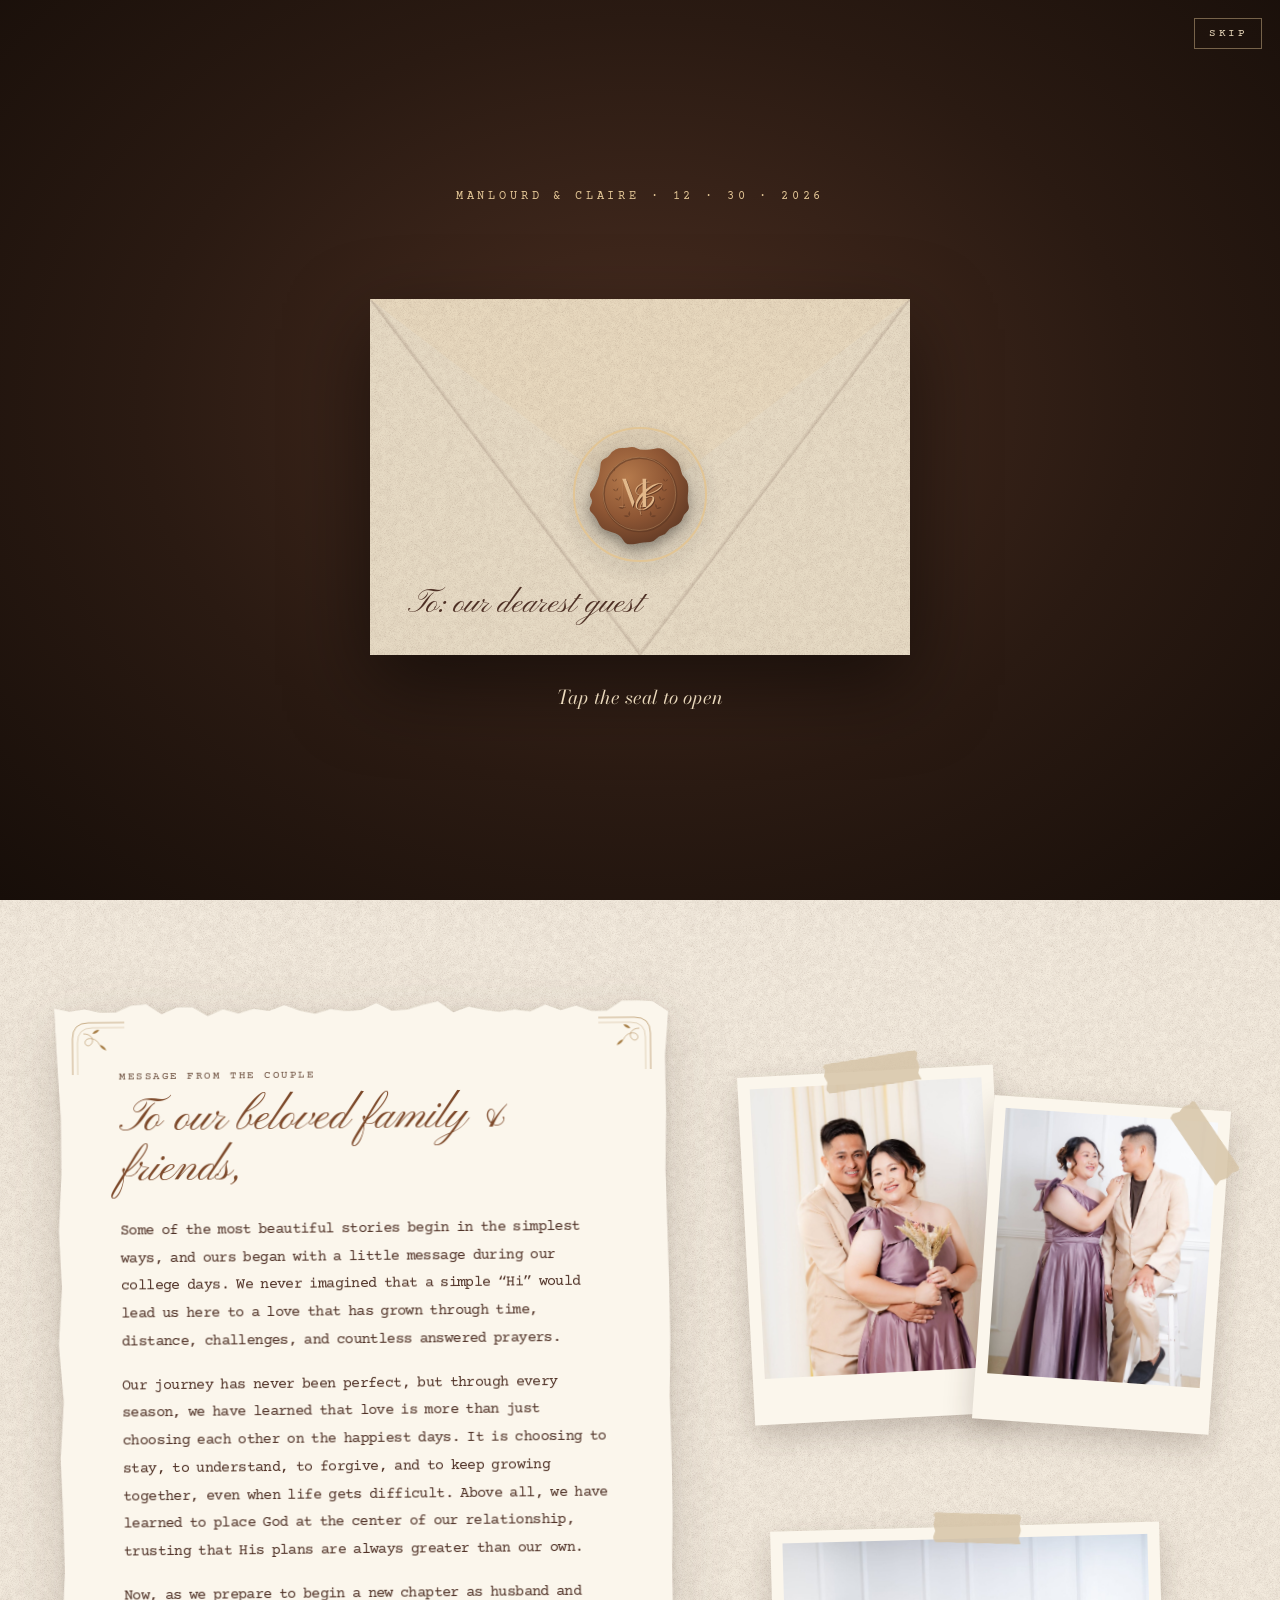
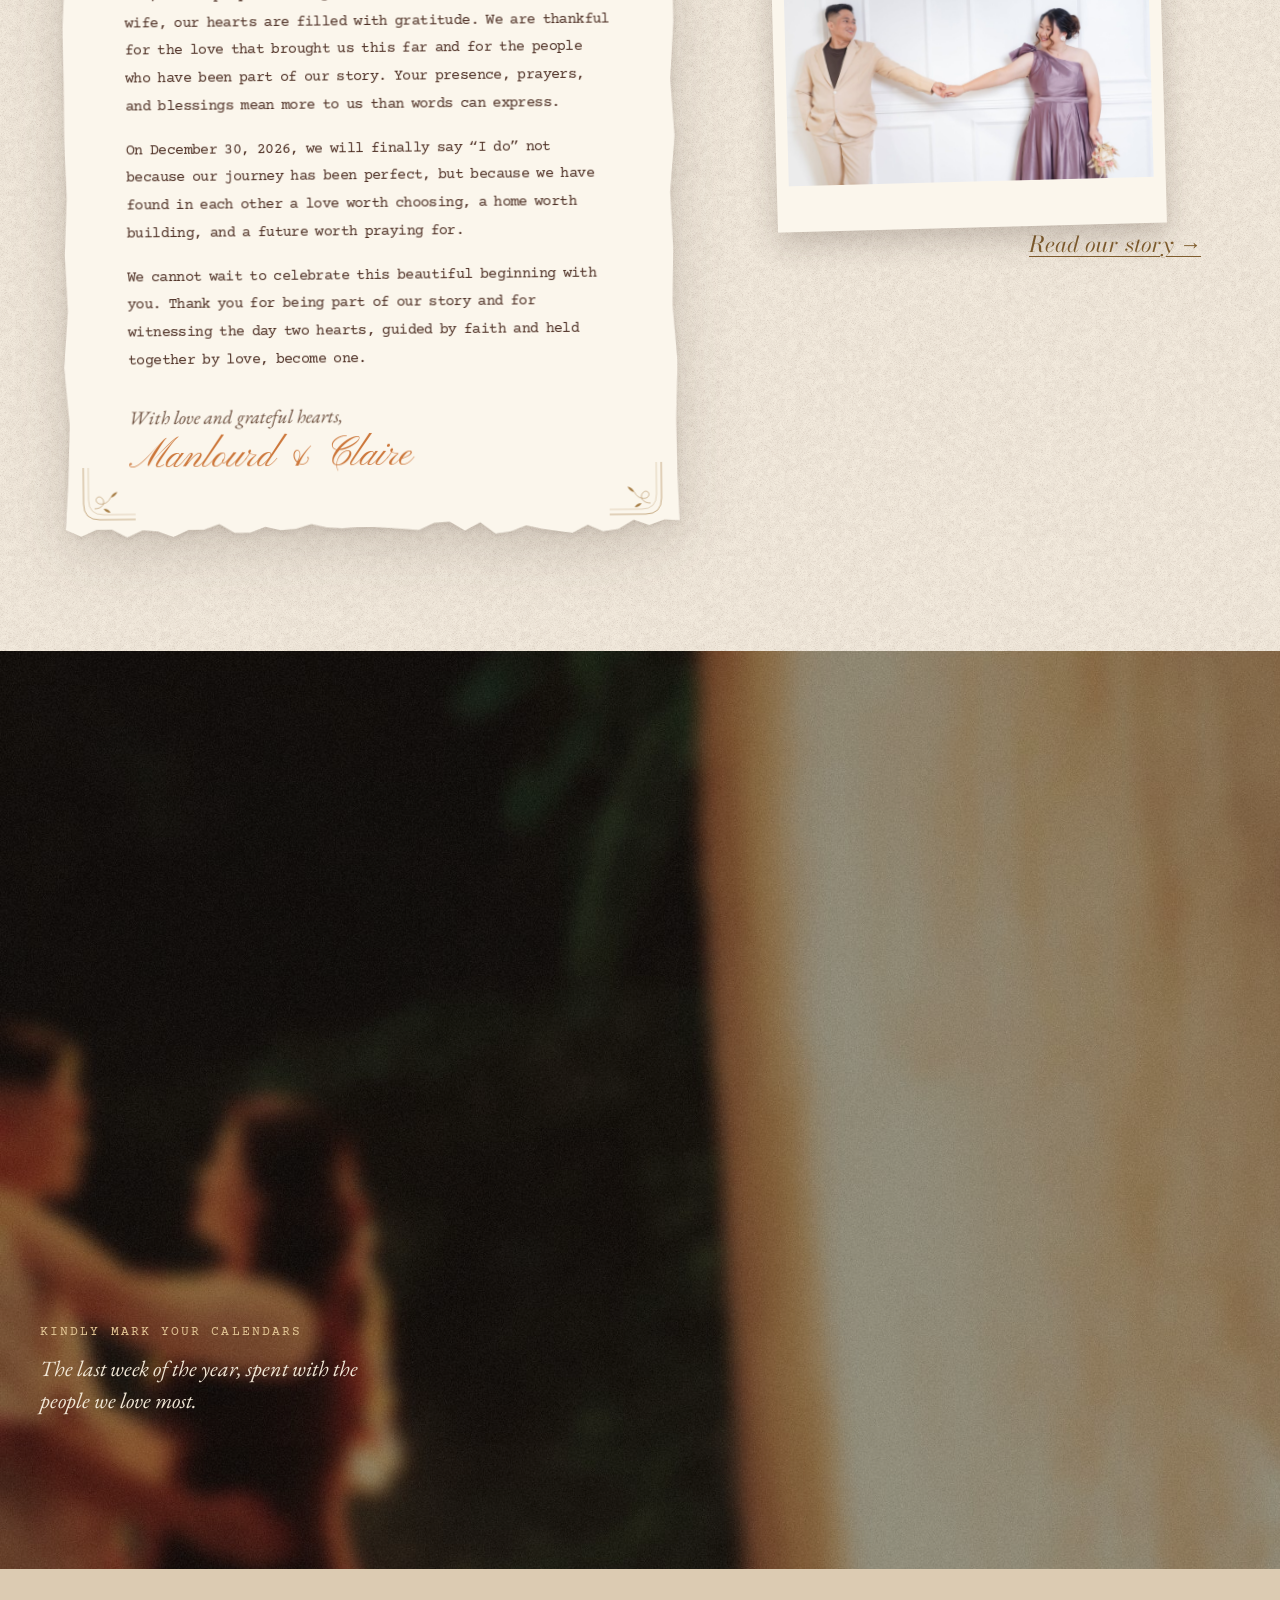
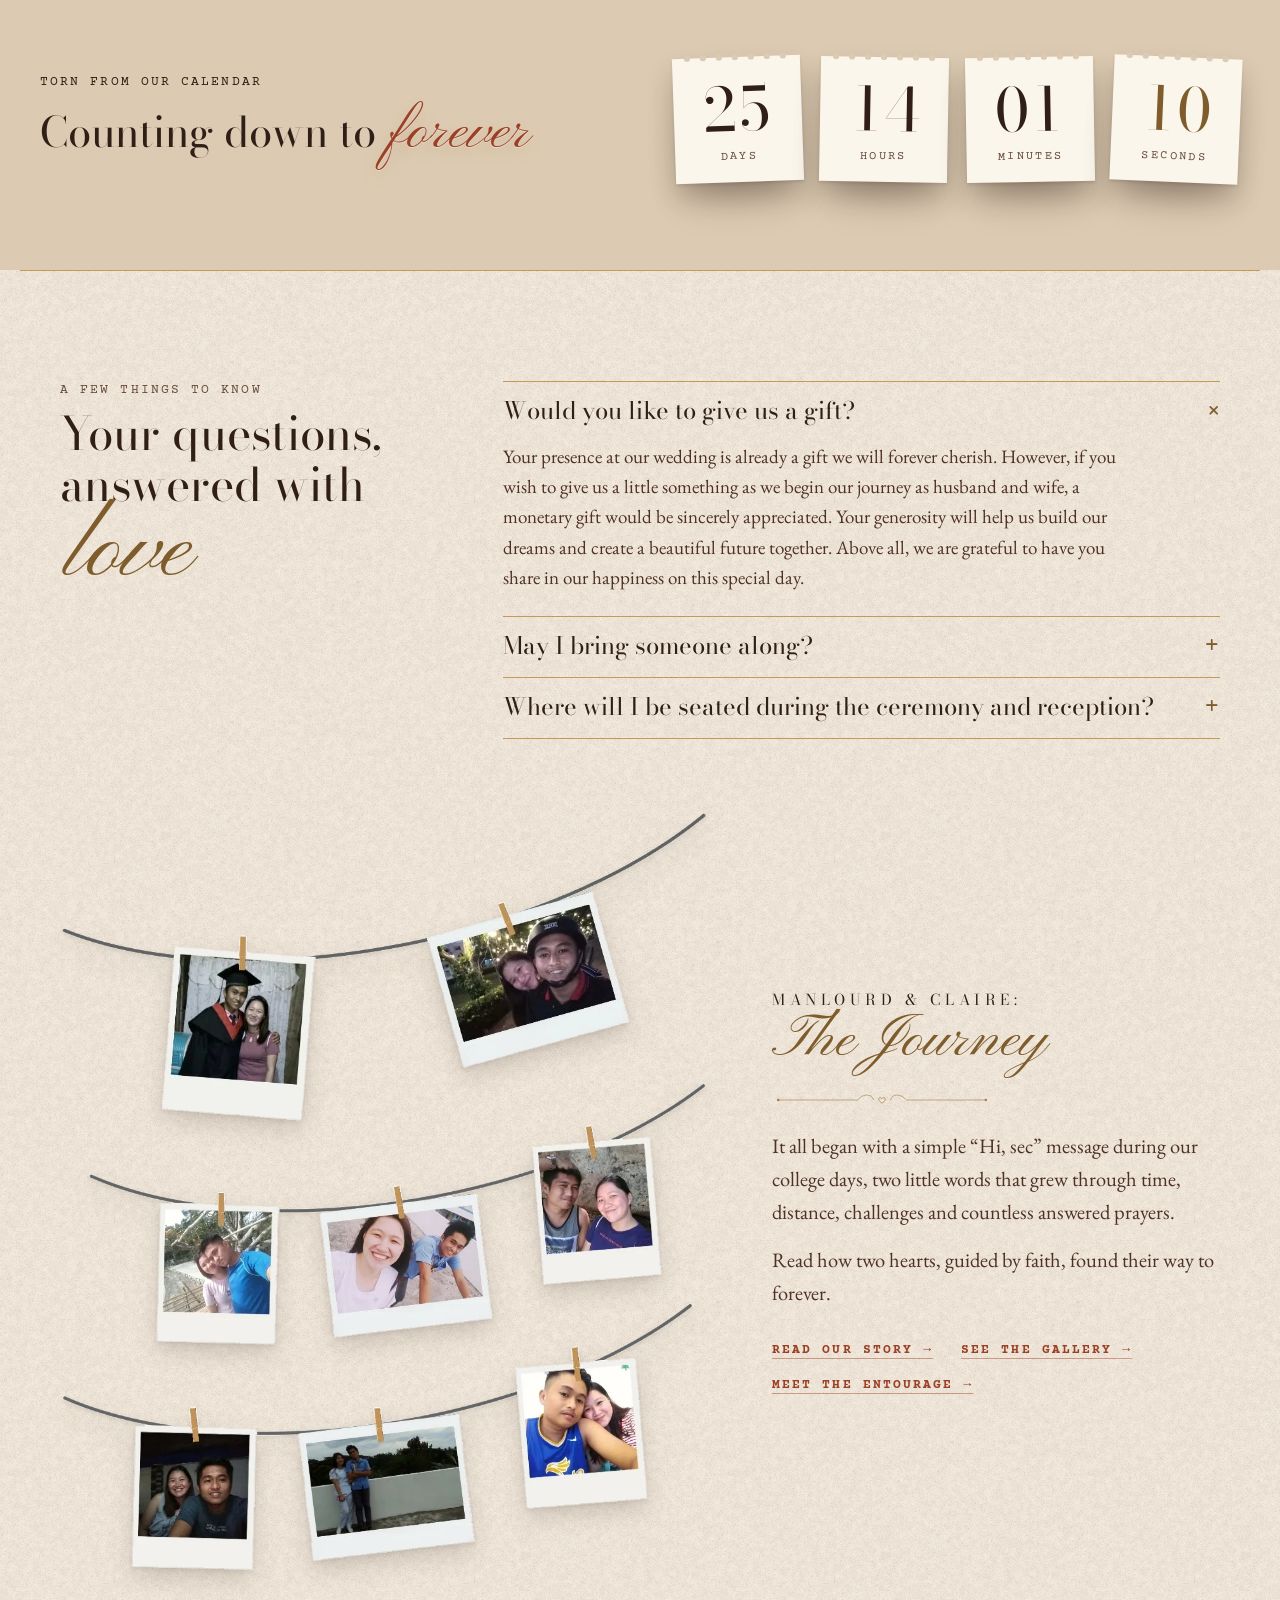
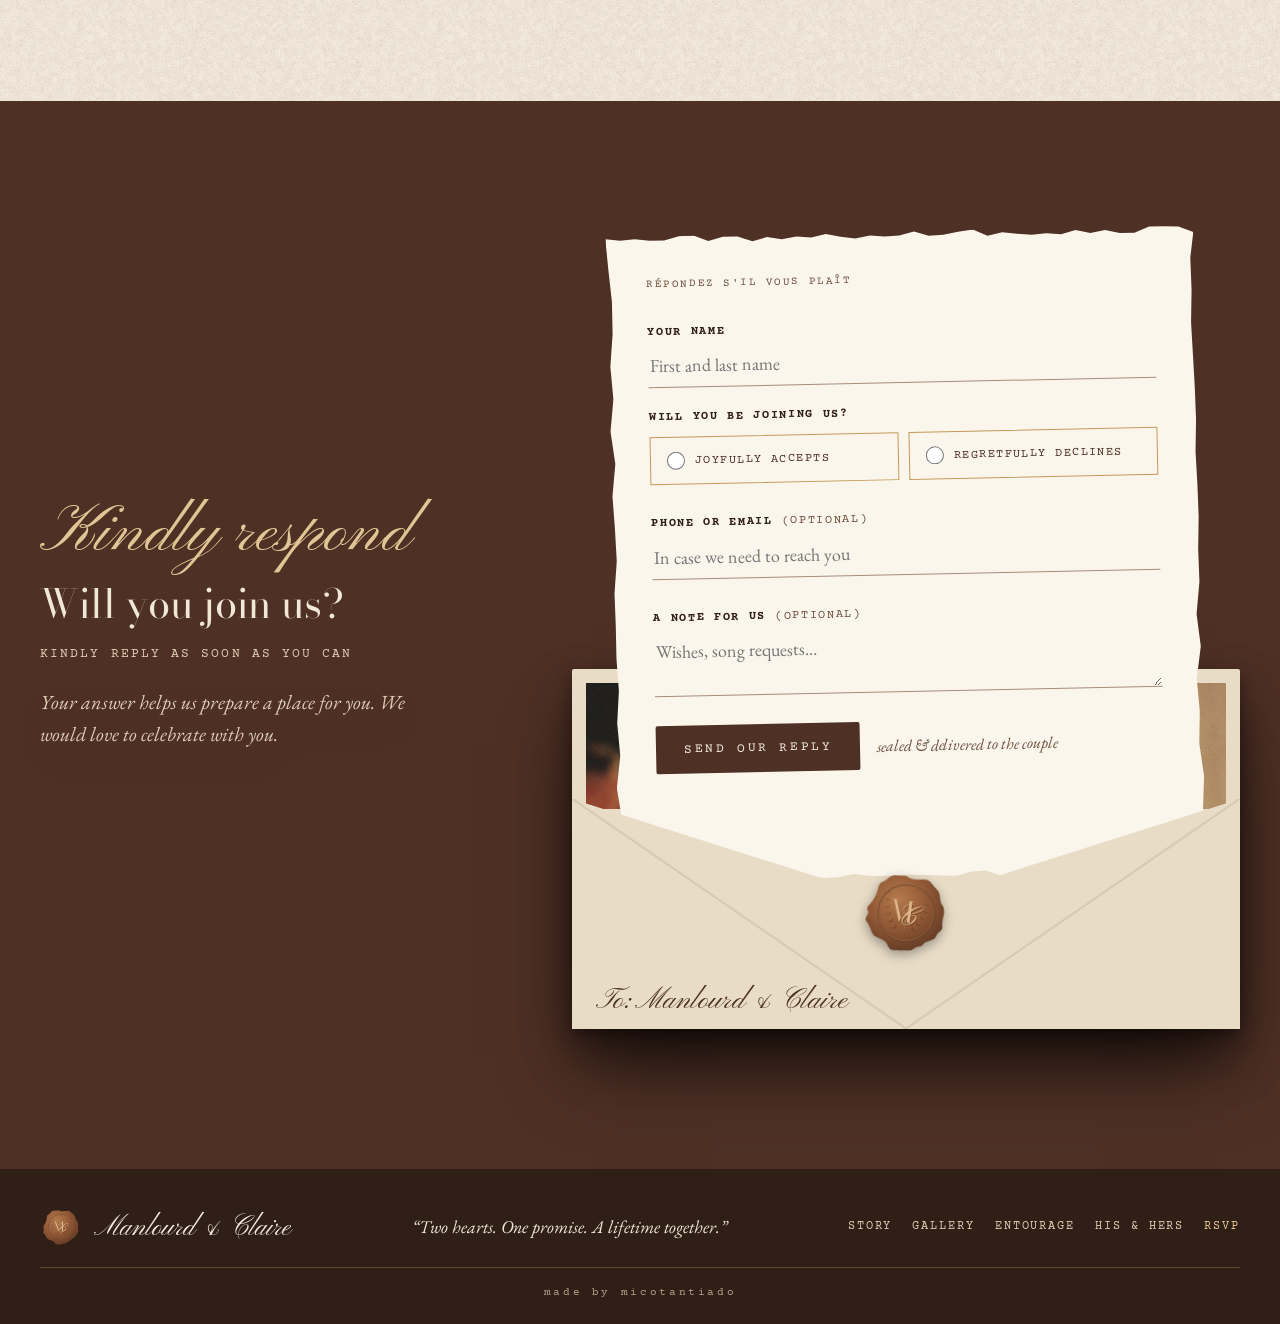
<file: index.html>
<!doctype html>
<html lang="en">
<head>
  <meta charset="utf-8">
  <meta name="viewport" content="width=device-width, initial-scale=1">
  <title>Manlourd &amp; Claire | December 30, 2026</title>
  <meta name="description" content="The wedding of Manlourd & Claire — December 30, 2026. Our story, the details, and your RSVP.">
  <meta property="og:title" content="Manlourd & Claire | December 30, 2026">
  <meta property="og:description" content="Two hearts. One promise. A lifetime together. Join us on December 30, 2026.">
  <meta property="og:image" content="assets/img/hero-portal.jpg">
  <meta name="theme-color" content="#4E3025">
  <link rel="icon" href="assets/img/wax-seal.svg" type="image/svg+xml">
  <link rel="preconnect" href="https://fonts.googleapis.com">
  <link rel="preconnect" href="https://fonts.gstatic.com" crossorigin>
  <link href="https://fonts.googleapis.com/css2?family=Bodoni+Moda:ital,opsz,wght@0,6..96,400..600;1,6..96,400&family=Courier+Prime:wght@400;700&family=EB+Garamond:ital,wght@0,400;0,500;1,400&family=Pinyon+Script&display=swap" rel="stylesheet">
  <script>
    /* Show the opening envelope on the first visit of this browser session (not for links to a section like #rsvp). */
    (function () {
      var d = document.documentElement, seen = null;
      try { seen = sessionStorage.getItem("mc-opened"); } catch (e) {}
      if (!seen && !location.hash) {
        d.classList.add("has-opener");
        setTimeout(function () { if (!window.__openerReady) d.classList.remove("has-opener"); }, 8000);
      }
    })();
  </script>
  <link rel="stylesheet" href="assets/css/style.css">
</head>
<body>
<!-- Opening envelope (first visit only; see assets/js/music.js) -->
<div id="opener" class="opener" role="dialog" aria-modal="true" aria-label="Wedding invitation">
  <button class="opener-skip" type="button">Skip</button>
  <p class="opener-kicker">Manlourd &amp; Claire <span aria-hidden="true">·</span> 12 · 30 · 2026</p>
  <div class="env">
    <div class="env-back" aria-hidden="true"></div>
    <div class="env-card" aria-hidden="true">
      <picture>
        <source media="(max-width: 760px)" srcset="assets/img/hero-portal-tall.jpg">
        <img src="assets/img/hero-portal.jpg" alt="">
      </picture>
      <span class="env-mono">M <i>&amp;</i> C</span>
    </div>
    <div class="env-front"><p class="env-to">To: <span class="env-name">our dearest guest</span></p></div>
    <div class="env-flap" aria-hidden="true"><span class="flap-out"></span><span class="flap-in"></span></div>
    <button class="env-seal" type="button" aria-label="Open the invitation"><img src="assets/img/wax-seal.svg" alt=""></button>
  </div>
  <p class="opener-hint">Tap the seal to open</p>
</div>

<a class="skip" href="#main">Skip to content</a>

<header class="site-header over-hero">
  <div class="bar">
    <a class="mark" href="index.html" aria-label="Manlourd and Claire, home"><img src="assets/img/wax-seal.svg" alt="" width="260" height="260"><span class="script">Manlourd &amp; Claire</span></a>
    <nav class="nav" aria-label="Main">
      <button class="menu-btn" type="button" aria-expanded="false" aria-controls="menu">Menu</button>
      <ul id="menu">
        <li><a href="story.html">Story</a></li>
        <li><a href="gallery.html">Gallery</a></li>

        <li><a href="entourage.html">Entourage</a></li>
        <li><a href="qna.html">His &amp; Hers</a></li>
        <li><a class="rsvp-link" href="#rsvp">RSVP</a></li>
      </ul>
    </nav>
  </div>
</header>

<main id="main">

  <!-- Hero -->
  <section class="hero" aria-label="Welcome">
    <picture>
      <source media="(max-width: 760px)" srcset="assets/img/hero-portal-tall.jpg">
      <img src="assets/img/hero-portal.jpg" alt="Manlourd and Claire embracing under a lit concrete doorway at night" width="1800" height="1200" fetchpriority="high">
    </picture>
    <div class="hero-mat" aria-hidden="true"></div>
    <div class="hero-copy">
      <p class="hero-kicker">The wedding of</p>
      <h1>Manlourd <span class="amp">&amp;</span> Claire</h1>
      <p class="hero-date"><span>Wednesday</span><span class="dot" aria-hidden="true"></span><span>30 December 2026</span><span class="dot last" aria-hidden="true"></span><span class="place">Virac, Catanduanes</span></p>
    </div>
    <a class="scroll-cue" href="#letter">Scroll</a>
  </section>

  <!-- Message from the couple -->
  <section class="wrap letter-section" id="letter" aria-label="A message from the couple">
    <div class="letter reveal">
      <div class="deckle corners">
        <img class="corner tl" src="assets/img/corner-flourish.svg" alt="">
        <img class="corner tr" src="assets/img/corner-flourish.svg" alt="">
        <img class="corner bl" src="assets/img/corner-flourish.svg" alt="">
        <img class="corner br" src="assets/img/corner-flourish.svg" alt="">
        <p class="label-sm">MESSAGE FROM THE COUPLE</p>
        <h2 class="greet" style="margin-top: 8px;">To our beloved family &amp; friends,</h2>
        <div class="typed">
          <p>Some of the most beautiful stories begin in the simplest ways, and ours began with a little message during our college days. We never imagined that a simple “Hi” would lead us here to a love that has grown through time, distance, challenges, and countless answered prayers.</p>
          <p>Our journey has never been perfect, but through every season, we have learned that love is more than just choosing each other on the happiest days. It is choosing to stay, to understand, to forgive, and to keep growing together, even when life gets difficult. Above all, we have learned to place God at the center of our relationship, trusting that His plans are always greater than our own.</p>
          <p>Now, as we prepare to begin a new chapter as husband and wife, our hearts are filled with gratitude. We are thankful for the love that brought us this far and for the people who have been part of our story. Your presence, prayers, and blessings mean more to us than words can express.</p>
          <p>On December 30, 2026, we will finally say “I do” not because our journey has been perfect, but because we have found in each other a love worth choosing, a home worth building, and a future worth praying for.</p>
          <p>We cannot wait to celebrate this beautiful beginning with you. Thank you for being part of our story and for witnessing the day two hearts, guided by faith and held together by love, become one.</p>
        </div>
        <p class="signoff">With love and grateful hearts,</p>
        <p class="signature">Manlourd &amp; Claire</p>
      </div>
    </div>
    <div class="pinboard reveal" aria-label="Snapshots">
      <figure class="snapshot one">
        <span class="tape" style="left: 34%; top: -14px; transform: rotate(-6deg);"></span>
        <img src="assets/img/messagephoto-1.jpg" alt="Manlourd holding Claire from behind as she holds a small bouquet" style="object-position: 50% 30%;" loading="lazy">
      </figure>
      <figure class="snapshot two">
        <span class="tape" style="right: -18px; top: 18px; transform: rotate(52deg); width: 84px;"></span>
        <img src="assets/img/messagephoto-2.jpg" alt="Claire resting her hand on Manlourd's shoulder as he sits on a stool" style="object-position: 50% 22%;" loading="lazy">
      </figure>
      <figure class="snapshot three">
        <span class="tape" style="left: 42%; top: -13px; transform: rotate(3deg); width: 88px;"></span>
        <img src="assets/img/messagephoto-3.jpg" alt="Manlourd and Claire holding hands against a white panelled wall" loading="lazy">
      </figure>
      <a class="more" href="story.html">Read our story →</a>
    </div>
  </section>

  <!-- Save the date -->
  <section class="save-date" aria-labelledby="save-title">
    <div class="save-inner">
      <div class="save-aside">
        <p class="label">Kindly mark your calendars</p>
        <p>The last week of the year, spent with the people we love most.</p>
      </div>
      <div class="cartouche-wrap reveal">
        <div class="cartouche">
          <p class="eyebrow muted" style="font-size: 12px;">Save the date</p>
          <h2 class="script" id="save-title">Order of the day</h2>
          <p class="date">Wednesday, 12.30.2026</p>
          <ul class="schedule">
            <li><div><div class="what">CEREMONY</div><div class="where">Immaculate Conception Cathedral</div></div><div class="when">2:00 PM</div></li>
            <li><div><div class="what">RECEPTION</div><div class="where">Provincial Capitol Dome</div></div><div class="when">5:00 PM</div></li>
          </ul>
          <p class="label-sm" style="margin-top: 16px;">VIRAC, CATANDUANES</p>
        </div>
        <div class="swatch-card">
          <span class="tape" style="width: 80px; left: 18px; top: -12px; transform: rotate(-10deg);"></span>
          <div class="deckle">
            <p class="label-sm">DRESS CODE</p>
            <p class="t">Formal · our motif</p>
            <div class="swatches motif" role="img" aria-label="Wedding motif: espresso, cinnamon, mocha, sand, butter yellow, peach and blush">
              <span style="background: #603B28;"></span>
              <span style="background: #9B5F3D;"></span>
              <span style="background: #B38065;"></span>
              <span style="background: #DABD9F;"></span>
              <span style="background: #FFD89F;"></span>
              <span style="background: #F4CDAC;"></span>
              <span style="background: #EFAFA6;"></span>
            </div>
            <p class="swatch-note">Long gowns &amp; dresses for the ladies, long sleeves &amp; slacks for the gentlemen.</p>
            <button class="attire-open" type="button" data-attire-open aria-haspopup="dialog">Press to see the attire guide <span aria-hidden="true">→</span></button>
          </div>
        </div>
      </div>
    </div>
  </section>

  <!-- Countdown -->
  <section class="countdown" aria-labelledby="cd-title">
    <div class="countdown-inner">
      <div>
        <p class="label">Torn from our calendar</p>
        <h2 id="cd-title">Counting down to <span class="script">forever</span></h2>
      </div>
      <div class="leaves" data-countdown role="timer" aria-live="off">
        <div class="leaf"><div class="n" data-unit="days">0</div><div class="u">DAYS</div></div>
        <div class="leaf"><div class="n" data-unit="hours">00</div><div class="u">HOURS</div></div>
        <div class="leaf"><div class="n" data-unit="mins">00</div><div class="u">MINUTES</div></div>
        <div class="leaf"><div class="n" data-unit="secs">00</div><div class="u">SECONDS</div></div>
      </div>
    </div>
  </section>

  <!-- FAQ -->
  <section class="wrap faq" aria-labelledby="faq-title">
    <div class="faq-intro">
      <p class="label muted">A few things to know</p>
      <h2 class="section-title" id="faq-title" style="margin-top: 8px;">Your questions, answered with <span class="script love">love</span></h2>
    </div>
    <div class="faq-list">
      <details open>
        <summary>Would you like to give us a gift?<span class="plus" aria-hidden="true">+</span></summary>
        <p>Your presence at our wedding is already a gift we will forever cherish. However, if you wish to give us a little something as we begin our journey as husband and wife, a monetary gift would be sincerely appreciated. Your generosity will help us build our dreams and create a beautiful future together. Above all, we are grateful to have you share in our happiness on this special day.</p>
      </details>
      <details>
        <summary>May I bring someone along?<span class="plus" aria-hidden="true">+</span></summary>
        <p>We kindly ask that you follow the number of guests indicated on your invitation, as we have thoughtfully prepared our celebration for our invited loved ones. Thank you for understanding and for being part of this meaningful milestone in our lives.</p>
      </details>
      <details>
        <summary>Where will I be seated during the ceremony and reception?<span class="plus" aria-hidden="true">+</span></summary>
        <p>For both our wedding ceremony and reception, we kindly ask you to follow the designated seating arrangements. Our coordinators and ushers will be happy to guide you to your assigned seats. We encourage everyone to arrive early, settle in comfortably, and share with us the joy of this beautiful milestone as we begin our forever together.</p>
      </details>
    </div>
  </section>

  <!-- Journey teaser -->
  <section class="wrap collage-section" aria-labelledby="journey-title">
    <div class="clothesline reveal" role="group" aria-label="Snapshots from our years together">
      <img class="line l1" src="assets/img/hanging-1.webp" width="1013" height="489" loading="lazy" alt="Two polaroids pinned to a string: Manlourd's graduation with Claire beside him, and a night selfie of the two with Manlourd in his helmet">
      <img class="line l2" src="assets/img/hanging-2.webp" width="1024" height="442" loading="lazy" alt="Three polaroids on a string: a selfie under the trees, Claire smiling with Manlourd behind her, and the two of them by the rocks">
      <img class="line l3" src="assets/img/hanging-3.webp" width="1001" height="428" loading="lazy" alt="Three polaroids on a string: an evening selfie, the two standing on a rooftop, and Claire leaning on Manlourd's shoulder">
    </div>
    <div class="collage-text reveal">
      <p class="display" style="font-size: 15px; letter-spacing: .3em;">MANLOURD &amp; CLAIRE:</p>
      <h2 class="script" id="journey-title">The Journey</h2>
      <img src="assets/img/heart-divider.svg" alt="" style="width: 220px; margin: 14px 0 18px;">
      <p class="lead">It all began with a simple “Hi, sec” message during our college days, two little words that grew through time, distance, challenges and countless answered prayers.</p>
      <p class="lead" style="margin-top: 16px;">Read how two hearts, guided by faith, found their way to forever.</p>
      <div class="link-row">
        <a href="story.html">Read our story →</a>
        <a href="gallery.html">See the gallery →</a>
        <a href="entourage.html">Meet the entourage →</a>
      </div>
    </div>
  </section>

  <!-- RSVP -->
  <section class="rsvp" id="rsvp" aria-labelledby="rsvp-title">
    <div class="rsvp-inner">
      <div class="rsvp-copy">
        <p class="script" aria-hidden="true">Kindly respond</p>
        <h2 id="rsvp-title">Will you join us?</h2>
        <p class="label" id="rsvp-deadline">Kindly reply as soon as you can</p>
        <p class="note">Your answer helps us prepare a place for you. We would love to celebrate with you.</p>
      </div>
      <div class="envelope">
        <div class="back" aria-hidden="true"></div>
        <div class="liner" aria-hidden="true"></div>
        <div class="reply-card deckle">
          <form id="rsvp-form" novalidate>
            <p class="label-sm">RÉPONDEZ S'IL VOUS PLAÎT</p>
            <div>
              <label class="f" for="guest-name">Your name</label>
              <input class="field" id="guest-name" name="name" type="text" autocomplete="name" placeholder="First and last name" maxlength="120" required>
            </div>
            <fieldset>
              <legend>Will you be joining us?</legend>
              <div class="choices">
                <label class="choice"><input type="radio" id="attend-yes" name="attending" value="yes" required>Joyfully accepts</label>
                <label class="choice"><input type="radio" id="attend-no" name="attending" value="no">Regretfully declines</label>
              </div>
            </fieldset>
            <div class="if-attending" hidden>
              <label class="f" for="guest-seats">How many of you are coming, including you?</label>
              <select class="field" id="guest-seats" name="seats">
                <option value="1">1 · just me</option>
                <option value="2">2</option>
                <option value="3">3</option>
                <option value="4">4</option>
                <option value="5">5</option>
              </select>
              <p class="field-hint">Please follow the number of guests on your invitation.</p>
            </div>
            <div>
              <label class="f" for="guest-contact">Phone or email <span class="muted">(optional)</span></label>
              <input class="field" id="guest-contact" name="contact" type="text" autocomplete="email" maxlength="120" placeholder="In case we need to reach you">
            </div>
            <div>
              <label class="f" for="guest-note">A note for us <span class="muted">(optional)</span></label>
              <textarea class="field" id="guest-note" name="message" rows="2" maxlength="1000" placeholder="Wishes, song requests…"></textarea>
            </div>
            <div class="hidden-field" aria-hidden="true">
              <label for="website">Leave this empty</label>
              <input id="website" name="website" type="text" tabindex="-1" autocomplete="off">
            </div>
            <div class="form-foot">
              <button class="btn" type="submit">Send our reply</button>
              <p class="form-msg" role="status" aria-live="polite">sealed &amp; delivered to the couple</p>
            </div>
          </form>
          <div class="rsvp-closed" hidden>
            <p class="script">With thanks</p>
            <p>RSVPs are now closed. If you still need to reach us, please message Manlourd or Claire directly.</p>
          </div>
          <div class="thanks" hidden>
            <p class="script">See you there!</p>
            <p></p>
          </div>
        </div>
        <div class="front" aria-hidden="true"></div>
        <div class="fold" aria-hidden="true"></div>
        <img class="seal" src="assets/img/wax-seal.svg" alt="" width="260" height="260">
        <p class="addr" aria-hidden="true">To: Manlourd &amp; Claire</p>
      </div>
    </div>
  </section>

</main>

<dialog class="attire" aria-labelledby="attire-title">
  <div class="attire-sheet">
    <button class="attire-close" type="button" data-attire-close aria-label="Close the attire guide">Close ✕</button>
    <header class="attire-head">
      <p class="label-sm">Dress code · December 30, 2026</p>
      <h2 class="script" id="attire-title">Attire Guide</h2>
      <p class="attire-sub">Our wedding motif</p>
      <ul class="attire-palette" aria-label="Motif colours">
          <li><span style="background: #603B28;"></span>Espresso</li>
          <li><span style="background: #9B5F3D;"></span>Cinnamon</li>
          <li><span style="background: #B38065;"></span>Mocha</li>
          <li><span style="background: #DABD9F;"></span>Sand</li>
          <li><span style="background: #FFD89F;"></span>Butter</li>
          <li><span style="background: #F4CDAC;"></span>Peach</li>
          <li><span style="background: #EFAFA6;"></span>Blush</li>
      </ul>
    </header>

    <section class="attire-guests" aria-labelledby="attire-guests-title">
      <h3 id="attire-guests-title">For our guests</h3>
      <div class="attire-guests-row">
        <p><span class="label-sm">Ladies</span>Long dresses</p>
        <p><span class="label-sm">Gentlemen</span>Long-sleeved shirts with slacks</p>
      </div>
      <p class="attire-hint">Kindly follow our colour palette when choosing your attire.</p>
    </section>

    <section aria-labelledby="attire-ent-title">
      <h3 class="attire-kicker" id="attire-ent-title">For the entourage</h3>
      <ul class="attire-cards">
        <li class="attire-card" style="--i: 0;">
          <div class="attire-fig"><img src="assets/img/attire/principal.webp" alt="A woman in a dark brown off-shoulder gown beside a man in a brown suit and tie" loading="lazy"></div>
          <h4 class="script">Principal Sponsors</h4>
          <p><b>Ladies</b> · long gown in any shade of the wedding palette — chocolate brown, espresso, mocha, warm taupe, or champagne</p><p><b>Gentlemen</b> · formal suit in chocolate brown, espresso, mocha, warm taupe, or champagne</p>
        </li>
        <li class="attire-card" style="--i: 1;">
          <div class="attire-fig"><img src="assets/img/attire/secondary.webp" alt="A woman in a taupe gown with puff sleeves beside a man in a cream barong and dark brown slacks" loading="lazy"></div>
          <h4 class="script">Secondary Sponsors</h4>
          <p><b>Ladies</b> · taupe long gown</p><p><b>Gentlemen</b> · barong with dark brown slacks</p>
        </li>
        <li class="attire-card" style="--i: 2;">
          <div class="attire-fig"><img src="assets/img/attire/bridesmaids.webp" alt="Two bridesmaids holding white bouquets, one in a dark brown gown and one in champagne" loading="lazy"></div>
          <h4 class="script">Bridesmaids</h4>
          <p>Long gown in <b>dark brown</b> or <b>champagne</b></p>
        </li>
        <li class="attire-card" style="--i: 3;">
          <div class="attire-fig"><img src="assets/img/attire/groomsmen.webp" alt="A man in a cream barong, black slacks and black shoes" loading="lazy"></div>
          <h4 class="script">Groomsmen</h4>
          <p>Barong, <b>black</b> slacks</p><p>and black shoes</p>
        </li>
        <li class="attire-card" style="--i: 4;">
          <div class="attire-fig"><img src="assets/img/attire/bearers.webp" alt="Two girls holding flower baskets, one in a mauve gown and one in nude" loading="lazy"></div>
          <h4 class="script">Bearers</h4>
          <p>Long gown in <b>mauve</b> or <b>nude</b></p>
        </li>
      </ul>
    </section>
    <p class="attire-foot">Unsure about an outfit? Message Manlourd or Claire, we're happy to help.</p>
  </div>
</dialog>

<footer class="site-footer">
  <div class="foot">
    <a class="mark" href="index.html" aria-label="Manlourd and Claire, home"><img src="assets/img/wax-seal.svg" alt="" width="260" height="260" loading="lazy"><span class="script">Manlourd &amp; Claire</span></a>
    <p class="quote">“Two hearts. One promise. A lifetime together.”</p>
    <nav aria-label="Footer">
      <ul><li><a href="story.html">Story</a></li><li><a href="gallery.html">Gallery</a></li><li><a href="entourage.html">Entourage</a></li><li><a href="qna.html">His &amp; Hers</a></li><li><a href="#rsvp" style="color: var(--gold-light);">RSVP</a></li></ul>
    </nav>
  </div>
  <p class="fine">made by micotantiado</p>
</footer>

<script src="assets/js/content.js"></script>
<script src="assets/js/main.js"></script>
<script src="assets/js/motion.js"></script>
<script src="assets/js/music.js"></script>
</body>
</html>
</file>
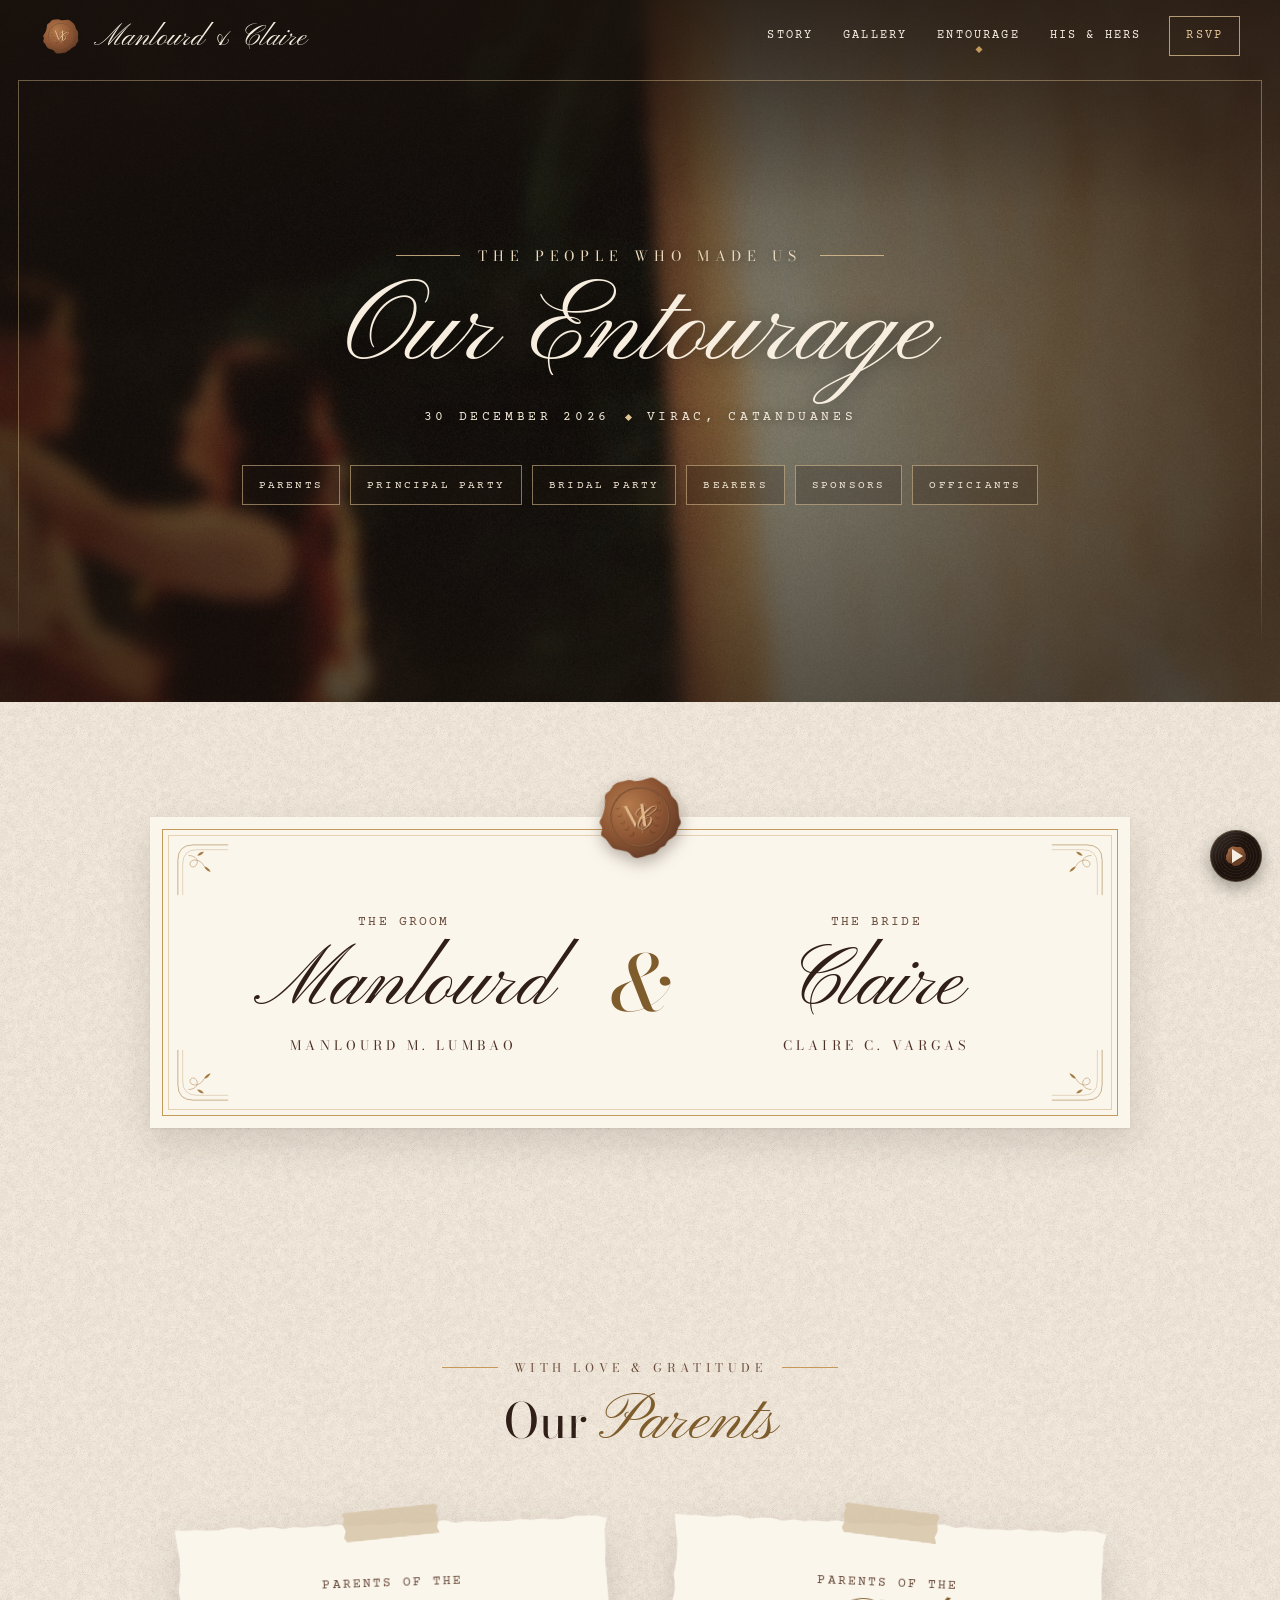
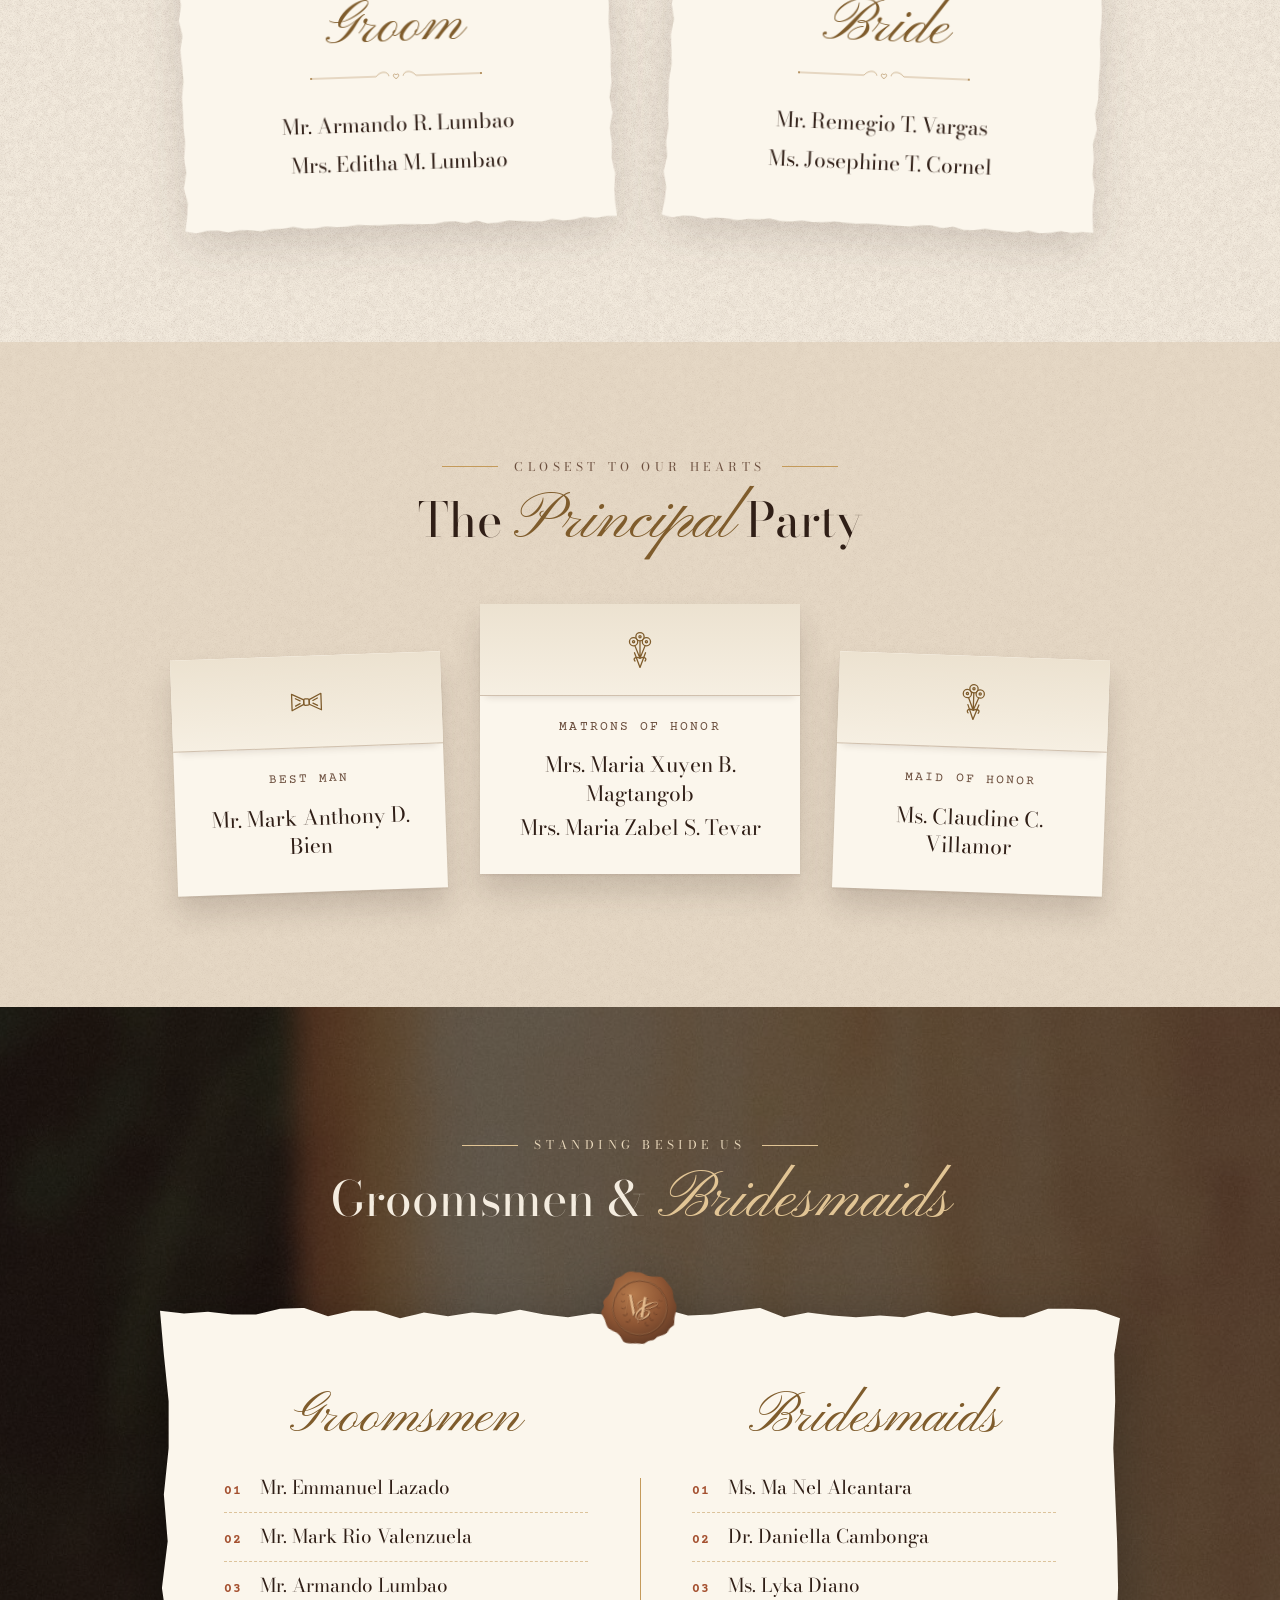
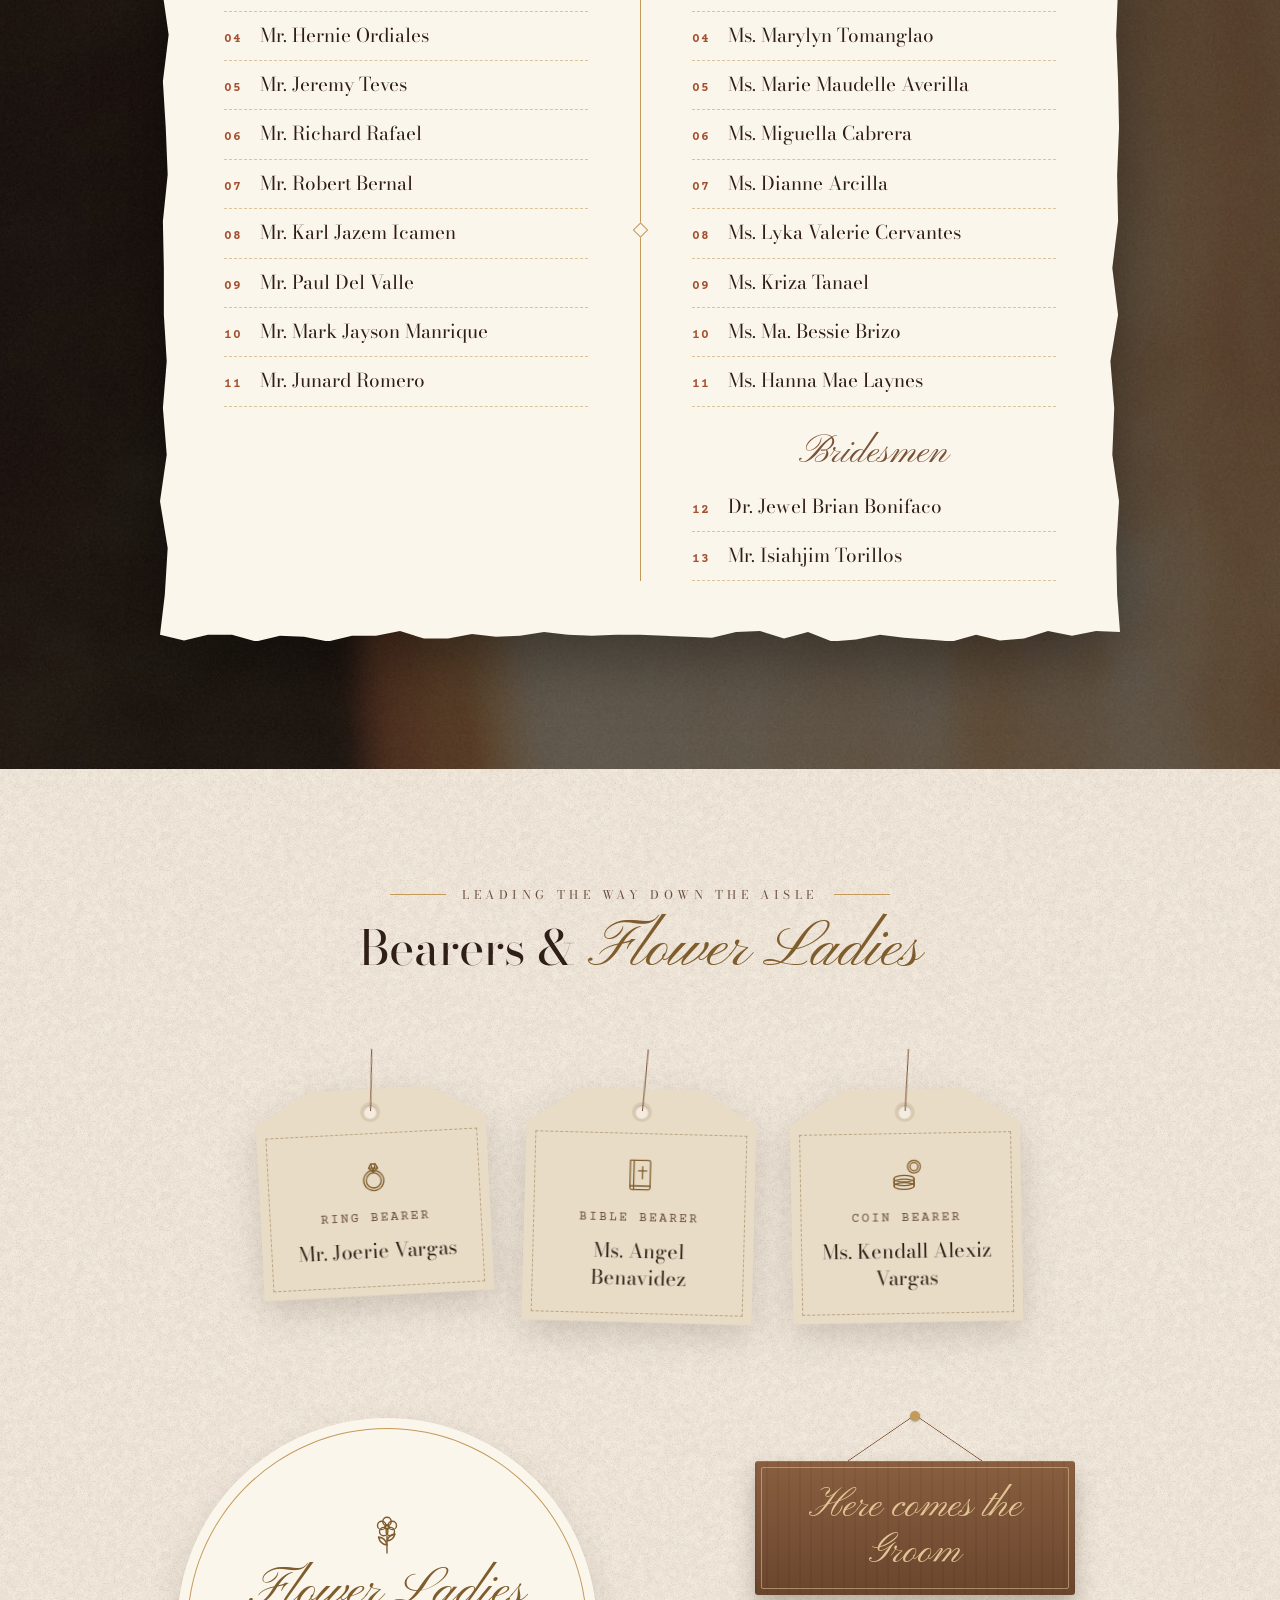
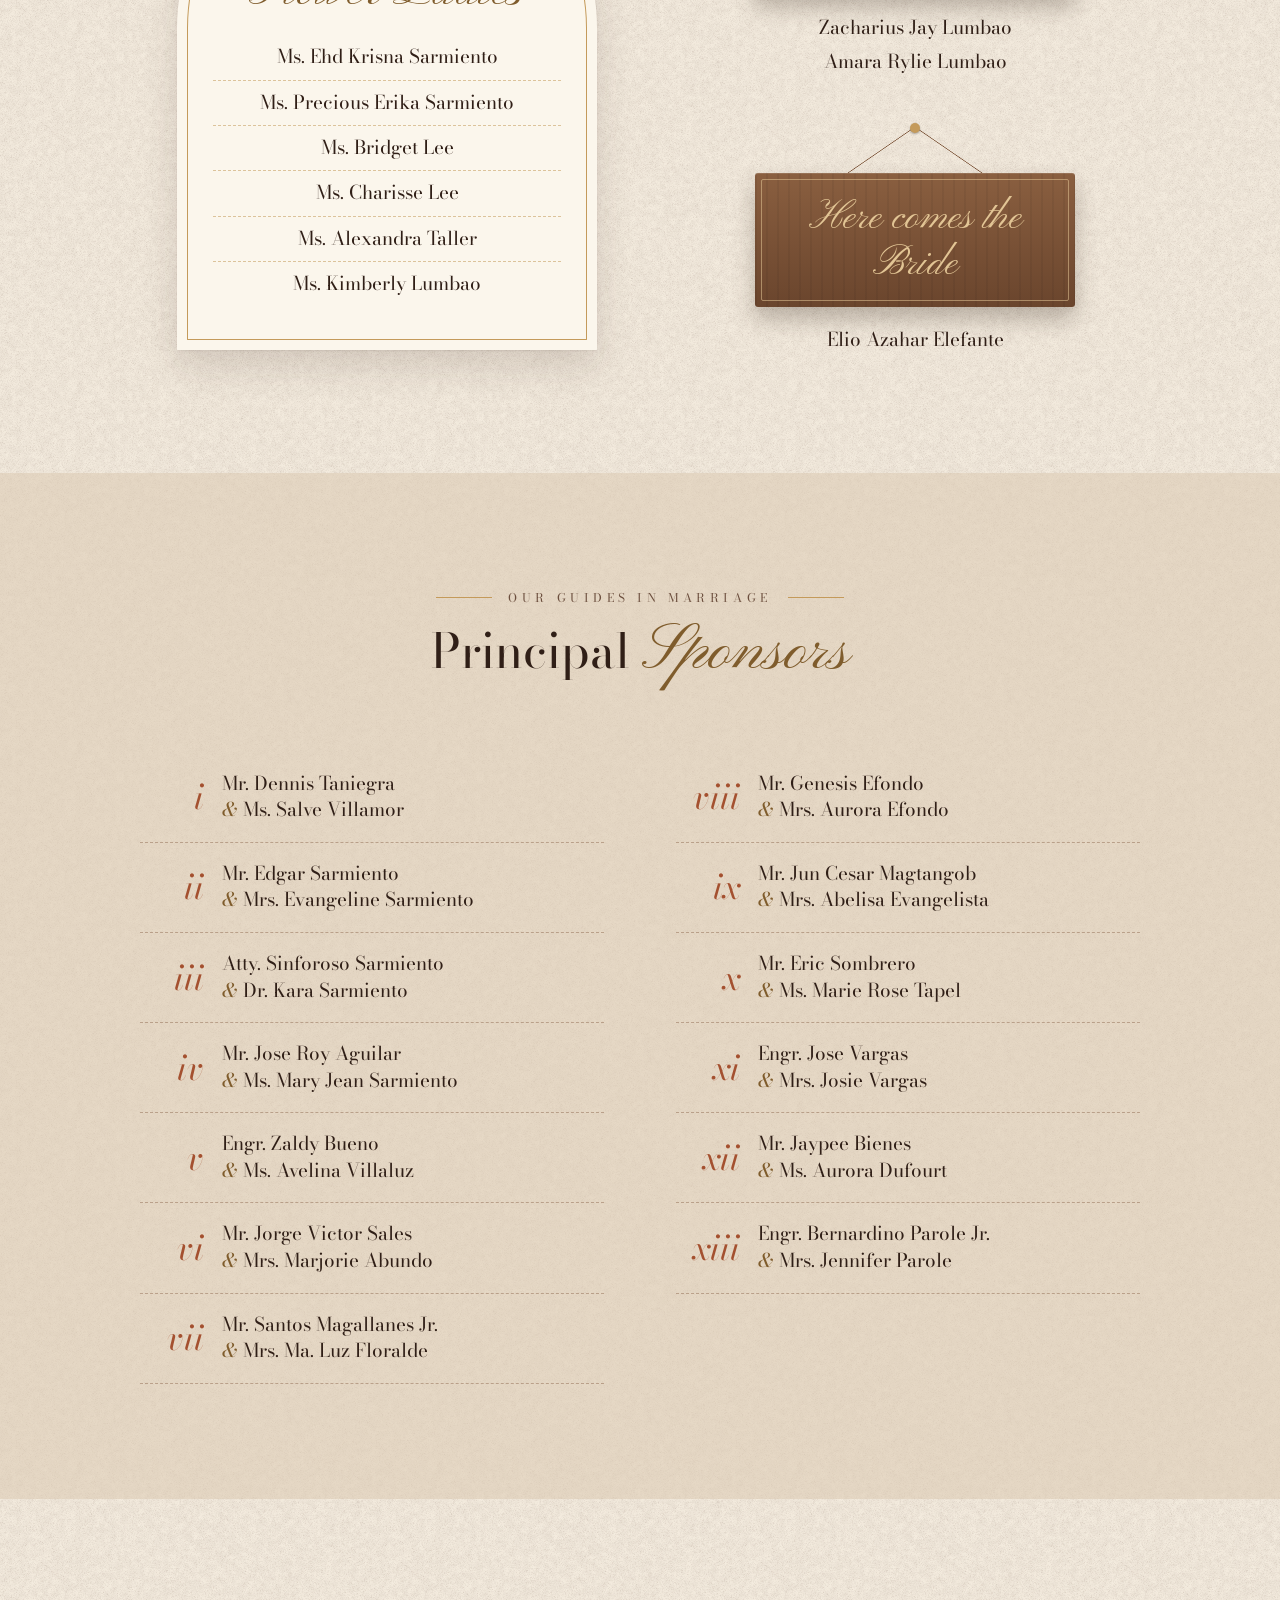
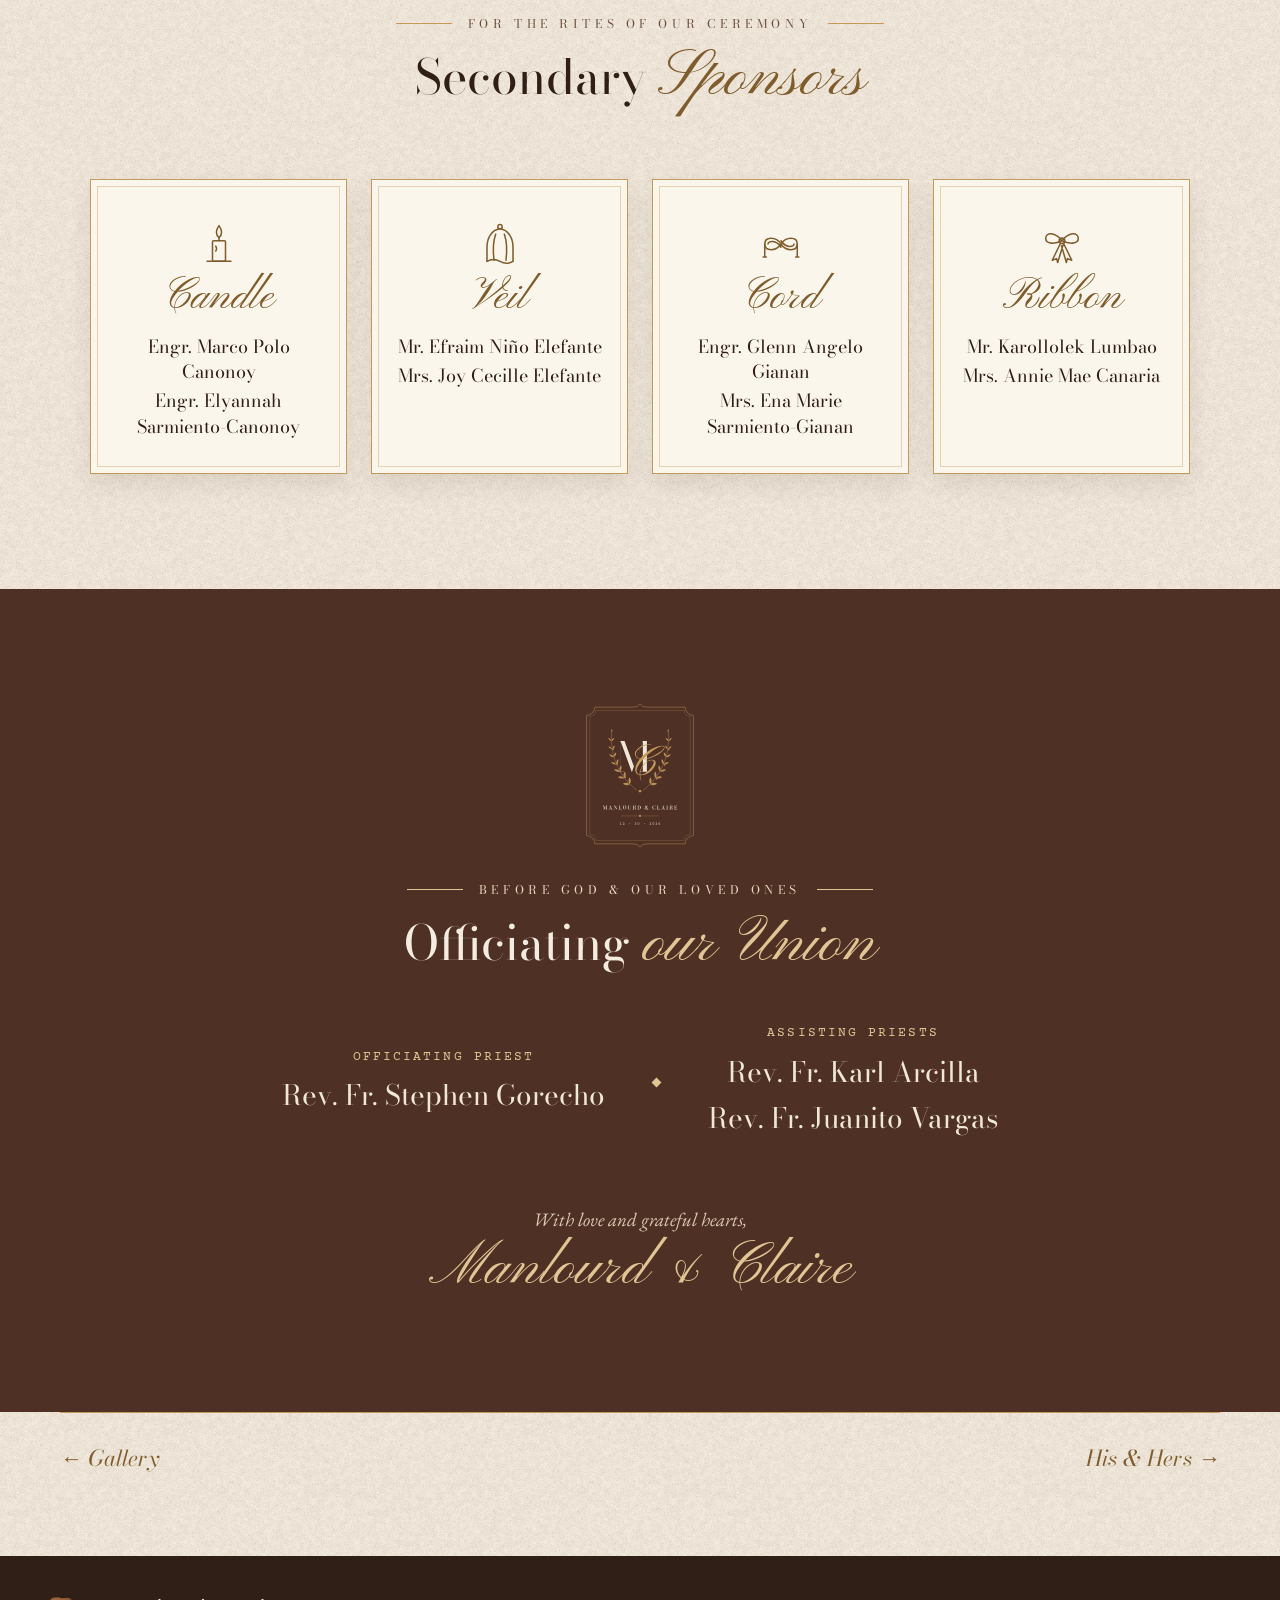
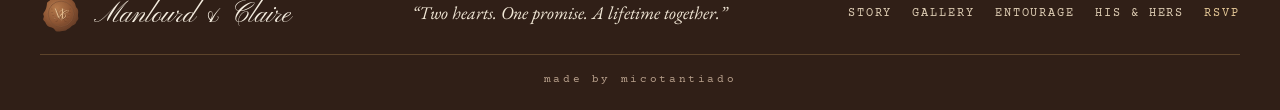
<file: entourage.html>
<!doctype html>
<html lang="en">
<head>
  <meta charset="utf-8">
  <meta name="viewport" content="width=device-width, initial-scale=1">
  <title>Our Entourage | Manlourd &amp; Claire</title>
  <meta name="description" content="The people who made us — the entourage of Manlourd & Claire, December 30, 2026, Virac, Catanduanes.">
  <meta name="theme-color" content="#4E3025">
  <link rel="icon" href="assets/img/wax-seal.svg" type="image/svg+xml">
  <link rel="preconnect" href="https://fonts.googleapis.com">
  <link rel="preconnect" href="https://fonts.gstatic.com" crossorigin>
  <link href="https://fonts.googleapis.com/css2?family=Bodoni+Moda:ital,opsz,wght@0,6..96,400..600;1,6..96,400&family=Courier+Prime&family=EB+Garamond:ital,wght@0,400;0,500;1,400&family=Pinyon+Script&display=swap" rel="stylesheet">
  <link rel="stylesheet" href="assets/css/style.css">
</head>
<body>
<a class="skip" href="#main">Skip to content</a>

<!-- Hand-drawn line icons, reused below with <use href="#i-…"> -->
<svg class="sprite" aria-hidden="true" focusable="false">
  <defs>
    <symbol id="i-bowtie" viewBox="0 0 48 48"><g fill="none" stroke="currentColor" stroke-width="1.4" stroke-linecap="round" stroke-linejoin="round"><path d="M8 15 L21 21.5 V26.5 L8 33 Z"/><path d="M40 15 L27 21.5 V26.5 L40 33 Z"/><rect x="21" y="20.5" width="6" height="7" rx="1.6"/><path d="M12 20 L17 22.5 M12 28 L17 25.5 M36 20 L31 22.5 M36 28 L31 25.5"/></g></symbol>
    <symbol id="i-bouquet" viewBox="0 0 48 48"><g fill="none" stroke="currentColor" stroke-width="1.4" stroke-linecap="round" stroke-linejoin="round"><circle cx="17" cy="15" r="4.5"/><circle cx="31" cy="15" r="4.5"/><circle cx="24" cy="9.5" r="4.5"/><circle cx="17" cy="15" r="1.2"/><circle cx="31" cy="15" r="1.2"/><circle cx="24" cy="9.5" r="1.2"/><path d="M18.5 19.5 L24 33 M29.5 19.5 L24 33 M24 14 V33"/><path d="M18 27 L24 43 L30 27"/><path d="M24 33 c-5 -2.5 -8 .5 -5.5 3 M24 33 c5 -2.5 8 .5 5.5 3"/></g></symbol>
    <symbol id="i-ring" viewBox="0 0 48 48"><g fill="none" stroke="currentColor" stroke-width="1.4" stroke-linecap="round" stroke-linejoin="round"><circle cx="24" cy="30" r="11"/><circle cx="24" cy="30" r="8.2"/><path d="M19 16.5 L21.5 12 H26.5 L29 16.5 L24 21 Z"/><path d="M19 16.5 H29 M21.5 12 L24 21 L26.5 12"/></g></symbol>
    <symbol id="i-bible" viewBox="0 0 48 48"><g fill="none" stroke="currentColor" stroke-width="1.4" stroke-linecap="round" stroke-linejoin="round"><path d="M13 8 H33 a2 2 0 0 1 2 2 V38 a2 2 0 0 1 -2 2 H15 a2 2 0 0 1 -2 -2 Z"/><path d="M17 8 V40"/><path d="M26.5 15 V28 M22 19.5 H31"/><path d="M13 36 H35"/></g></symbol>
    <symbol id="i-coins" viewBox="0 0 48 48"><g fill="none" stroke="currentColor" stroke-width="1.4" stroke-linecap="round" stroke-linejoin="round"><ellipse cx="22" cy="36" rx="11" ry="3.6"/><path d="M11 36 V32 M33 36 V32"/><ellipse cx="22" cy="32" rx="11" ry="3.6"/><path d="M11 32 V28 M33 32 V28"/><ellipse cx="22" cy="28" rx="11" ry="3.6"/><circle cx="33" cy="15" r="7"/><circle cx="33" cy="15" r="4.4"/></g></symbol>
    <symbol id="i-flower" viewBox="0 0 48 48"><g fill="none" stroke="currentColor" stroke-width="1.4" stroke-linecap="round" stroke-linejoin="round"><circle cx="24" cy="11.5" r="4.2"/><circle cx="29.3" cy="15.4" r="4.2"/><circle cx="27.3" cy="21.6" r="4.2"/><circle cx="20.7" cy="21.6" r="4.2"/><circle cx="18.7" cy="15.4" r="4.2"/><circle cx="24" cy="17" r="2.2"/><path d="M24 26 V43"/><path d="M24 35 c-4 -.5 -7.5 -3.5 -8.5 -8 4.5 .5 7.5 3.5 8.5 8z"/><path d="M24 31 c4 -.5 7 -3 8 -7 -4 .5 -7 3 -8 7z"/></g></symbol>
    <symbol id="i-candle" viewBox="0 0 48 48"><g fill="none" stroke="currentColor" stroke-width="1.4" stroke-linecap="round" stroke-linejoin="round"><rect x="18" y="21" width="12" height="19" rx="1"/><path d="M13 40 H35"/><path d="M24 21 V18"/><path d="M24 18 c-3.5 -3 -2.5 -7.5 0 -11 2.5 3.5 3.5 8 0 11z"/><path d="M21 26 c1 1.5 1 3 0 4.5"/></g></symbol>
    <symbol id="i-veil" viewBox="0 0 48 48"><g fill="none" stroke="currentColor" stroke-width="1.4" stroke-linecap="round" stroke-linejoin="round"><circle cx="24" cy="8" r="2"/><path d="M24 10 c-8 1 -12 9 -12 17 V40 M24 10 c8 1 12 9 12 17 V40"/><path d="M12 40 q6 -3.5 12 0 q6 3.5 12 0"/><path d="M20 15 c-2.5 7 -2.5 16 -1.5 24 M28 15 c2.5 7 2.5 16 1.5 24"/></g></symbol>
    <symbol id="i-cord" viewBox="0 0 48 48"><g fill="none" stroke="currentColor" stroke-width="1.4" stroke-linecap="round" stroke-linejoin="round"><path d="M24 24 c-4.5 -7 -15 -7 -15 0 s10.5 7 15 0 c4.5 -7 15 -7 15 0 s-10.5 7 -15 0z"/><path d="M24 27 c-4.5 -7 -12 -6 -12 -3 M24 21 c4.5 7 12 6 12 3"/><path d="M9 24 V36 M39 24 V36 M7.5 36 H10.5 M37.5 36 H40.5"/></g></symbol>
    <symbol id="i-ribbon" viewBox="0 0 48 48"><g fill="none" stroke="currentColor" stroke-width="1.4" stroke-linecap="round" stroke-linejoin="round"><path d="M24 21 c-6 -8 -15 -8.5 -15 -2 0 5.5 9 5 15 2z"/><path d="M24 21 c6 -8 15 -8.5 15 -2 0 5.5 -9 5 -15 2z"/><circle cx="24" cy="21" r="2.6"/><path d="M22.5 23.5 L15 39 L19 37.5 L20 41 L25 25 M25.5 23.5 L33 39 L29 37.5 L28 41 L23.5 25.5"/></g></symbol>
  </defs>
</svg>

<header class="site-header over-hero">
  <div class="bar">
    <a class="mark" href="index.html" aria-label="Manlourd and Claire, home"><img src="assets/img/wax-seal.svg" alt="" width="260" height="260"><span class="script">Manlourd &amp; Claire</span></a>
    <nav class="nav" aria-label="Main">
      <button class="menu-btn" type="button" aria-expanded="false" aria-controls="menu">Menu</button>
      <ul id="menu">
        <li><a href="story.html">Story</a></li>
        <li><a href="gallery.html">Gallery</a></li>

        <li><a href="entourage.html" aria-current="page">Entourage</a></li>
        <li><a href="qna.html">His &amp; Hers</a></li>
        <li><a class="rsvp-link" href="index.html#rsvp">RSVP</a></li>
      </ul>
    </nav>
  </div>
</header>

<main id="main">

  <!-- Banner -->
  <section class="ent-hero" aria-labelledby="ent-title">
    <div class="hero-mat" aria-hidden="true"></div>
    <div class="ent-hero-copy">
      <p class="hero-kicker">The people who made us</p>
      <h1 class="script" id="ent-title">Our Entourage</h1>
      <p class="hero-date"><span>30 December 2026</span><span class="dot" aria-hidden="true"></span><span>Virac, Catanduanes</span></p>
      <nav class="ent-index" aria-label="Entourage sections">
        <a href="#parents">Parents</a>
        <a href="#principal-party">Principal party</a>
        <a href="#bridal-party">Bridal party</a>
        <a href="#bearers">Bearers</a>
        <a href="#sponsors">Sponsors</a>
        <a href="#officiants">Officiants</a>
      </nav>
    </div>
  </section>

  <!-- The couple -->
  <section class="ent-sec" aria-label="The couple">
    <div class="wrap">
      <div class="couple-card reveal">
        <img class="couple-seal" src="assets/img/wax-seal.svg" alt="" width="260" height="260">
        <img class="corner tl" src="assets/img/corner-flourish.svg" alt="">
        <img class="corner tr" src="assets/img/corner-flourish.svg" alt="">
        <img class="corner bl" src="assets/img/corner-flourish.svg" alt="">
        <img class="corner br" src="assets/img/corner-flourish.svg" alt="">
        <div class="couple-who">
          <p class="label">The groom</p>
          <p class="couple-name">Manlourd</p>
          <p class="couple-full">MANLOURD M. LUMBAO</p>
        </div>
        <p class="couple-amp" aria-hidden="true">&amp;</p>
        <div class="couple-who">
          <p class="label">The bride</p>
          <p class="couple-name">Claire</p>
          <p class="couple-full">CLAIRE C. VARGAS</p>
        </div>
      </div>
    </div>
  </section>

  <!-- Parents -->
  <section class="ent-sec" id="parents" aria-labelledby="h-parents">
    <div class="wrap">
      <header class="ent-head reveal">
        <p class="kicker">With love &amp; gratitude</p>
        <h2 id="h-parents">Our <span class="script">Parents</span></h2>
      </header>
      <div class="notes">
        <article class="note tilt-l reveal">
          <span class="tape" aria-hidden="true"></span>
          <div class="note-body deckle">
            <p class="label">Parents of the</p>
            <h3 class="script">Groom</h3>
            <img class="divider" src="assets/img/heart-divider.svg" alt="">
            <ul class="note-names">
              <li>Mr. Armando R. Lumbao</li>
              <li>Mrs. Editha M. Lumbao</li>
            </ul>
          </div>
        </article>
        <article class="note tilt-r reveal">
          <span class="tape" aria-hidden="true"></span>
          <div class="note-body deckle">
            <p class="label">Parents of the</p>
            <h3 class="script">Bride</h3>
            <img class="divider" src="assets/img/heart-divider.svg" alt="">
            <ul class="note-names">
              <li>Mr. Remegio T. Vargas</li>
              <li>Ms. Josephine T. Cornel</li>
            </ul>
          </div>
        </article>
      </div>
    </div>
  </section>

  <!-- Best man, matrons & maid of honor -->
  <section class="ent-sec ent-sec--beige" id="principal-party" aria-labelledby="h-principal-party">
    <div class="wrap">
      <header class="ent-head reveal">
        <p class="kicker">Closest to our hearts</p>
        <h2 id="h-principal-party">The <span class="script">Principal</span> Party</h2>
      </header>
      <div class="places">
        <article class="placecard reveal">
          <svg class="ico" aria-hidden="true"><use href="#i-bowtie"/></svg>
          <p class="label">Best man</p>
          <ul class="placecard-names"><li>Mr. Mark Anthony D. Bien</li></ul>
        </article>
        <article class="placecard placecard--lead reveal">
          <svg class="ico" aria-hidden="true"><use href="#i-bouquet"/></svg>
          <p class="label">Matrons of honor</p>
          <ul class="placecard-names"><li>Mrs. Maria Xuyen B. Magtangob</li><li>Mrs. Maria Zabel S. Tevar</li></ul>
        </article>
        <article class="placecard reveal">
          <svg class="ico" aria-hidden="true"><use href="#i-bouquet"/></svg>
          <p class="label">Maid of honor</p>
          <ul class="placecard-names"><li>Ms. Claudine C. Villamor</li></ul>
        </article>
      </div>
    </div>
  </section>

  <!-- Groomsmen & bridesmaids -->
  <section class="party" id="bridal-party" aria-labelledby="h-party">
    <div class="wrap">
      <header class="ent-head ent-head--light reveal">
        <p class="kicker">Standing beside us</p>
        <h2 id="h-party">Groomsmen &amp; <span class="script">Bridesmaids</span></h2>
      </header>
      <div class="programme reveal">
        <img class="programme-seal" src="assets/img/wax-seal.svg" alt="" width="260" height="260">
        <div class="programme-body deckle">
          <div class="programme-col">
            <h3 class="script">Groomsmen</h3>
            <ol class="names numbered stagger">
              <li>Mr. Emmanuel Lazado</li>
              <li>Mr. Mark Rio Valenzuela</li>
              <li>Mr. Armando Lumbao</li>
              <li>Mr. Hernie Ordiales</li>
              <li>Mr. Jeremy Teves</li>
              <li>Mr. Richard Rafael</li>
              <li>Mr. Robert Bernal</li>
              <li>Mr. Karl Jazem Icamen</li>
              <li>Mr. Paul Del Valle</li>
              <li>Mr. Mark Jayson Manrique</li>
              <li>Mr. Junard Romero</li>
            </ol>
          </div>
          <div class="programme-spine" aria-hidden="true"><span></span></div>
          <div class="programme-col">
            <h3 class="script">Bridesmaids</h3>
            <ol class="names numbered stagger">
              <li>Ms. Ma Nel Alcantara</li>
              <li>Dr. Daniella Cambonga</li>
              <li>Ms. Lyka Diano</li>
              <li>Ms. Marylyn Tomanglao</li>
              <li>Ms. Marie Maudelle Averilla</li>
              <li>Ms. Miguella Cabrera</li>
              <li>Ms. Dianne Arcilla</li>
              <li>Ms. Lyka Valerie Cervantes</li>
              <li>Ms. Kriza Tanael</li>
              <li>Ms. Ma. Bessie Brizo</li>
              <li>Ms. Hanna Mae Laynes</li>
            </ol>
            <h4 class="script bridesmen">Bridesmen</h4>
            <ol class="names numbered stagger" style="counter-reset: n 11;">
              <li>Dr. Jewel Brian Bonifaco</li>
              <li>Mr. Isiahjim Torillos</li>
            </ol>
          </div>
        </div>
      </div>
    </div>
  </section>

  <!-- Bearers, flower ladies & sign bearers -->
  <section class="ent-sec" id="bearers" aria-labelledby="h-bearers">
    <div class="wrap">
      <header class="ent-head reveal">
        <p class="kicker">Leading the way down the aisle</p>
        <h2 id="h-bearers">Bearers &amp; <span class="script">Flower Ladies</span></h2>
      </header>

      <div class="tags">
        <article class="tag-wrap reveal">
          <div class="tag">
            <svg class="ico" aria-hidden="true"><use href="#i-ring"/></svg>
            <p class="label">Ring bearer</p>
            <p class="tag-name">Mr. Joerie Vargas</p>
          </div>
        </article>
        <article class="tag-wrap reveal">
          <div class="tag">
            <svg class="ico" aria-hidden="true"><use href="#i-bible"/></svg>
            <p class="label">Bible bearer</p>
            <p class="tag-name">Ms. Angel Benavidez</p>
          </div>
        </article>
        <article class="tag-wrap reveal">
          <div class="tag">
            <svg class="ico" aria-hidden="true"><use href="#i-coins"/></svg>
            <p class="label">Coin bearer</p>
            <p class="tag-name">Ms. Kendall Alexiz Vargas</p>
          </div>
        </article>
      </div>

      <div class="little-row">
        <article class="arch reveal" aria-labelledby="h-flowers">
          <svg class="ico" aria-hidden="true"><use href="#i-flower"/></svg>
          <h3 class="script" id="h-flowers">Flower Ladies</h3>
          <ul class="arch-names">
            <li>Ms. Ehd Krisna Sarmiento</li>
            <li>Ms. Precious Erika Sarmiento</li>
            <li>Ms. Bridget Lee</li>
            <li>Ms. Charisse Lee</li>
            <li>Ms. Alexandra Taller</li>
            <li>Ms. Kimberly Lumbao</li>
          </ul>
        </article>

        <div class="signs">
          <article class="sign-wrap reveal">
            <div class="board"><p class="script">Here comes the Groom</p></div>
            <ul class="sign-names"><li>Zacharius Jay Lumbao</li><li>Amara Rylie Lumbao</li></ul>
          </article>
          <article class="sign-wrap reveal">
            <div class="board"><p class="script">Here comes the Bride</p></div>
            <ul class="sign-names"><li>Elio Azahar Elefante</li></ul>
          </article>
        </div>
      </div>
    </div>
  </section>

  <!-- Principal sponsors -->
  <section class="ent-sec ent-sec--beige" id="sponsors" aria-labelledby="h-principal">
    <div class="wrap">
      <header class="ent-head reveal">
        <p class="kicker">Our guides in marriage</p>
        <h2 id="h-principal">Principal <span class="script">Sponsors</span></h2>
      </header>
      <ol class="ledger reveal stagger">
        <li><span class="num" aria-hidden="true">i</span><span class="pair"><span>Mr. Dennis Taniegra</span><span><span class="amp">&amp;</span>Ms. Salve Villamor</span></span></li>
        <li><span class="num" aria-hidden="true">ii</span><span class="pair"><span>Mr. Edgar Sarmiento</span><span><span class="amp">&amp;</span>Mrs. Evangeline Sarmiento</span></span></li>
        <li><span class="num" aria-hidden="true">iii</span><span class="pair"><span>Atty. Sinforoso Sarmiento</span><span><span class="amp">&amp;</span>Dr. Kara Sarmiento</span></span></li>
        <li><span class="num" aria-hidden="true">iv</span><span class="pair"><span>Mr. Jose Roy Aguilar</span><span><span class="amp">&amp;</span>Ms. Mary Jean Sarmiento</span></span></li>
        <li><span class="num" aria-hidden="true">v</span><span class="pair"><span>Engr. Zaldy Bueno</span><span><span class="amp">&amp;</span>Ms. Avelina Villaluz</span></span></li>
        <li><span class="num" aria-hidden="true">vi</span><span class="pair"><span>Mr. Jorge Victor Sales</span><span><span class="amp">&amp;</span>Mrs. Marjorie Abundo</span></span></li>
        <li><span class="num" aria-hidden="true">vii</span><span class="pair"><span>Mr. Santos Magallanes Jr.</span><span><span class="amp">&amp;</span>Mrs. Ma. Luz Floralde</span></span></li>
        <li><span class="num" aria-hidden="true">viii</span><span class="pair"><span>Mr. Genesis Efondo</span><span><span class="amp">&amp;</span>Mrs. Aurora Efondo</span></span></li>
        <li><span class="num" aria-hidden="true">ix</span><span class="pair"><span>Mr. Jun Cesar Magtangob</span><span><span class="amp">&amp;</span>Mrs. Abelisa Evangelista</span></span></li>
        <li><span class="num" aria-hidden="true">x</span><span class="pair"><span>Mr. Eric Sombrero</span><span><span class="amp">&amp;</span>Ms. Marie Rose Tapel</span></span></li>
        <li><span class="num" aria-hidden="true">xi</span><span class="pair"><span>Engr. Jose Vargas</span><span><span class="amp">&amp;</span>Mrs. Josie Vargas</span></span></li>
        <li><span class="num" aria-hidden="true">xii</span><span class="pair"><span>Mr. Jaypee Bienes</span><span><span class="amp">&amp;</span>Ms. Aurora Dufourt</span></span></li>
        <li><span class="num" aria-hidden="true">xiii</span><span class="pair"><span>Engr. Bernardino Parole Jr.</span><span><span class="amp">&amp;</span>Mrs. Jennifer Parole</span></span></li>
      </ol>
    </div>
  </section>

  <!-- Secondary sponsors -->
  <section class="ent-sec" aria-labelledby="h-secondary">
    <div class="wrap">
      <header class="ent-head reveal">
        <p class="kicker">For the rites of our ceremony</p>
        <h2 id="h-secondary">Secondary <span class="script">Sponsors</span></h2>
      </header>
      <div class="rites">
        <article class="rite reveal">
          <svg class="ico" aria-hidden="true"><use href="#i-candle"/></svg>
          <h3 class="script">Candle</h3>
          <ul><li>Engr. Marco Polo Canonoy</li><li>Engr. Elyannah Sarmiento-Canonoy</li></ul>
        </article>
        <article class="rite reveal">
          <svg class="ico" aria-hidden="true"><use href="#i-veil"/></svg>
          <h3 class="script">Veil</h3>
          <ul><li>Mr. Efraim Niño Elefante</li><li>Mrs. Joy Cecille Elefante</li></ul>
        </article>
        <article class="rite reveal">
          <svg class="ico" aria-hidden="true"><use href="#i-cord"/></svg>
          <h3 class="script">Cord</h3>
          <ul><li>Engr. Glenn Angelo Gianan</li><li>Mrs. Ena Marie Sarmiento-Gianan</li></ul>
        </article>
        <article class="rite reveal">
          <svg class="ico" aria-hidden="true"><use href="#i-ribbon"/></svg>
          <h3 class="script">Ribbon</h3>
          <ul><li>Mr. Karollolek Lumbao</li><li>Mrs. Annie Mae Canaria</li></ul>
        </article>
      </div>
    </div>
  </section>

  <!-- Officiants -->
  <section class="officiants" id="officiants" aria-labelledby="h-officiants">
    <div class="wrap">
      <img class="officiants-crest" src="assets/img/crest-on-dark.svg" alt="" width="440" height="560" loading="lazy">
      <header class="ent-head ent-head--light reveal">
        <p class="kicker">Before God &amp; our loved ones</p>
        <h2 id="h-officiants">Officiating <span class="script">our Union</span></h2>
      </header>
      <div class="officiant-row reveal">
        <div><p class="label">Officiating priest</p><p class="officiant-name">Rev. Fr. Stephen Gorecho</p></div>
        <span class="officiant-dot" aria-hidden="true"></span>
        <div><p class="label">Assisting priests</p><p class="officiant-name">Rev. Fr. Karl Arcilla</p><p class="officiant-name">Rev. Fr. Juanito Vargas</p></div>
      </div>
      <p class="officiants-sign italic">With love and grateful hearts,</p>
      <p class="script officiants-names">Manlourd &amp; Claire</p>
    </div>
  </section>

  <div class="wrap">
    <nav class="pager" aria-label="More pages">
      <a href="gallery.html">← Gallery</a>
      <a href="qna.html">His &amp; Hers →</a>
    </nav>
  </div>
</main>

<footer class="site-footer">
  <div class="foot">
    <a class="mark" href="index.html" aria-label="Manlourd and Claire, home"><img src="assets/img/wax-seal.svg" alt="" width="260" height="260" loading="lazy"><span class="script">Manlourd &amp; Claire</span></a>
    <p class="quote">“Two hearts. One promise. A lifetime together.”</p>
    <nav aria-label="Footer">
      <ul><li><a href="story.html">Story</a></li><li><a href="gallery.html">Gallery</a></li><li><a href="entourage.html">Entourage</a></li><li><a href="qna.html">His &amp; Hers</a></li><li><a href="index.html#rsvp" style="color: var(--gold-light);">RSVP</a></li></ul>
    </nav>
  </div>
  <p class="fine">made by micotantiado</p>
</footer>

<script src="assets/js/content.js"></script>
<script src="assets/js/main.js"></script>
<script src="assets/js/motion.js"></script>
<script src="assets/js/music.js"></script>
</body>
</html>
</file>
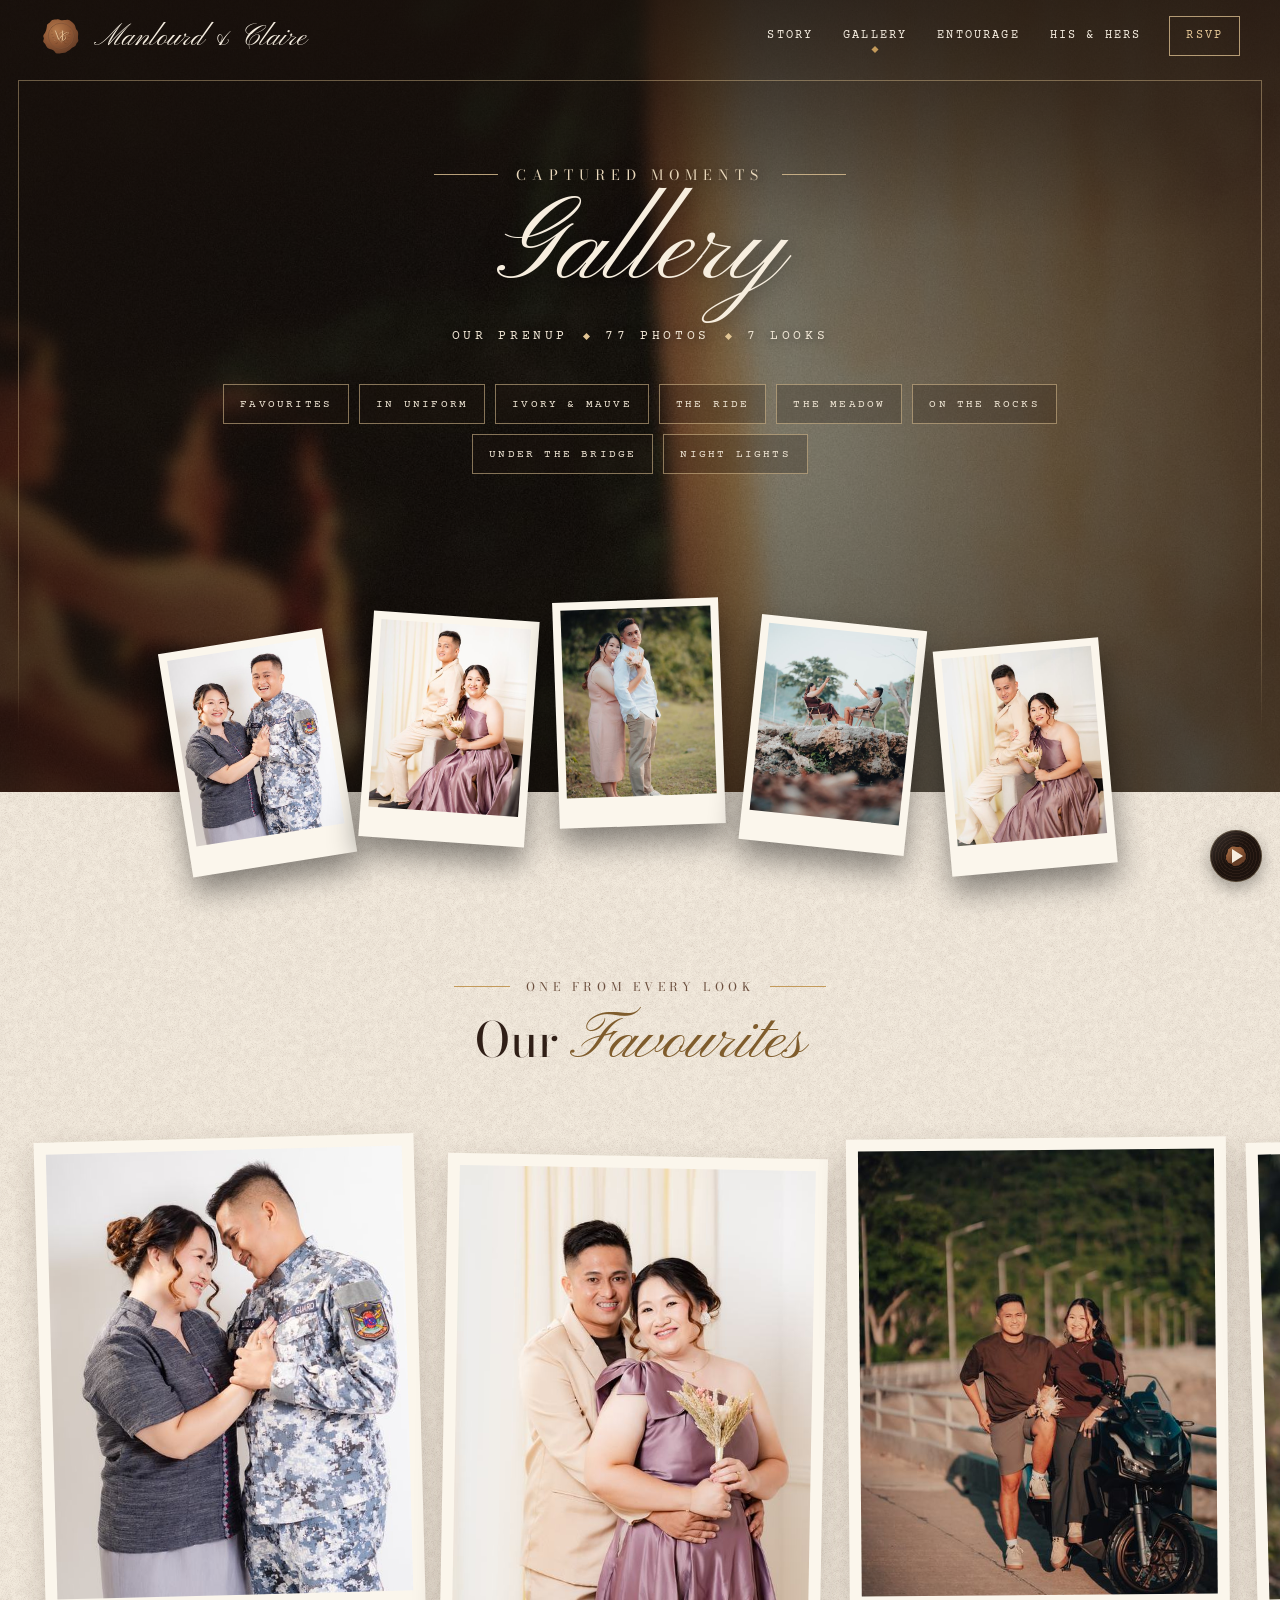
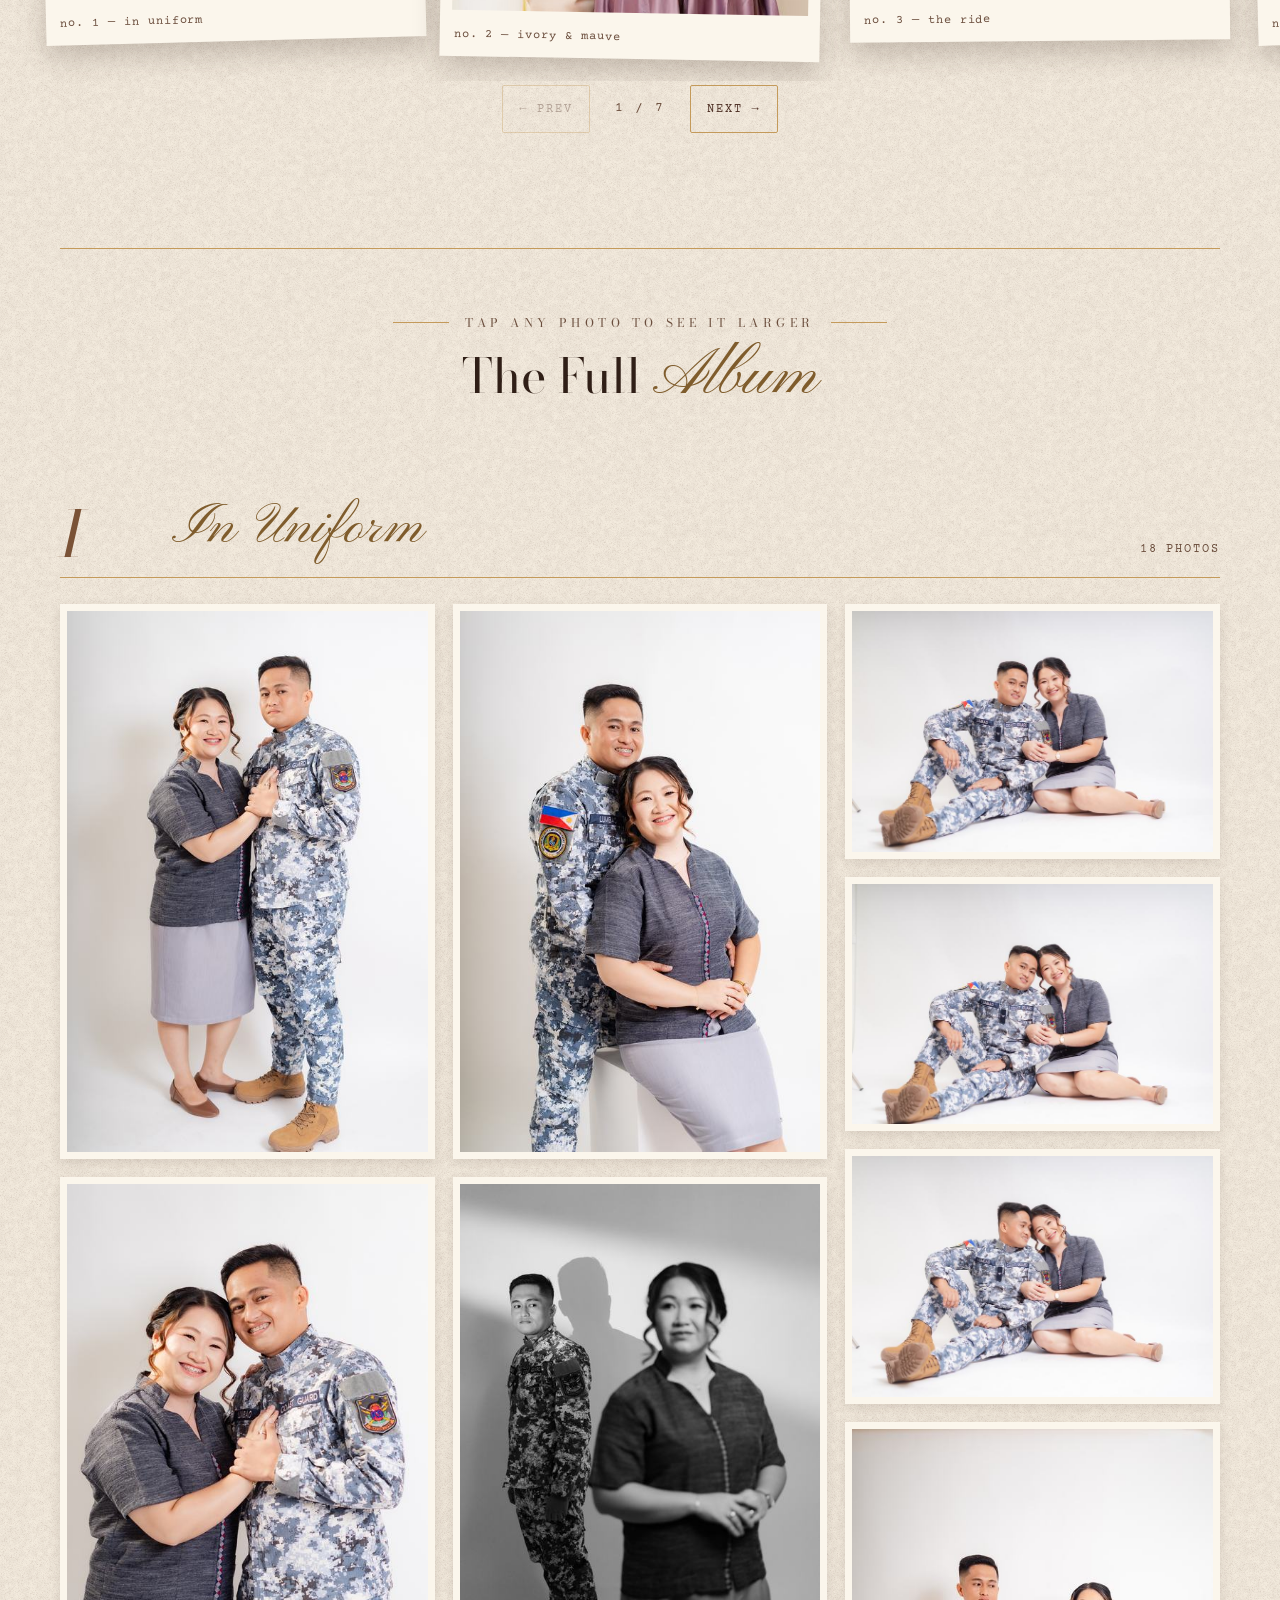
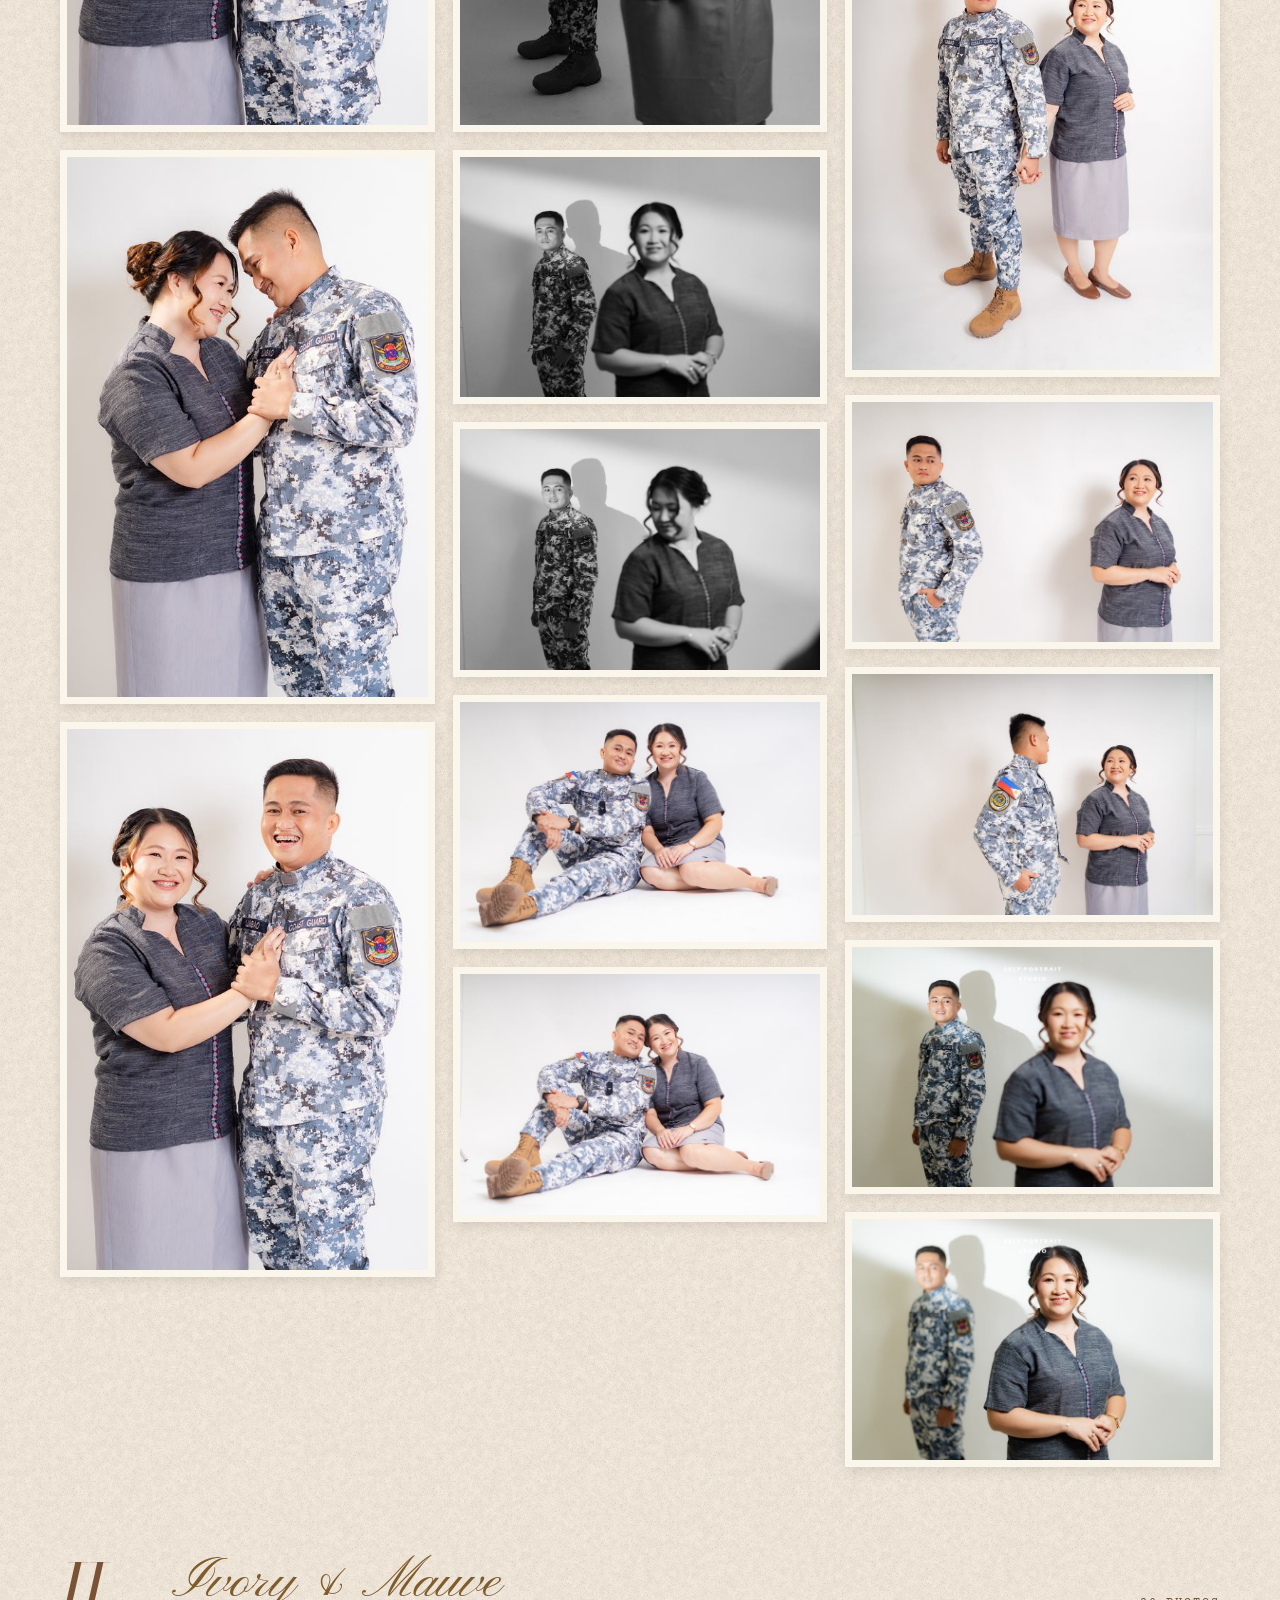
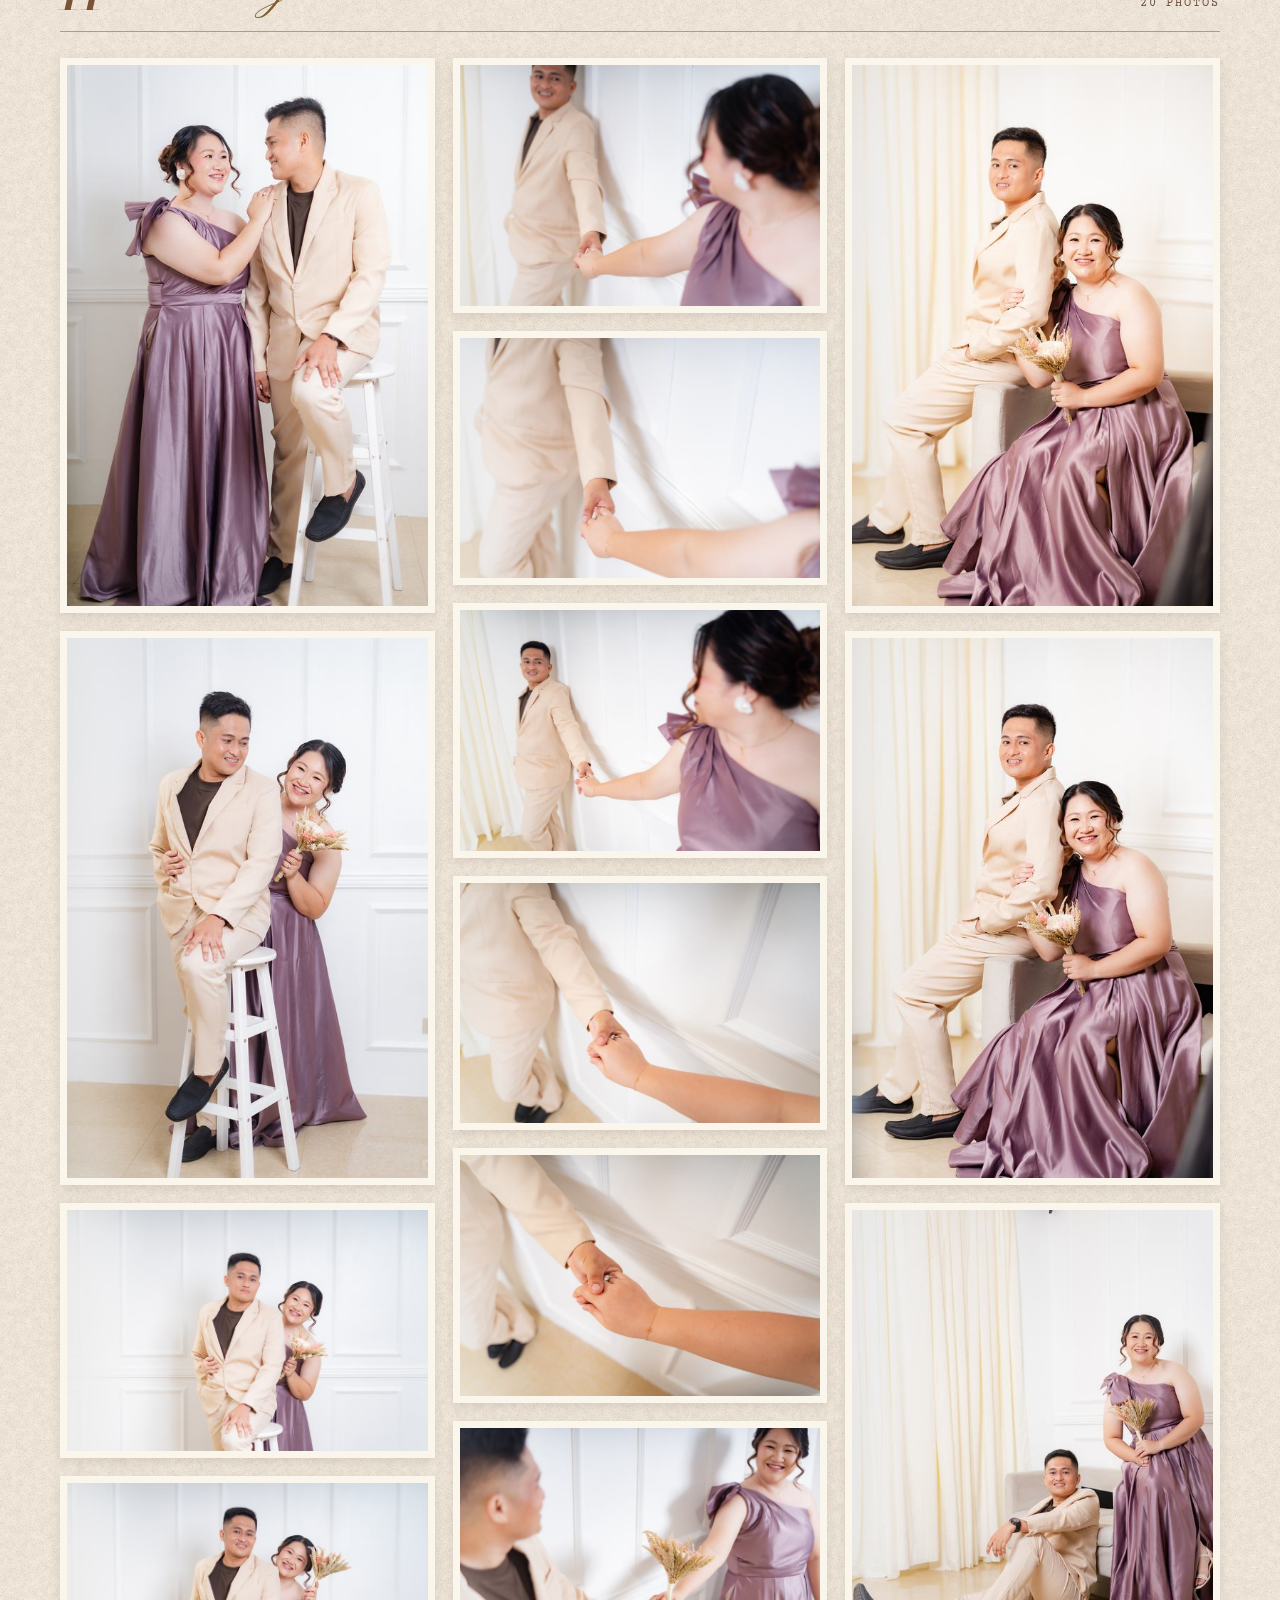
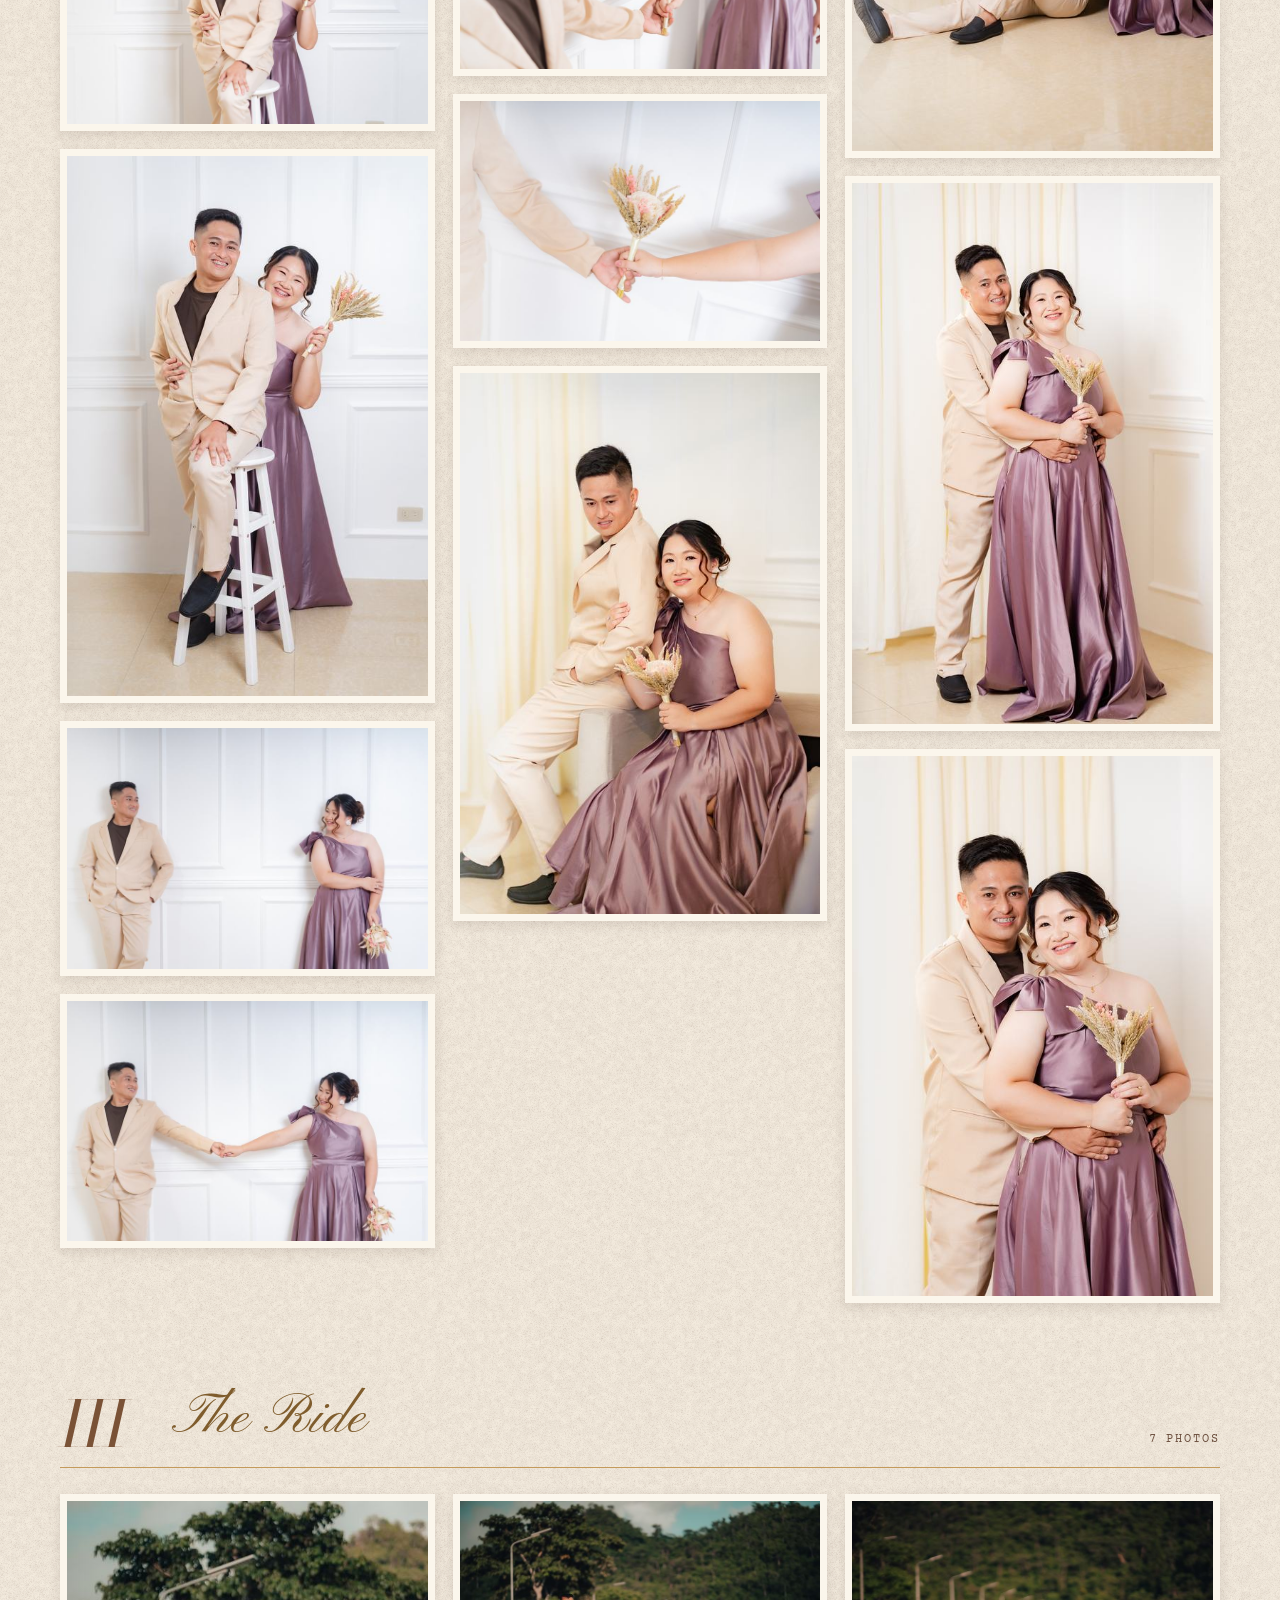
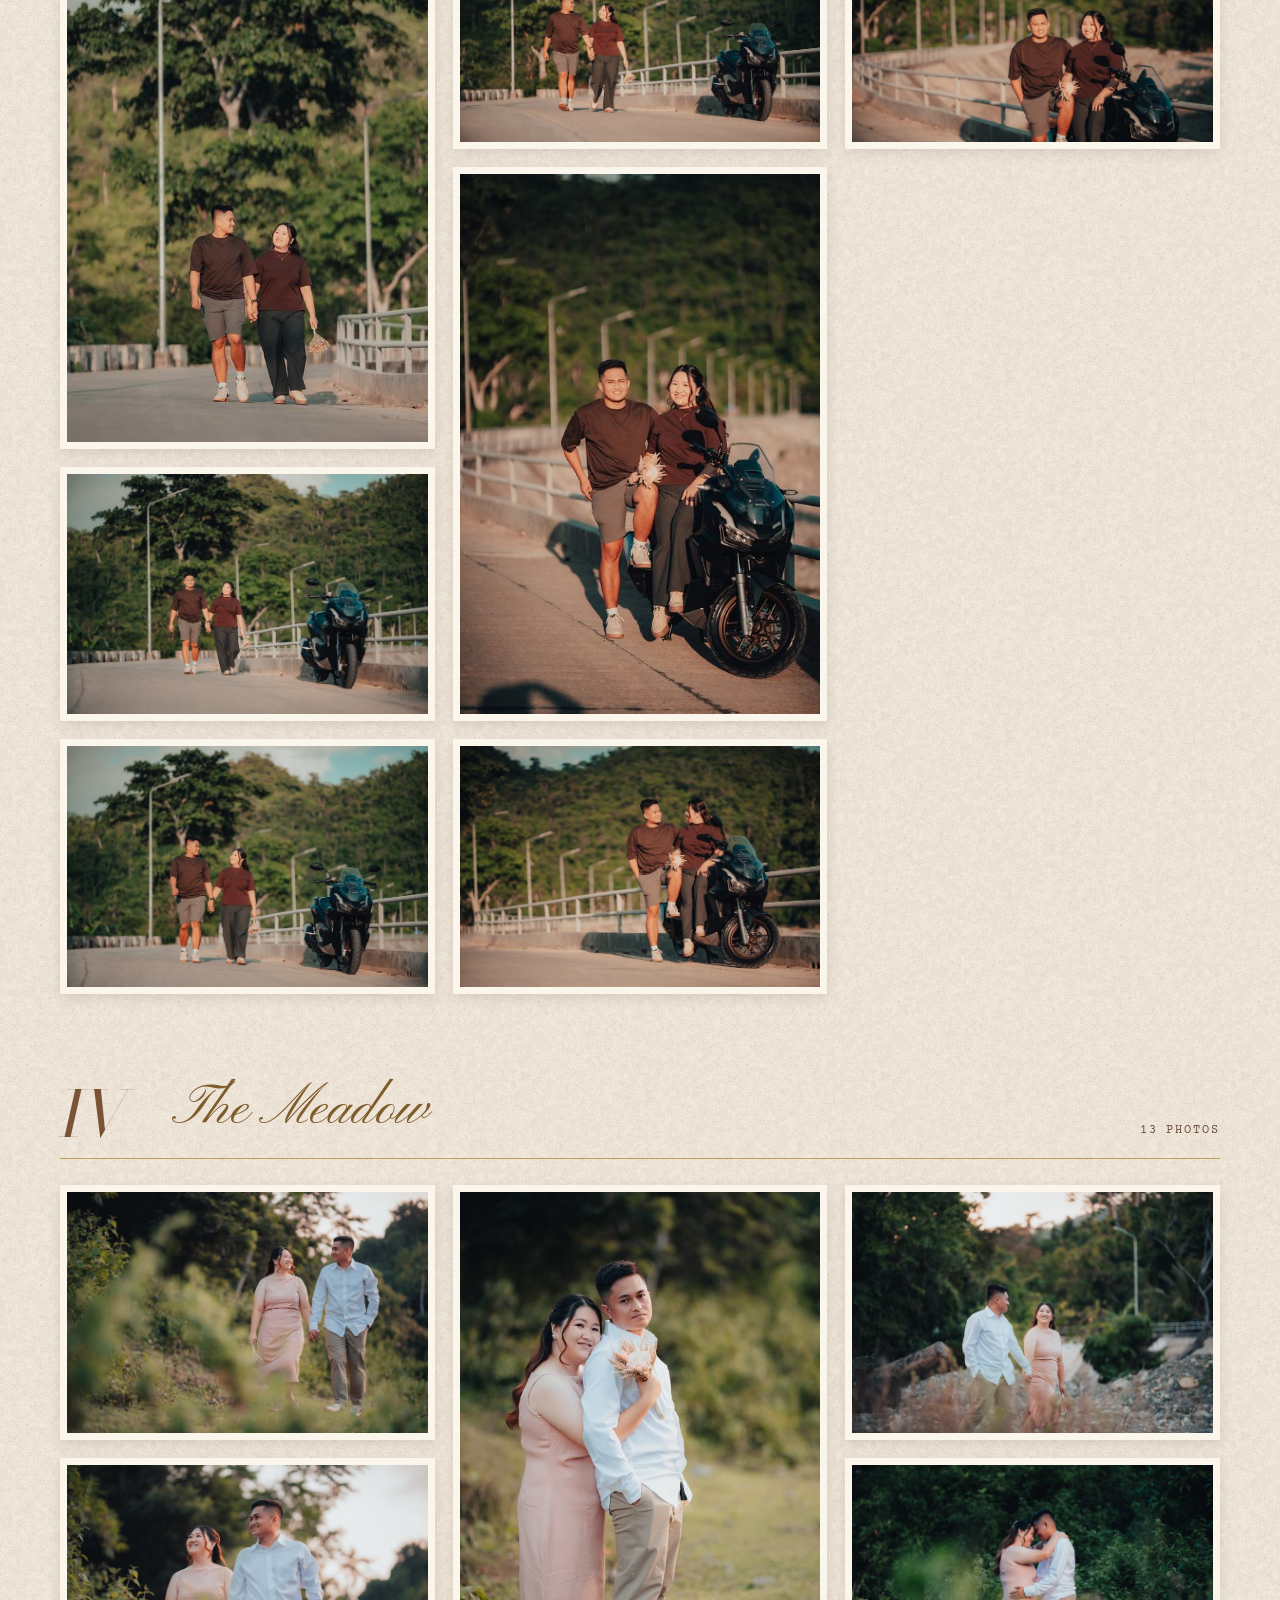
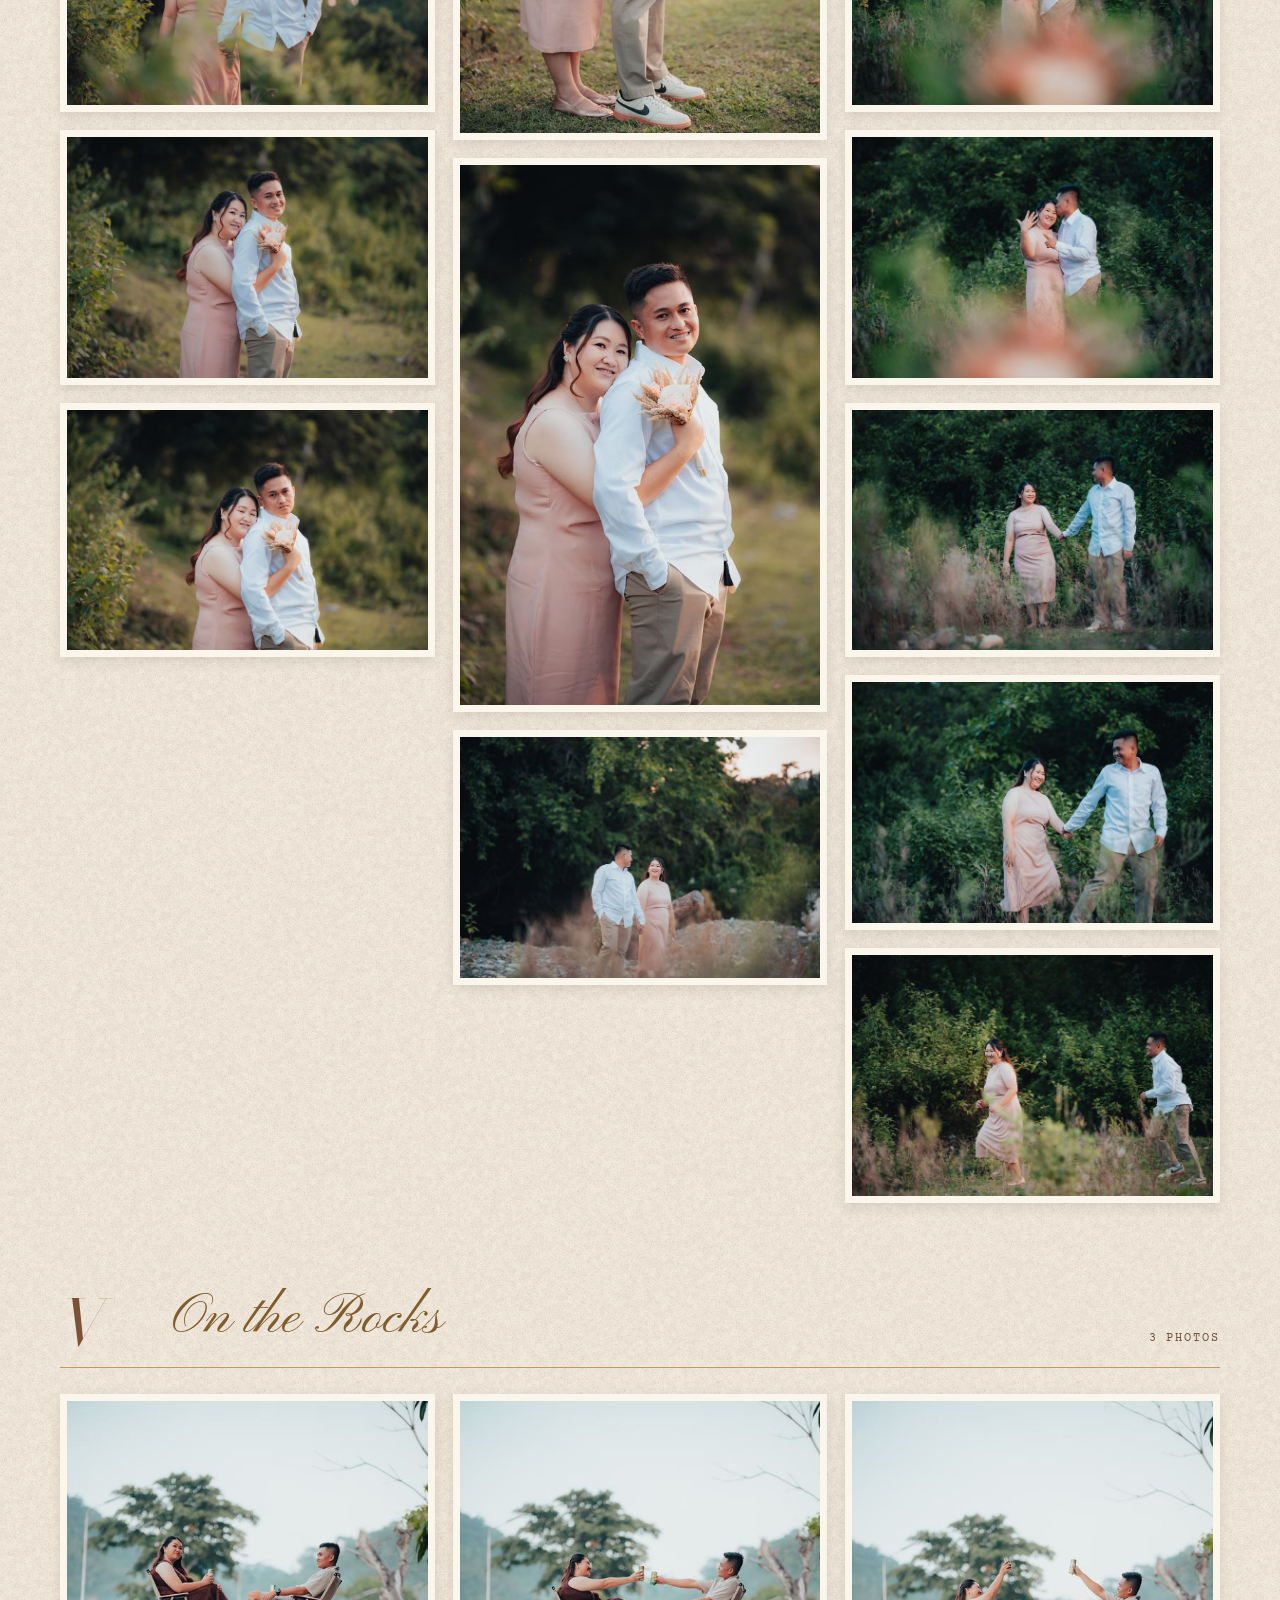
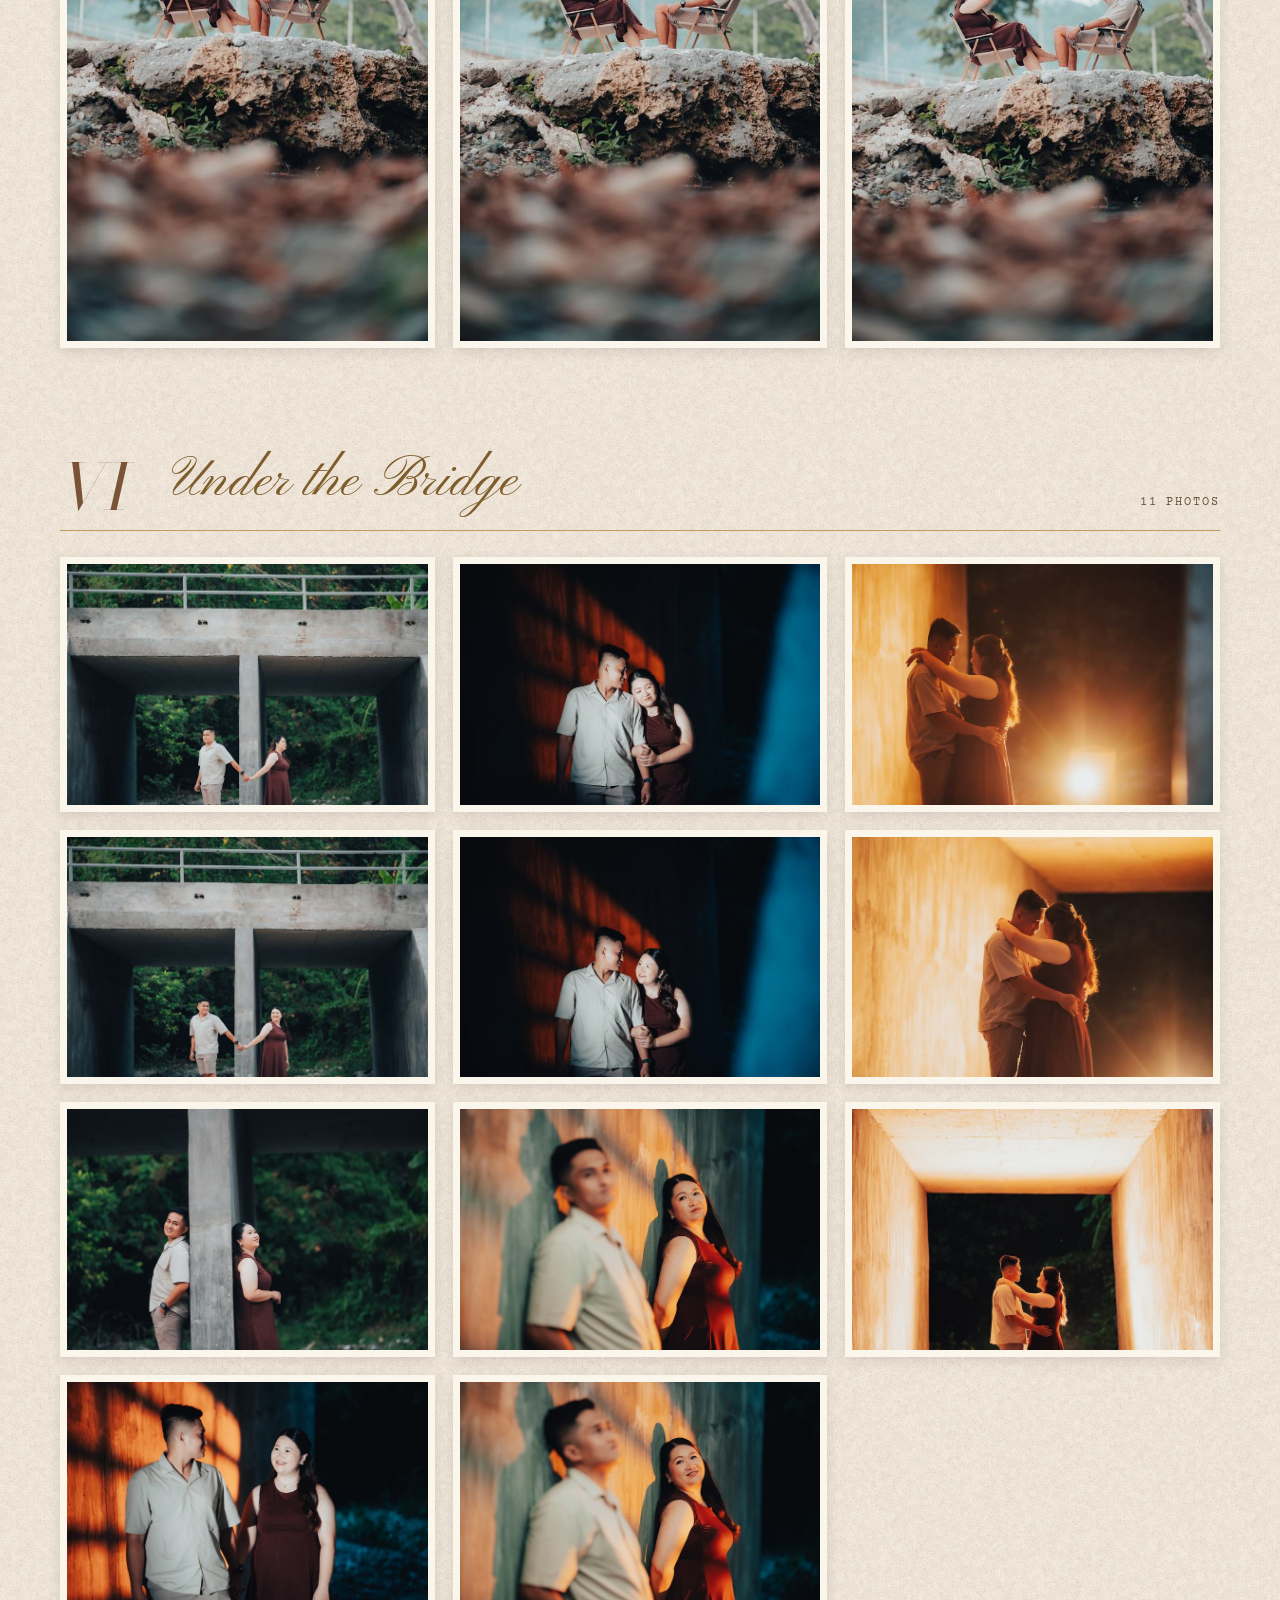
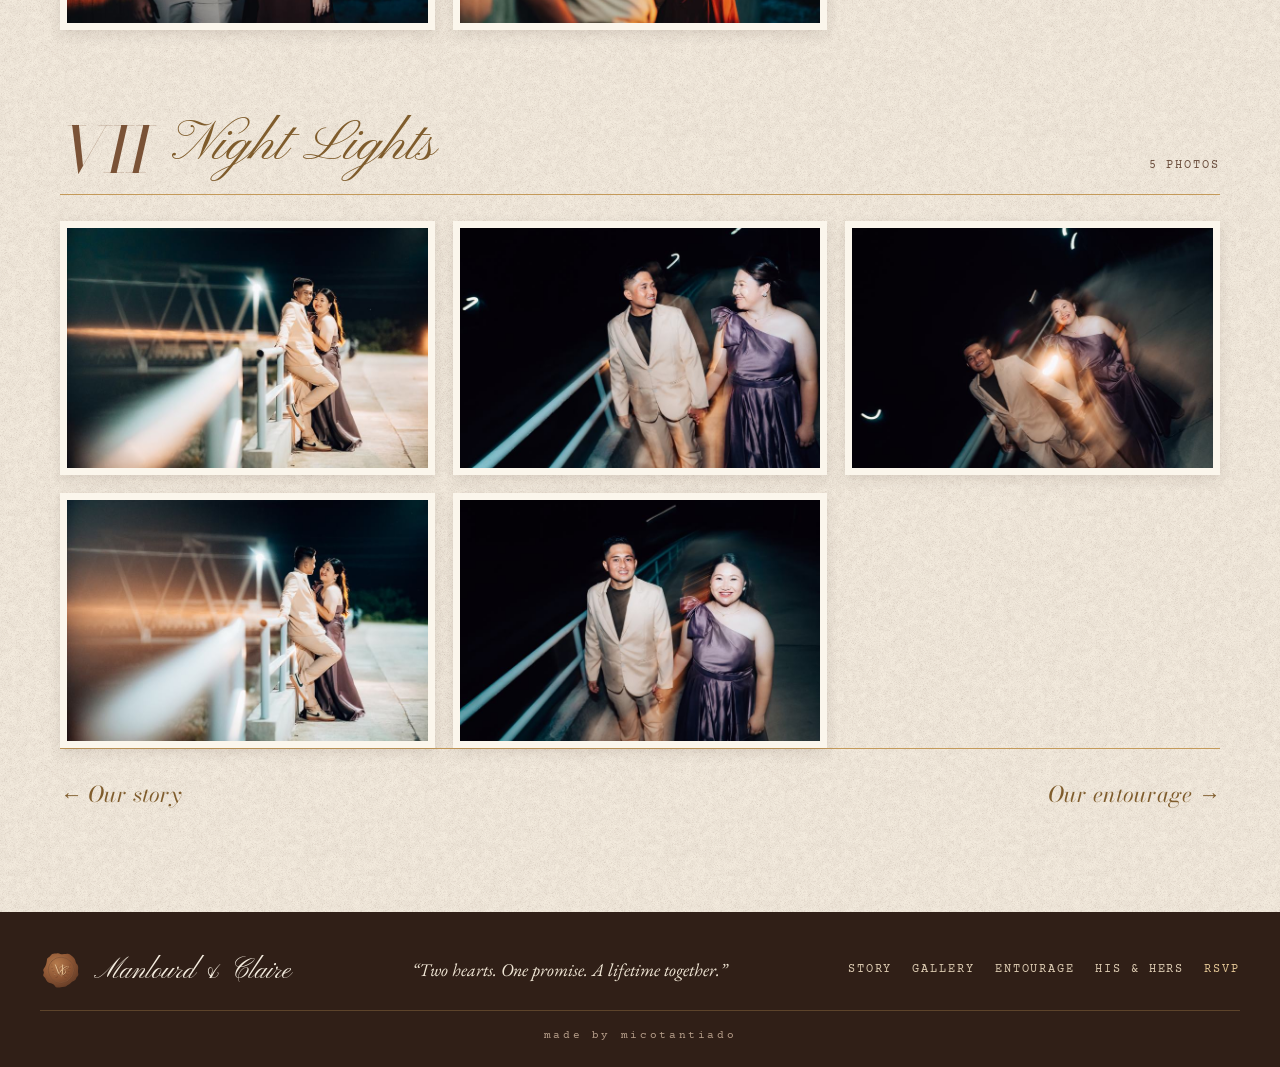
<file: gallery.html>
<!doctype html>
<html lang="en">
<head>
  <meta charset="utf-8">
  <meta name="viewport" content="width=device-width, initial-scale=1">
  <title>Gallery | Manlourd &amp; Claire</title>
  <meta name="description" content="Prenup photos of Manlourd & Claire.">
  <meta name="theme-color" content="#4E3025">
  <link rel="icon" href="assets/img/wax-seal.svg" type="image/svg+xml">
  <link rel="preconnect" href="https://fonts.googleapis.com">
  <link rel="preconnect" href="https://fonts.gstatic.com" crossorigin>
  <link href="https://fonts.googleapis.com/css2?family=Bodoni+Moda:ital,opsz,wght@0,6..96,400..600;1,6..96,400&family=Courier+Prime&family=EB+Garamond:ital,wght@0,400;0,500;1,400&family=Pinyon+Script&display=swap" rel="stylesheet">
  <link rel="stylesheet" href="assets/css/style.css">
</head>
<body>
<a class="skip" href="#main">Skip to content</a>

<header class="site-header over-hero">
  <div class="bar">
    <a class="mark" href="index.html" aria-label="Manlourd and Claire, home"><img src="assets/img/wax-seal.svg" alt="" width="260" height="260"><span class="script">Manlourd &amp; Claire</span></a>
    <nav class="nav" aria-label="Main">
      <button class="menu-btn" type="button" aria-expanded="false" aria-controls="menu">Menu</button>
      <ul id="menu">
        <li><a href="story.html">Story</a></li>
        <li><a href="gallery.html" aria-current="page">Gallery</a></li>
 
        <li><a href="entourage.html">Entourage</a></li>
        <li><a href="qna.html">His &amp; Hers</a></li>
        <li><a class="rsvp-link" href="index.html#rsvp">RSVP</a></li>
      </ul>
    </nav>
  </div>
</header>

<main id="main">

  <section class="ent-hero gallery-hero" aria-labelledby="gal-title">
    <div class="hero-mat" aria-hidden="true"></div>
    <div class="ent-hero-copy">
      <p class="hero-kicker">Captured moments</p>
      <h1 class="script" id="gal-title">Gallery</h1>
      <p class="hero-date"><span>Our prenup</span><span class="dot" aria-hidden="true"></span><span>77 photos</span><span class="dot" aria-hidden="true"></span><span>7 looks</span></p>
      <nav class="ent-index" aria-label="Gallery sections">
        <a href="#favourites">Favourites</a>
        <a href="#set-uniform">In Uniform</a>
        <a href="#set-ivory">Ivory &amp; Mauve</a>
        <a href="#set-ride">The Ride</a>
        <a href="#set-meadow">The Meadow</a>
        <a href="#set-rocks">On the Rocks</a>
        <a href="#set-bridge">Under the Bridge</a>
        <a href="#set-lights">Night Lights</a>
      </nav>
    </div>
    <div class="spread" aria-hidden="true">
      <figure class="spread-shot"><img src="assets/img/gallery/thumb/khl03871.jpg" alt="" width="507" height="760" style="object-position: 50% 10%;"></figure>
      <figure class="spread-shot"><img src="assets/img/gallery/thumb/khl04102.jpg" alt="" width="507" height="760"></figure>
      <figure class="spread-shot"><img src="assets/img/gallery/thumb/khl04213.jpg" alt="" width="507" height="760"></figure>
      <figure class="spread-shot"><img src="assets/img/gallery/thumb/khl04354.jpg" alt="" width="507" height="760"></figure>
      <figure class="spread-shot"><img src="assets/img/gallery/thumb/khl04098.jpg" alt="" width="507" height="760"></figure>
    </div>
  </section>

  <section class="ent-sec gal-favs" id="favourites" aria-labelledby="fav-title">
    <div class="wrap">
      <header class="ent-head">
        <p class="kicker">One from every look</p>
        <h2 id="fav-title">Our <span class="script">Favourites</span></h2>
      </header>
    </div>
    <div class="carousel gal-carousel">
      <div class="track" data-photos="gallery.favorites" data-kind="fav" aria-label="Favourite photos"></div>
      <div class="carousel-ctrl">
        <button class="ctrl-btn" type="button" data-prev aria-label="Previous photo">← Prev</button>
        <span class="counter" aria-live="polite">1 / 7</span>
        <button class="ctrl-btn" type="button" data-next aria-label="Next photo">Next →</button>
      </div>
    </div>
  </section>

  <section class="gal-album" aria-labelledby="album-title">
    <div class="wrap">
      <header class="ent-head">
        <p class="kicker">Tap any photo to see it larger</p>
        <h2 id="album-title">The Full <span class="script">Album</span></h2>
      </header>

      <section class="gal-set" id="set-uniform" aria-labelledby="t-uniform">
        <header class="gal-set-head">
          <p class="gal-num" aria-hidden="true">I</p>
          <div><h3 class="script" id="t-uniform">In Uniform</h3><p class="label"></p></div>
          <p class="gal-count">18 photos</p>
        </header>
        <div class="album" data-photos="gallery.sets.0.photos" data-kind="album"></div>
      </section>

      <section class="gal-set" id="set-ivory" aria-labelledby="t-ivory">
        <header class="gal-set-head">
          <p class="gal-num" aria-hidden="true">II</p>
          <div><h3 class="script" id="t-ivory">Ivory &amp; Mauve</h3><p class="label"></p></div>
          <p class="gal-count">20 photos</p>
        </header>
        <div class="album" data-photos="gallery.sets.1.photos" data-kind="album"></div>
      </section>

      <section class="gal-set" id="set-ride" aria-labelledby="t-ride">
        <header class="gal-set-head">
          <p class="gal-num" aria-hidden="true">III</p>
          <div><h3 class="script" id="t-ride">The Ride</h3><p class="label"></p></div>
          <p class="gal-count">7 photos</p>
        </header>
        <div class="album" data-photos="gallery.sets.2.photos" data-kind="album"></div>
      </section>

      <section class="gal-set" id="set-meadow" aria-labelledby="t-meadow">
        <header class="gal-set-head">
          <p class="gal-num" aria-hidden="true">IV</p>
          <div><h3 class="script" id="t-meadow">The Meadow</h3><p class="label"></p></div>
          <p class="gal-count">13 photos</p>
        </header>
        <div class="album" data-photos="gallery.sets.3.photos" data-kind="album"></div>
      </section>

      <section class="gal-set" id="set-rocks" aria-labelledby="t-rocks">
        <header class="gal-set-head">
          <p class="gal-num" aria-hidden="true">V</p>
          <div><h3 class="script" id="t-rocks">On the Rocks</h3><p class="label"></p></div>
          <p class="gal-count">3 photos</p>
        </header>
        <div class="album" data-photos="gallery.sets.4.photos" data-kind="album"></div>
      </section>

      <section class="gal-set" id="set-bridge" aria-labelledby="t-bridge">
        <header class="gal-set-head">
          <p class="gal-num" aria-hidden="true">VI</p>
          <div><h3 class="script" id="t-bridge">Under the Bridge</h3><p class="label"></p></div>
          <p class="gal-count">11 photos</p>
        </header>
        <div class="album" data-photos="gallery.sets.5.photos" data-kind="album"></div>
      </section>

      <section class="gal-set" id="set-lights" aria-labelledby="t-lights">
        <header class="gal-set-head">
          <p class="gal-num" aria-hidden="true">VII</p>
          <div><h3 class="script" id="t-lights">Night Lights</h3><p class="label"></p></div>
          <p class="gal-count">5 photos</p>
        </header>
        <div class="album" data-photos="gallery.sets.6.photos" data-kind="album"></div>
      </section>

      <nav class="pager" aria-label="More pages">
        <a href="story.html">← Our story</a>
        <a href="entourage.html">Our entourage →</a>
      </nav>
    </div>
  </section>
</main>

<dialog class="lightbox" aria-label="Photo viewer">
  <div class="lb-inner">
    <button class="ctrl-btn lb-close" type="button" data-lb-close aria-label="Close photo viewer">Close ✕</button>
    <div class="lb-stage"></div>
    <p class="lb-cap" aria-live="polite"></p>
    <div class="lb-row">
      <button class="ctrl-btn" type="button" data-lb-prev aria-label="Previous photo">← Prev</button>
      <button class="ctrl-btn" type="button" data-lb-next aria-label="Next photo">Next →</button>
    </div>
  </div>
</dialog>

<footer class="site-footer">
  <div class="foot">
    <a class="mark" href="index.html" aria-label="Manlourd and Claire, home"><img src="assets/img/wax-seal.svg" alt="" width="260" height="260" loading="lazy"><span class="script">Manlourd &amp; Claire</span></a>
    <p class="quote">“Two hearts. One promise. A lifetime together.”</p>
    <nav aria-label="Footer">
      <ul><li><a href="story.html">Story</a></li><li><a href="gallery.html">Gallery</a></li><li><a href="entourage.html">Entourage</a></li><li><a href="qna.html">His &amp; Hers</a></li><li><a href="index.html#rsvp" style="color: var(--gold-light);">RSVP</a></li></ul>
    </nav>
  </div>
  <p class="fine">made by micotantiado</p>
</footer>

<script src="assets/js/content.js"></script>
<script src="assets/js/main.js"></script>
<script src="assets/js/motion.js"></script>
<script src="assets/js/music.js"></script>
</body>
</html>
</file>
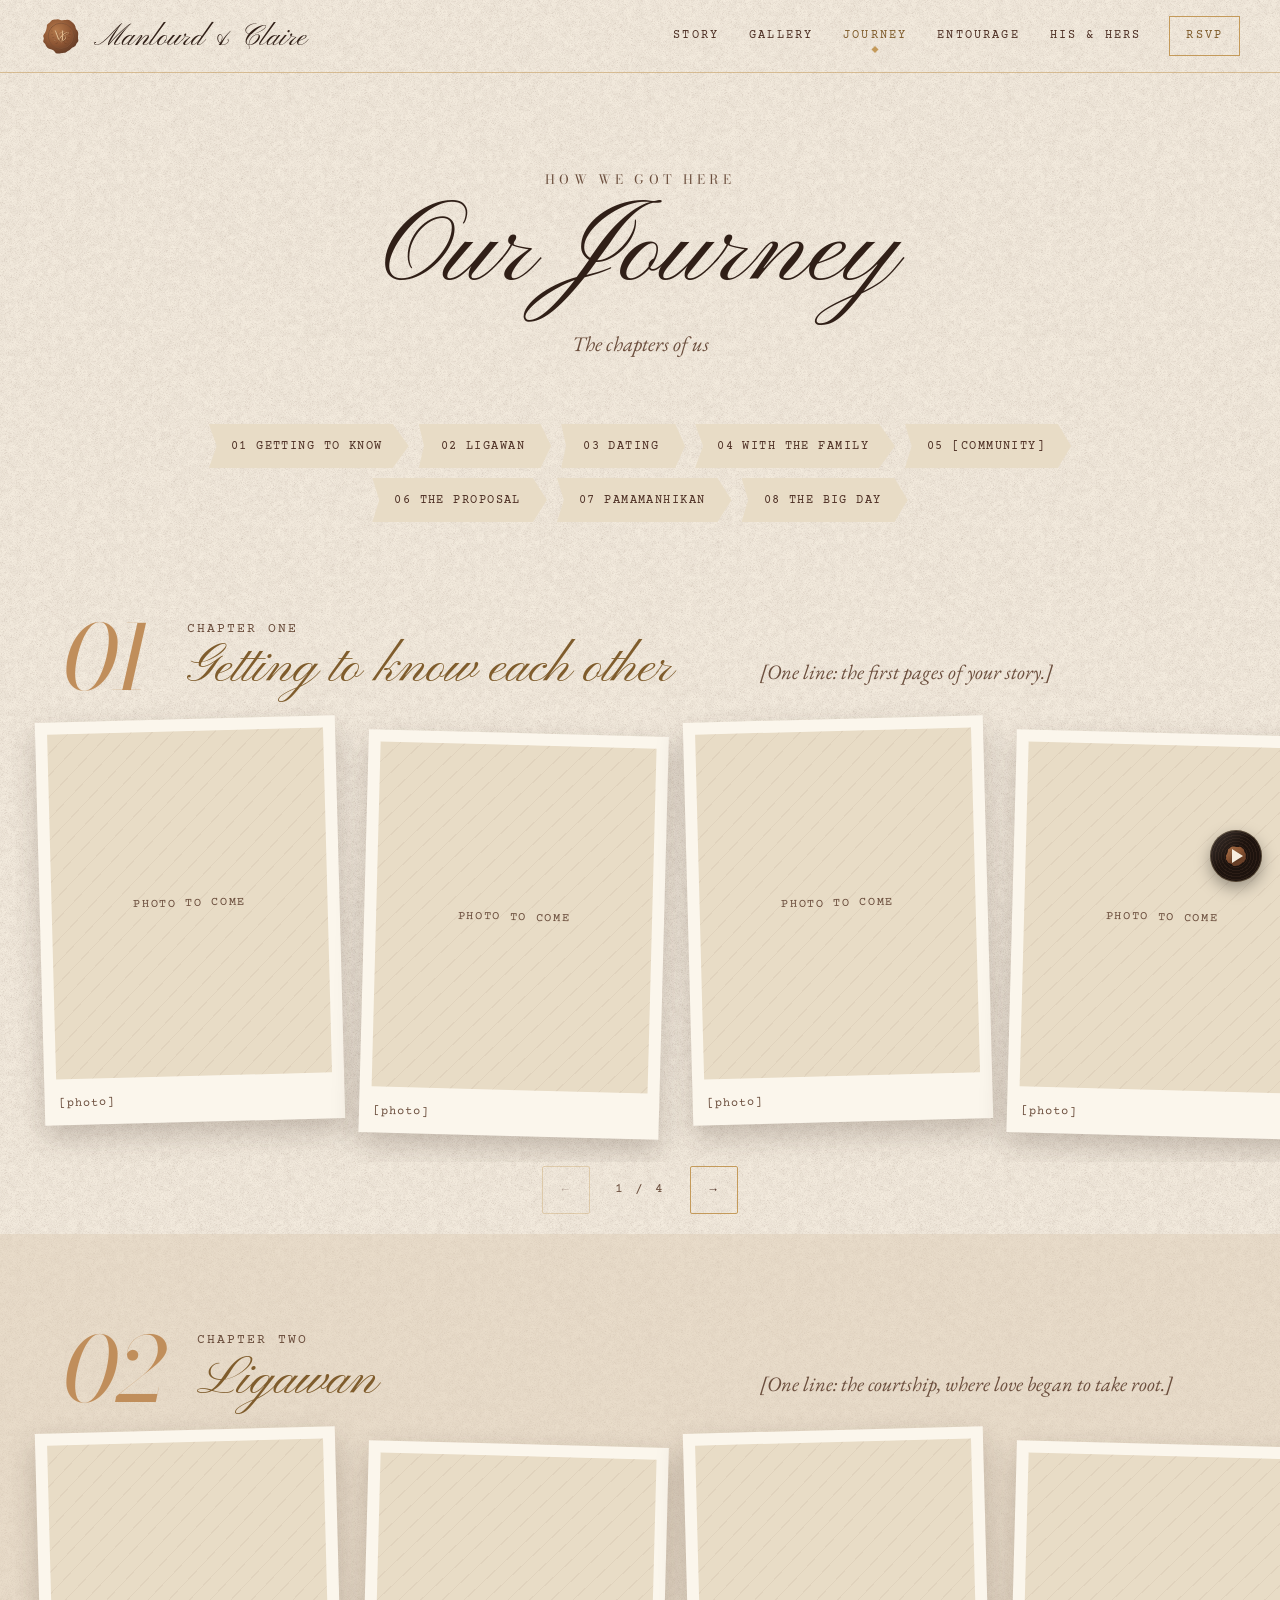
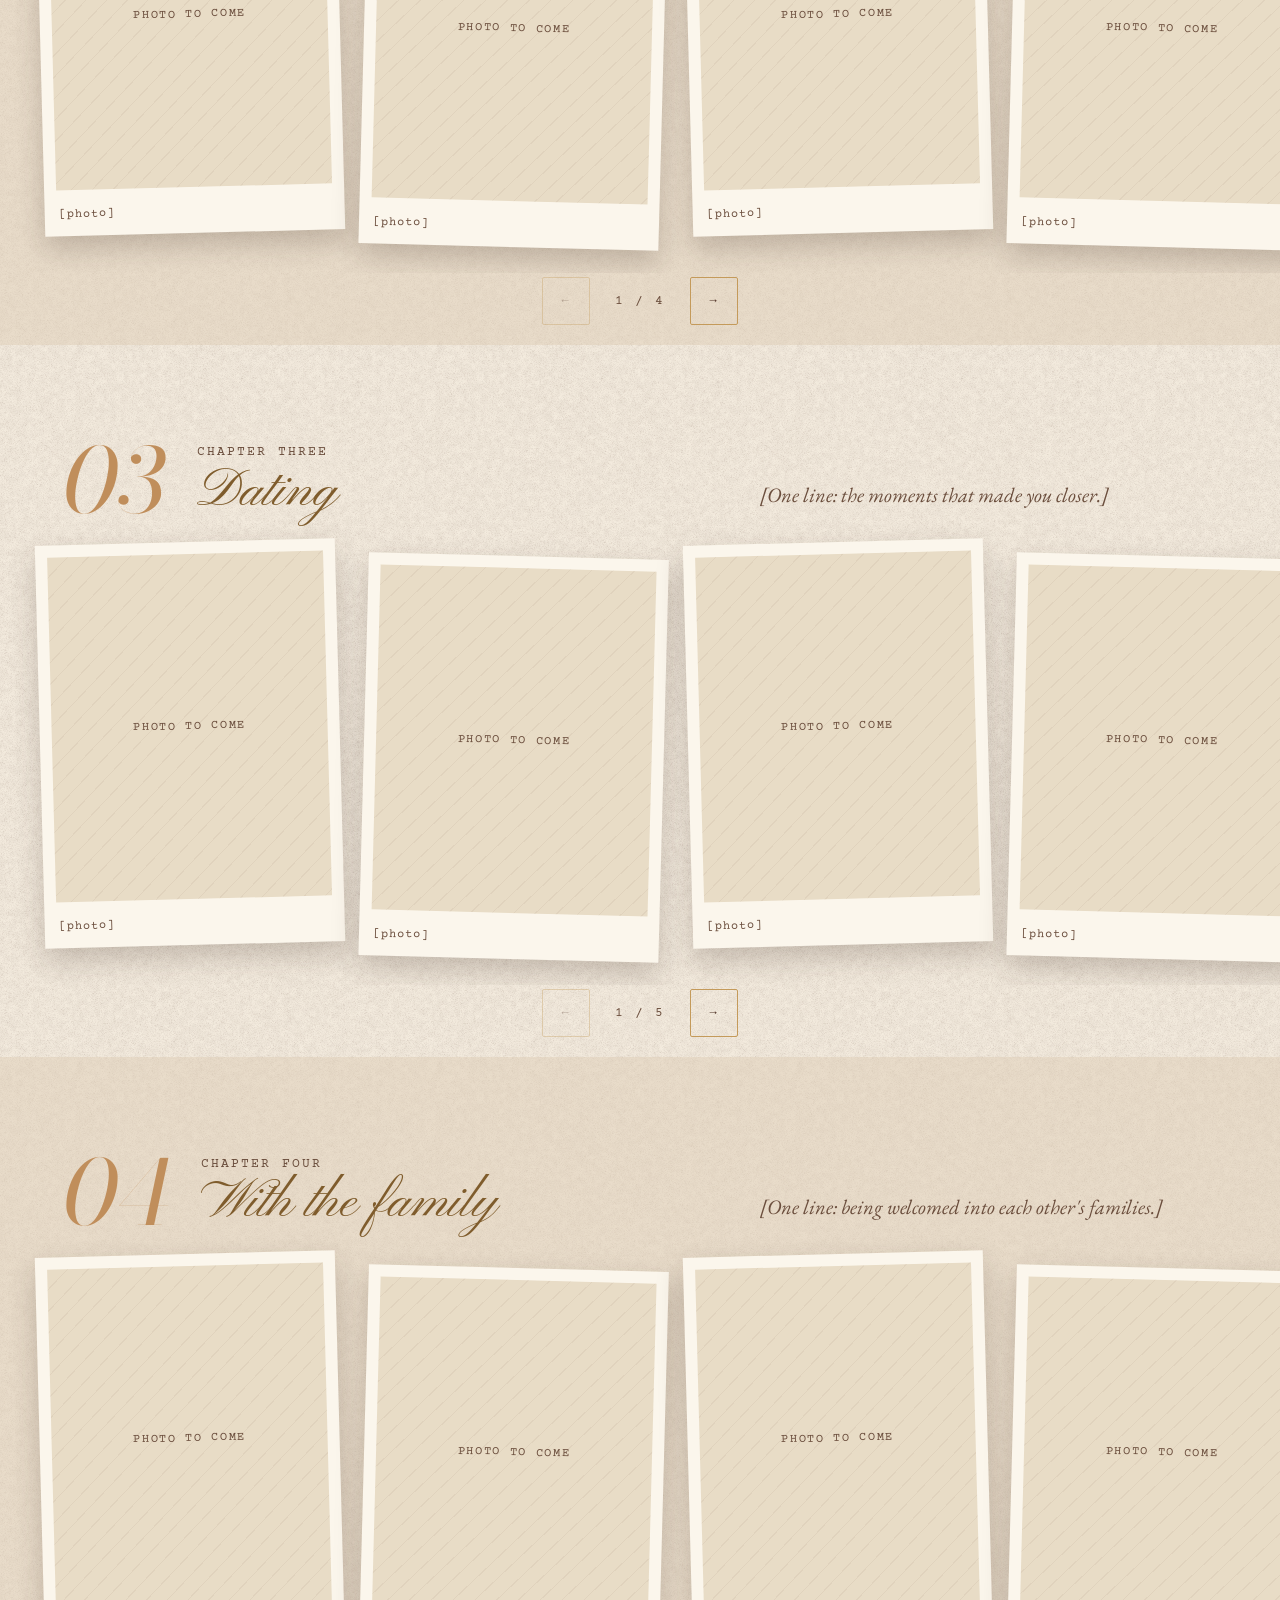
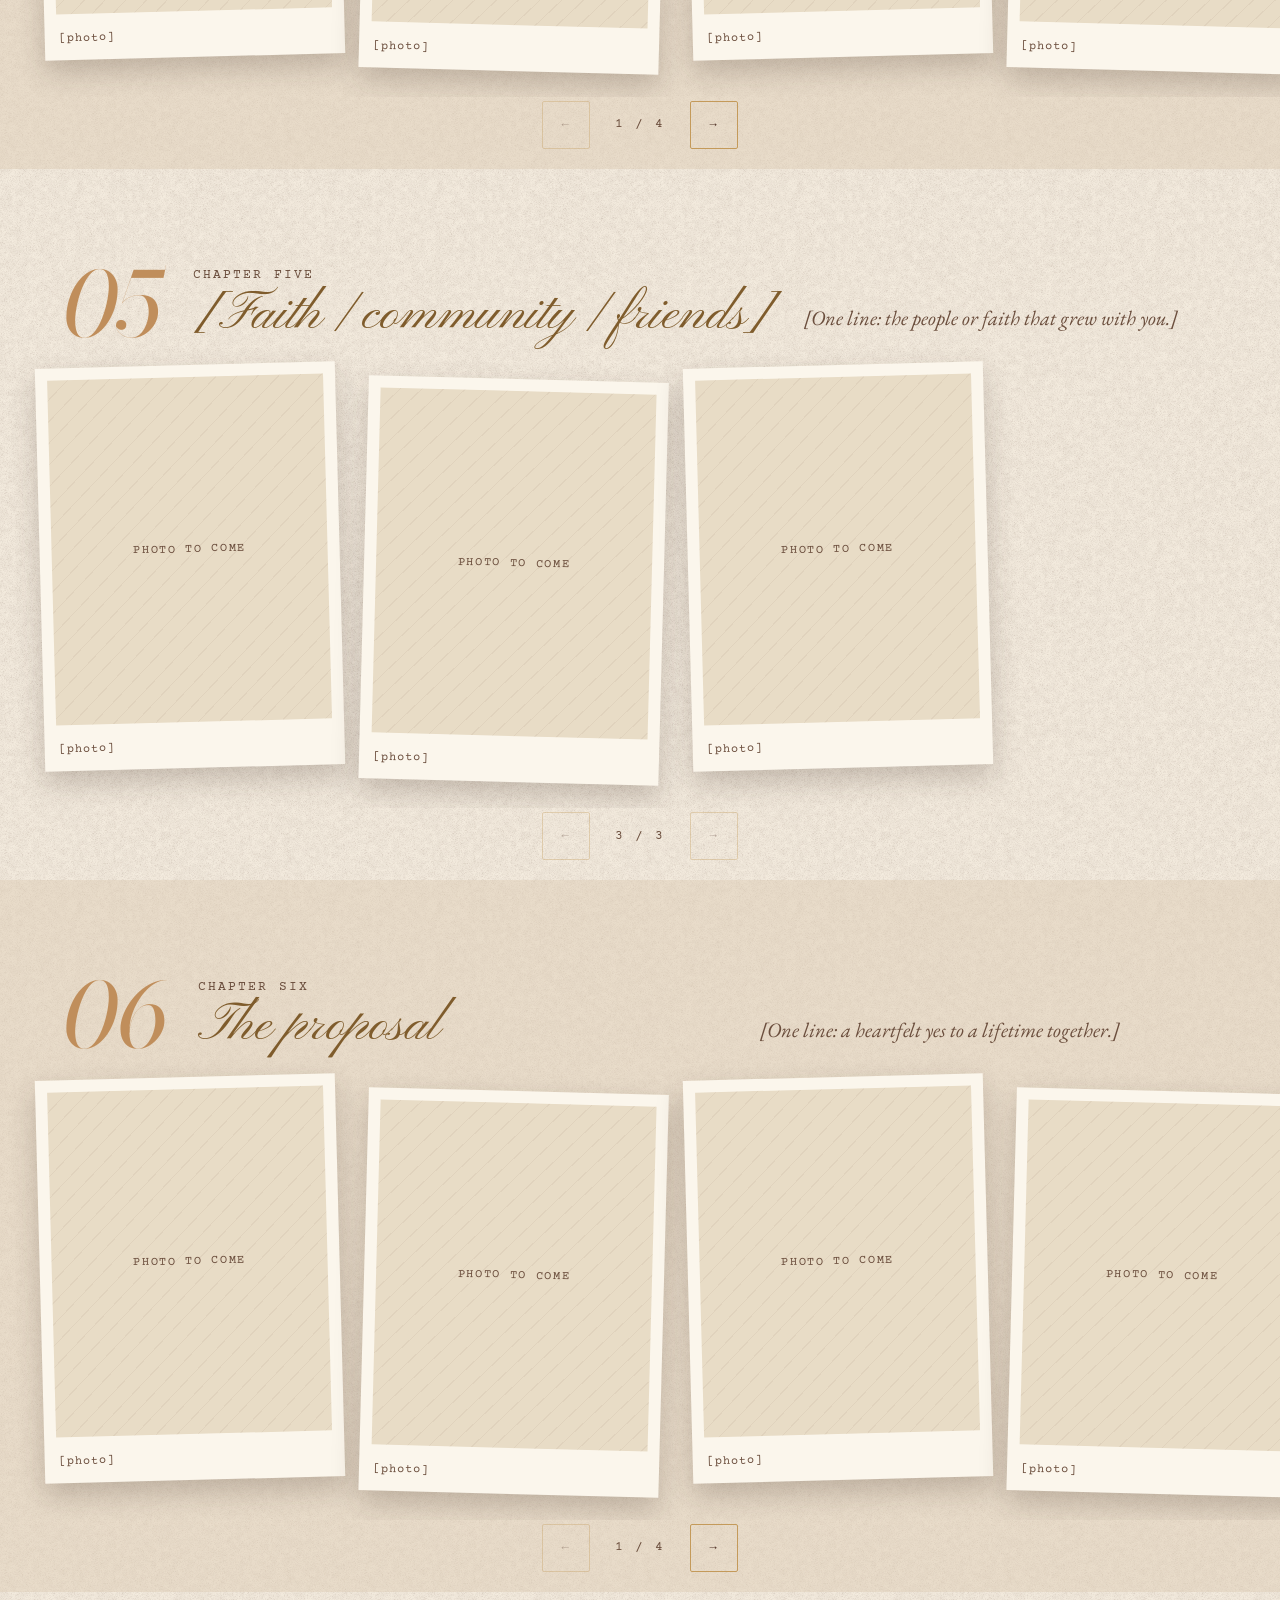
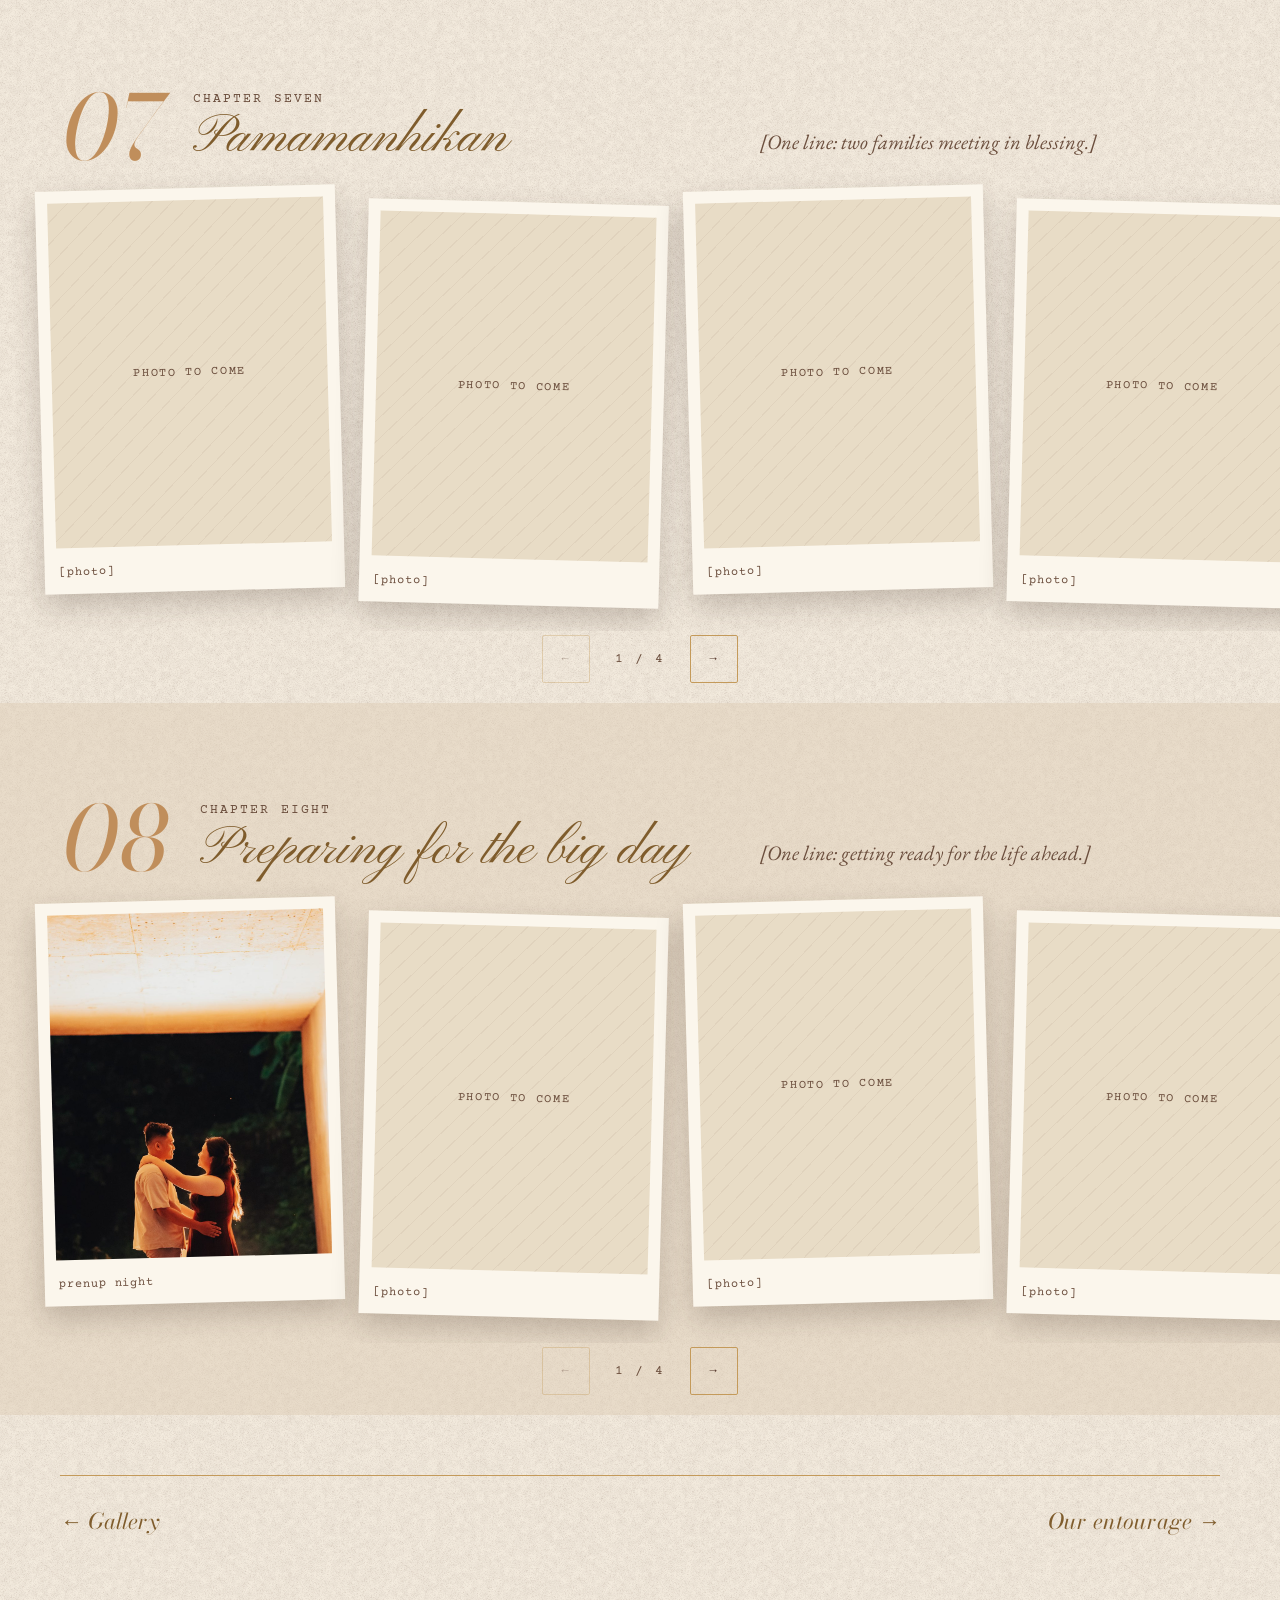
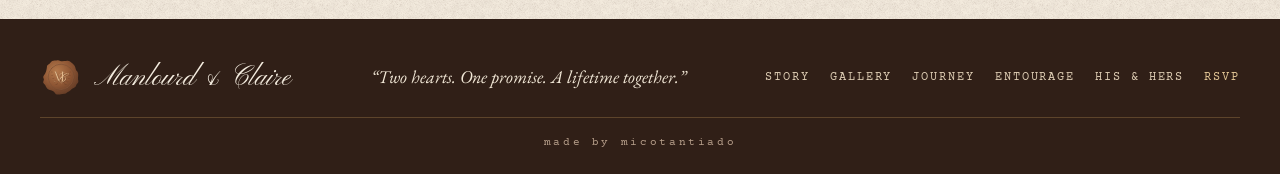
<file: journey.html>
<!doctype html>
<html lang="en">
<head>
  <meta charset="utf-8">
  <meta name="viewport" content="width=device-width, initial-scale=1">
  <title>Our Journey | Manlourd &amp; Claire</title>
  <meta name="description" content="The chapters of Manlourd & Claire, in photos.">
  <meta name="theme-color" content="#4E3025">
  <link rel="icon" href="assets/img/wax-seal.svg" type="image/svg+xml">
  <link rel="preconnect" href="https://fonts.googleapis.com">
  <link rel="preconnect" href="https://fonts.gstatic.com" crossorigin>
  <link href="https://fonts.googleapis.com/css2?family=Bodoni+Moda:ital,opsz,wght@0,6..96,400..600;1,6..96,400&family=Courier+Prime&family=EB+Garamond:ital,wght@0,400;0,500;1,400&family=Pinyon+Script&display=swap" rel="stylesheet">
  <link rel="stylesheet" href="assets/css/style.css">
</head>
<body>
<a class="skip" href="#main">Skip to content</a>

<header class="site-header">
  <div class="bar">
    <a class="mark" href="index.html" aria-label="Manlourd and Claire, home"><img src="assets/img/wax-seal.svg" alt="" width="260" height="260"><span class="script">Manlourd &amp; Claire</span></a>
    <nav class="nav" aria-label="Main">
      <button class="menu-btn" type="button" aria-expanded="false" aria-controls="menu">Menu</button>
      <ul id="menu">
        <li><a href="story.html">Story</a></li>
        <li><a href="gallery.html">Gallery</a></li>
        <li><a href="journey.html" aria-current="page">Journey</a></li>
        <li><a href="entourage.html">Entourage</a></li>
        <li><a href="qna.html">His &amp; Hers</a></li>
        <li><a class="rsvp-link" href="index.html#rsvp">RSVP</a></li>
      </ul>
    </nav>
  </div>
</header>

<main id="main">
  <header class="page-head">
    <p class="eyebrow">How we got here</p>
    <h1 class="script">Our Journey</h1>
    <p class="sub">The chapters of us</p>
  </header>

  <nav class="chapter-index" aria-label="Chapters">
    <a href="#getting-to-know">01 Getting to know</a>
    <a href="#ligawan">02 Ligawan</a>
    <a href="#dating">03 Dating</a>
    <a href="#family">04 With the family</a>
    <a href="#community">05 [Community]</a>
    <a href="#proposal">06 The proposal</a>
    <a href="#pamamanhikan">07 Pamamanhikan</a>
    <a href="#preparing">08 The big day</a>
  </nav>

  <section class="j-chapter" id="getting-to-know" aria-labelledby="c1">
    <div class="wrap j-head reveal">
      <p class="chapter-num">01</p>
      <div><p class="label muted">Chapter one</p><h2 class="script" id="c1">Getting to know each other</h2></div>
      <p class="lead placeholder-text">[One line: the first pages of your story.]</p>
    </div>
    <div class="carousel">
      <div class="track" data-photos="journey.getting-to-know" aria-label="Chapter one photos"></div>
      <div class="carousel-ctrl"><button class="ctrl-btn" type="button" data-prev aria-label="Previous photo">←</button><span class="counter"></span><button class="ctrl-btn" type="button" data-next aria-label="Next photo">→</button></div>
    </div>
  </section>

  <section class="j-chapter" id="ligawan" aria-labelledby="c2">
    <div class="wrap j-head reveal">
      <p class="chapter-num">02</p>
      <div><p class="label muted">Chapter two</p><h2 class="script" id="c2">Ligawan</h2></div>
      <p class="lead placeholder-text">[One line: the courtship, where love began to take root.]</p>
    </div>
    <div class="carousel">
      <div class="track" data-photos="journey.ligawan" aria-label="Chapter two photos"></div>
      <div class="carousel-ctrl"><button class="ctrl-btn" type="button" data-prev aria-label="Previous photo">←</button><span class="counter"></span><button class="ctrl-btn" type="button" data-next aria-label="Next photo">→</button></div>
    </div>
  </section>

  <section class="j-chapter" id="dating" aria-labelledby="c3">
    <div class="wrap j-head reveal">
      <p class="chapter-num">03</p>
      <div><p class="label muted">Chapter three</p><h2 class="script" id="c3">Dating</h2></div>
      <p class="lead placeholder-text">[One line: the moments that made you closer.]</p>
    </div>
    <div class="carousel">
      <div class="track" data-photos="journey.dating" aria-label="Chapter three photos"></div>
      <div class="carousel-ctrl"><button class="ctrl-btn" type="button" data-prev aria-label="Previous photo">←</button><span class="counter"></span><button class="ctrl-btn" type="button" data-next aria-label="Next photo">→</button></div>
    </div>
  </section>

  <section class="j-chapter" id="family" aria-labelledby="c4">
    <div class="wrap j-head reveal">
      <p class="chapter-num">04</p>
      <div><p class="label muted">Chapter four</p><h2 class="script" id="c4">With the family</h2></div>
      <p class="lead placeholder-text">[One line: being welcomed into each other's families.]</p>
    </div>
    <div class="carousel">
      <div class="track" data-photos="journey.family" aria-label="Chapter four photos"></div>
      <div class="carousel-ctrl"><button class="ctrl-btn" type="button" data-prev aria-label="Previous photo">←</button><span class="counter"></span><button class="ctrl-btn" type="button" data-next aria-label="Next photo">→</button></div>
    </div>
  </section>

  <section class="j-chapter" id="community" aria-labelledby="c5">
    <div class="wrap j-head reveal">
      <p class="chapter-num">05</p>
      <div><p class="label muted">Chapter five</p><h2 class="script" id="c5">[Faith / community / friends]</h2></div>
      <p class="lead placeholder-text">[One line: the people or faith that grew with you.]</p>
    </div>
    <div class="carousel">
      <div class="track" data-photos="journey.community" aria-label="Chapter five photos"></div>
      <div class="carousel-ctrl"><button class="ctrl-btn" type="button" data-prev aria-label="Previous photo">←</button><span class="counter"></span><button class="ctrl-btn" type="button" data-next aria-label="Next photo">→</button></div>
    </div>
  </section>

  <section class="j-chapter" id="proposal" aria-labelledby="c6">
    <div class="wrap j-head reveal">
      <p class="chapter-num">06</p>
      <div><p class="label muted">Chapter six</p><h2 class="script" id="c6">The proposal</h2></div>
      <p class="lead placeholder-text">[One line: a heartfelt yes to a lifetime together.]</p>
    </div>
    <div class="carousel">
      <div class="track" data-photos="journey.proposal" aria-label="Chapter six photos"></div>
      <div class="carousel-ctrl"><button class="ctrl-btn" type="button" data-prev aria-label="Previous photo">←</button><span class="counter"></span><button class="ctrl-btn" type="button" data-next aria-label="Next photo">→</button></div>
    </div>
  </section>

  <section class="j-chapter" id="pamamanhikan" aria-labelledby="c7">
    <div class="wrap j-head reveal">
      <p class="chapter-num">07</p>
      <div><p class="label muted">Chapter seven</p><h2 class="script" id="c7">Pamamanhikan</h2></div>
      <p class="lead placeholder-text">[One line: two families meeting in blessing.]</p>
    </div>
    <div class="carousel">
      <div class="track" data-photos="journey.pamamanhikan" aria-label="Chapter seven photos"></div>
      <div class="carousel-ctrl"><button class="ctrl-btn" type="button" data-prev aria-label="Previous photo">←</button><span class="counter"></span><button class="ctrl-btn" type="button" data-next aria-label="Next photo">→</button></div>
    </div>
  </section>

  <section class="j-chapter" id="preparing" aria-labelledby="c8">
    <div class="wrap j-head reveal">
      <p class="chapter-num">08</p>
      <div><p class="label muted">Chapter eight</p><h2 class="script" id="c8">Preparing for the big day</h2></div>
      <p class="lead placeholder-text">[One line: getting ready for the life ahead.]</p>
    </div>
    <div class="carousel">
      <div class="track" data-photos="journey.preparing" aria-label="Chapter eight photos"></div>
      <div class="carousel-ctrl"><button class="ctrl-btn" type="button" data-prev aria-label="Previous photo">←</button><span class="counter"></span><button class="ctrl-btn" type="button" data-next aria-label="Next photo">→</button></div>
    </div>
  </section>

  <div class="wrap" style="padding-top: 60px;">
    <nav class="pager" aria-label="More pages">
      <a href="gallery.html">← Gallery</a>
      <a href="entourage.html">Our entourage →</a>
    </nav>
  </div>
</main>

<footer class="site-footer">
  <div class="foot">
    <a class="mark" href="index.html" aria-label="Manlourd and Claire, home"><img src="assets/img/wax-seal.svg" alt="" width="260" height="260" loading="lazy"><span class="script">Manlourd &amp; Claire</span></a>
    <p class="quote">“Two hearts. One promise. A lifetime together.”</p>
    <nav aria-label="Footer">
      <ul><li><a href="story.html">Story</a></li><li><a href="gallery.html">Gallery</a></li><li><a href="journey.html">Journey</a></li><li><a href="entourage.html">Entourage</a></li><li><a href="qna.html">His &amp; Hers</a></li><li><a href="index.html#rsvp" style="color: var(--gold-light);">RSVP</a></li></ul>
    </nav>
  </div>
  <p class="fine">made by micotantiado</p>
</footer>

<script src="assets/js/content.js"></script>
<script src="assets/js/main.js"></script>
<script src="assets/js/motion.js"></script>
<script src="assets/js/music.js"></script>
</body>
</html>
</file>
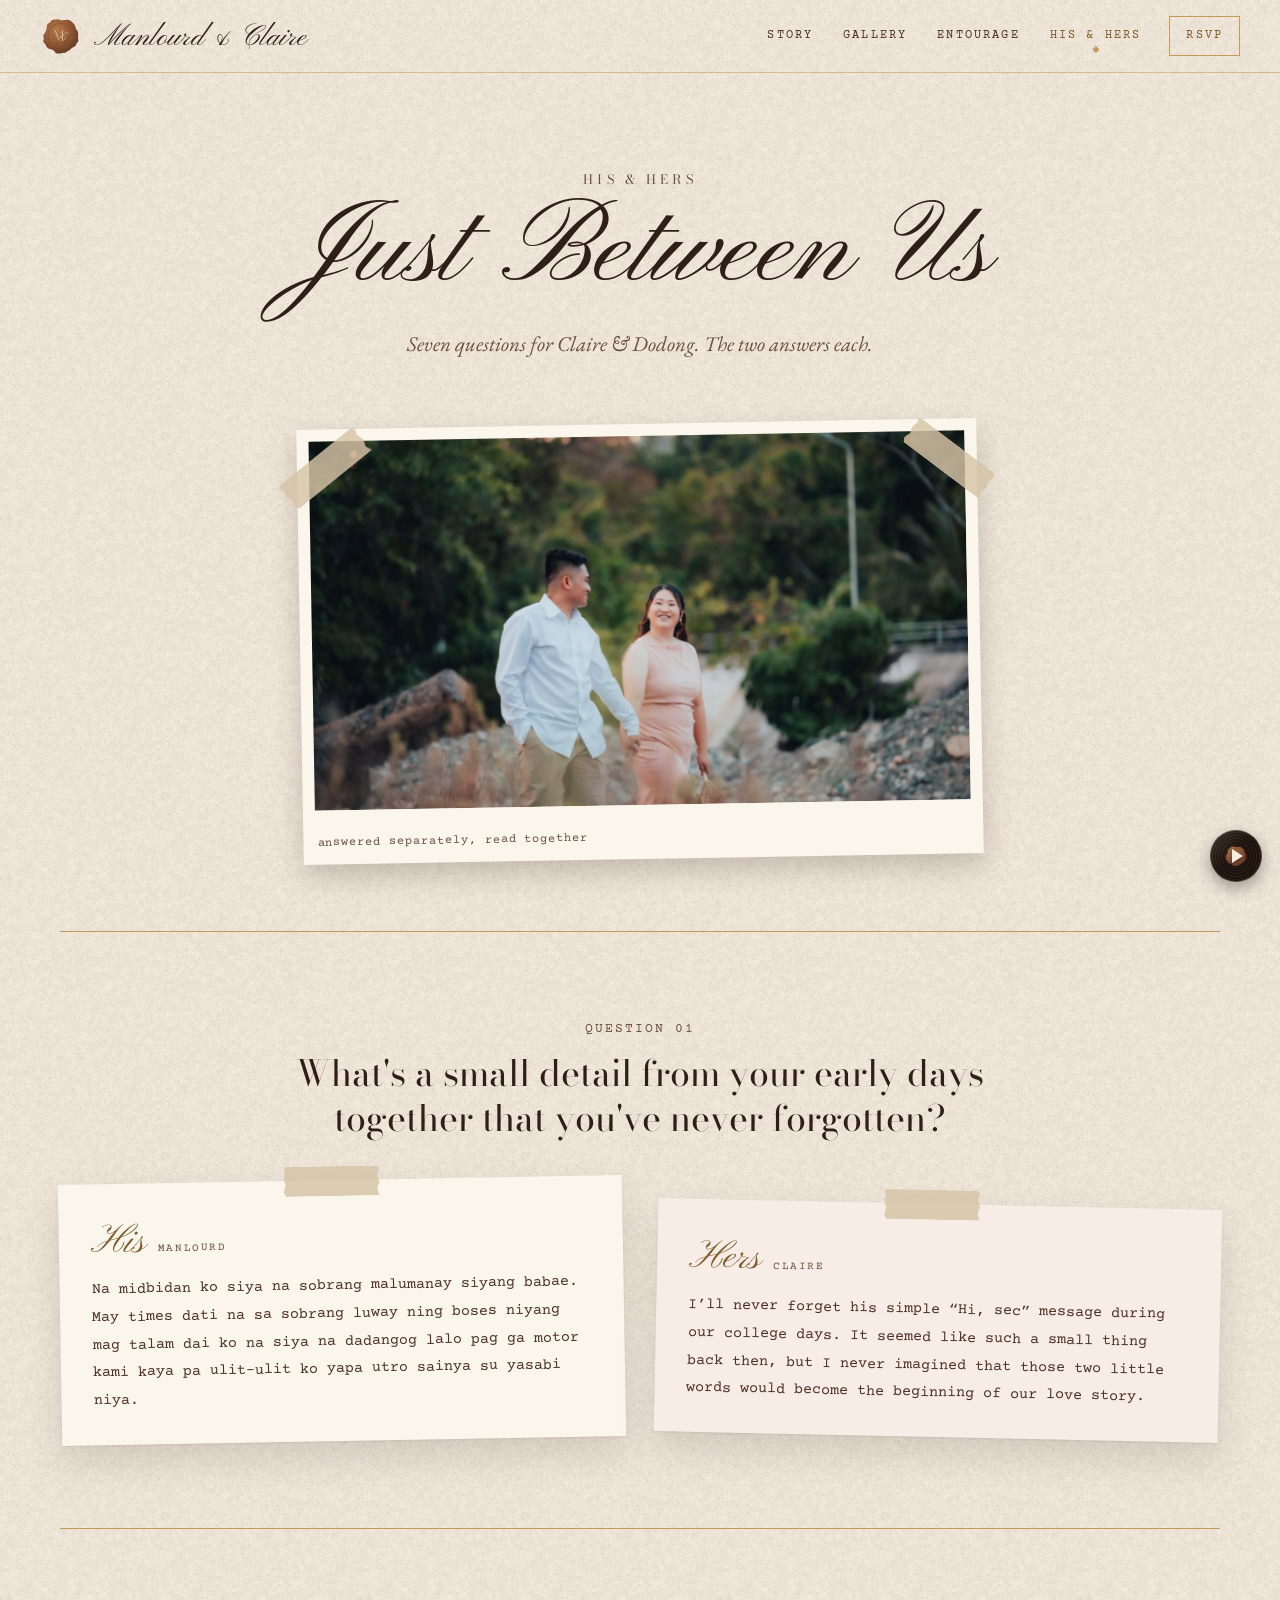
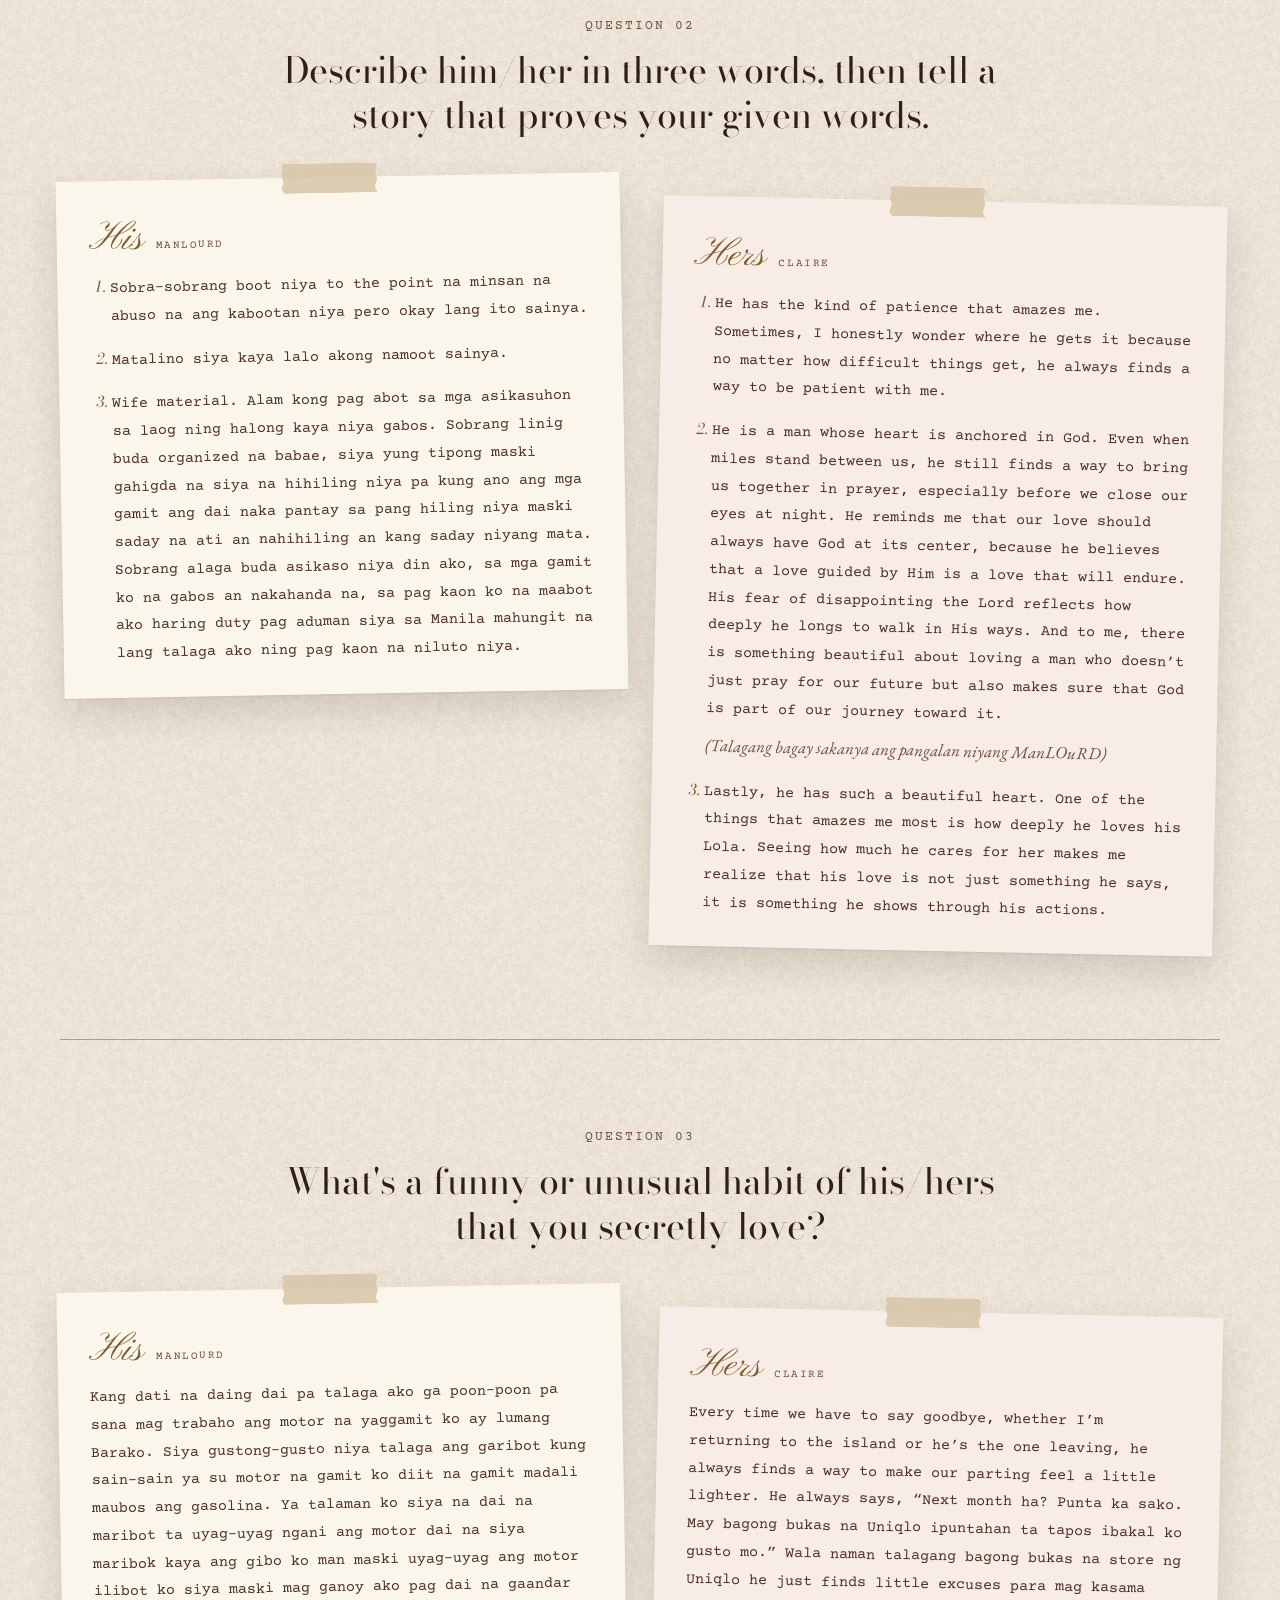
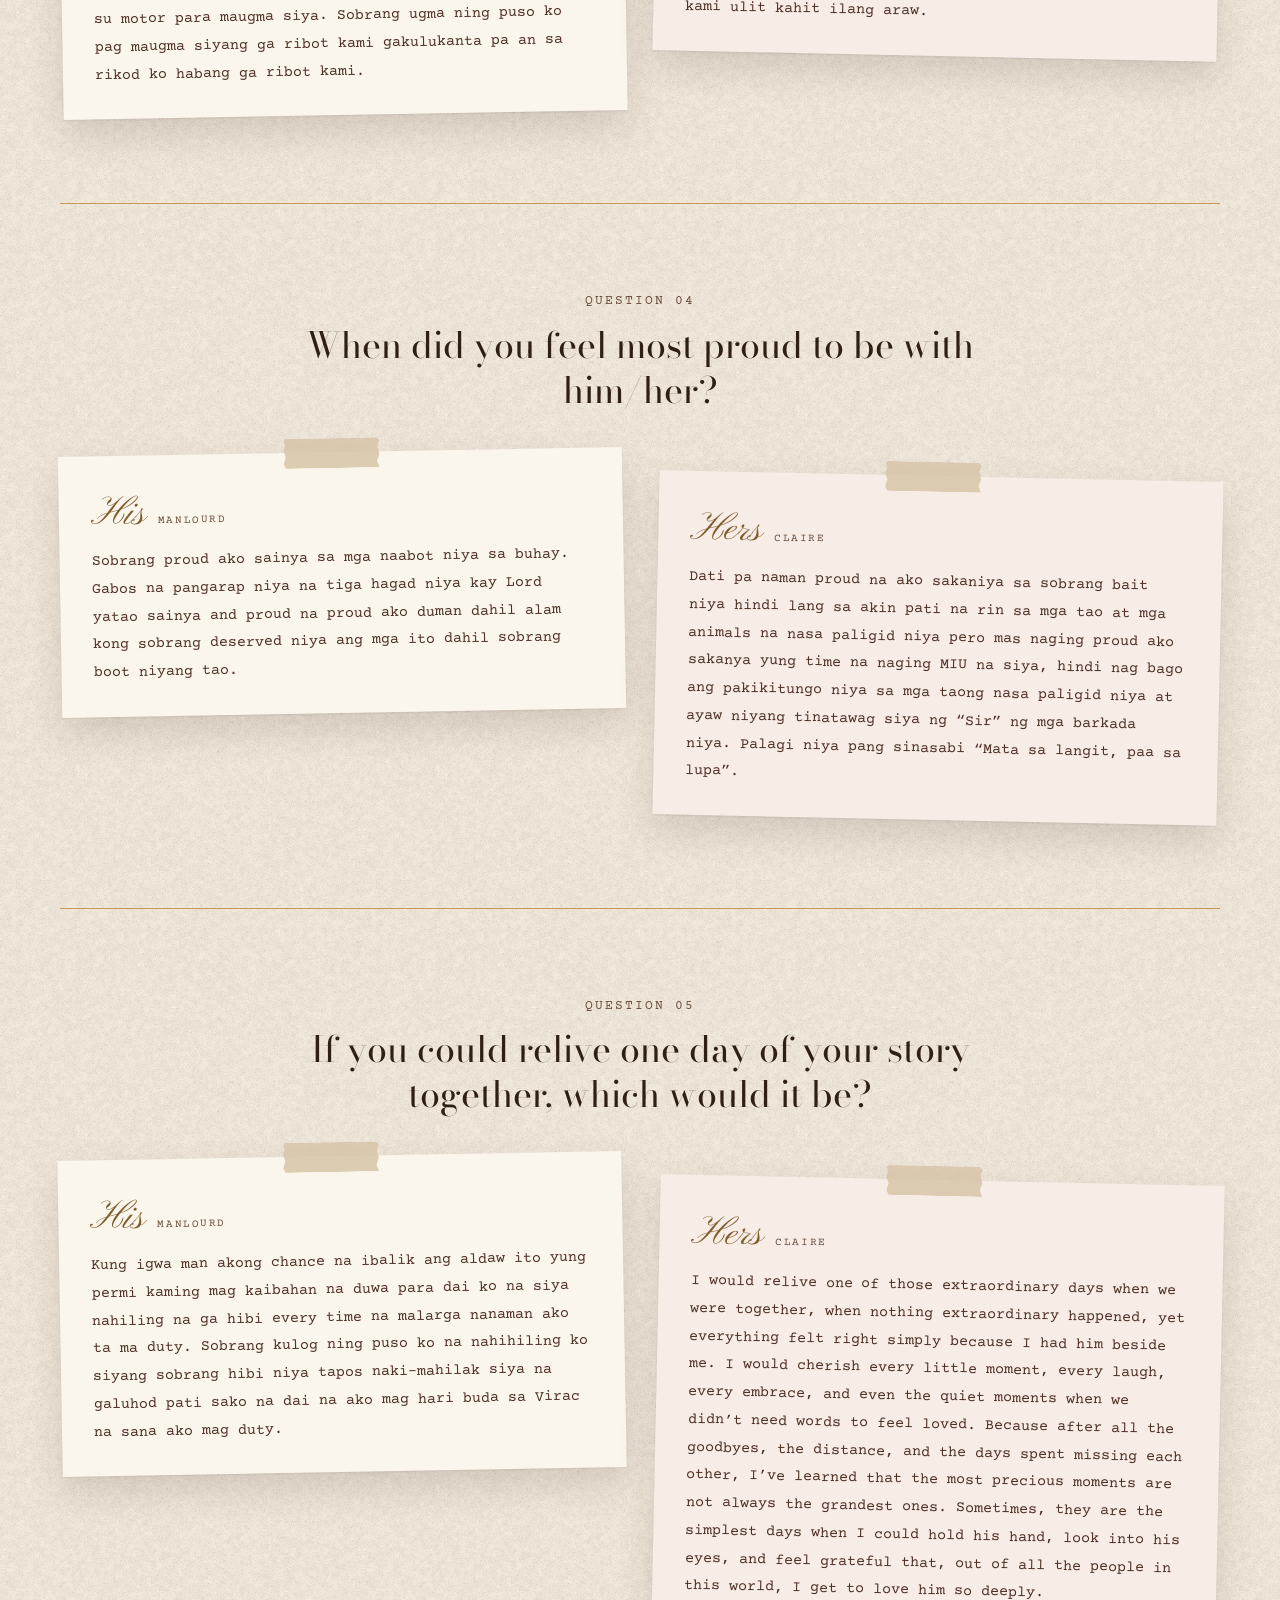
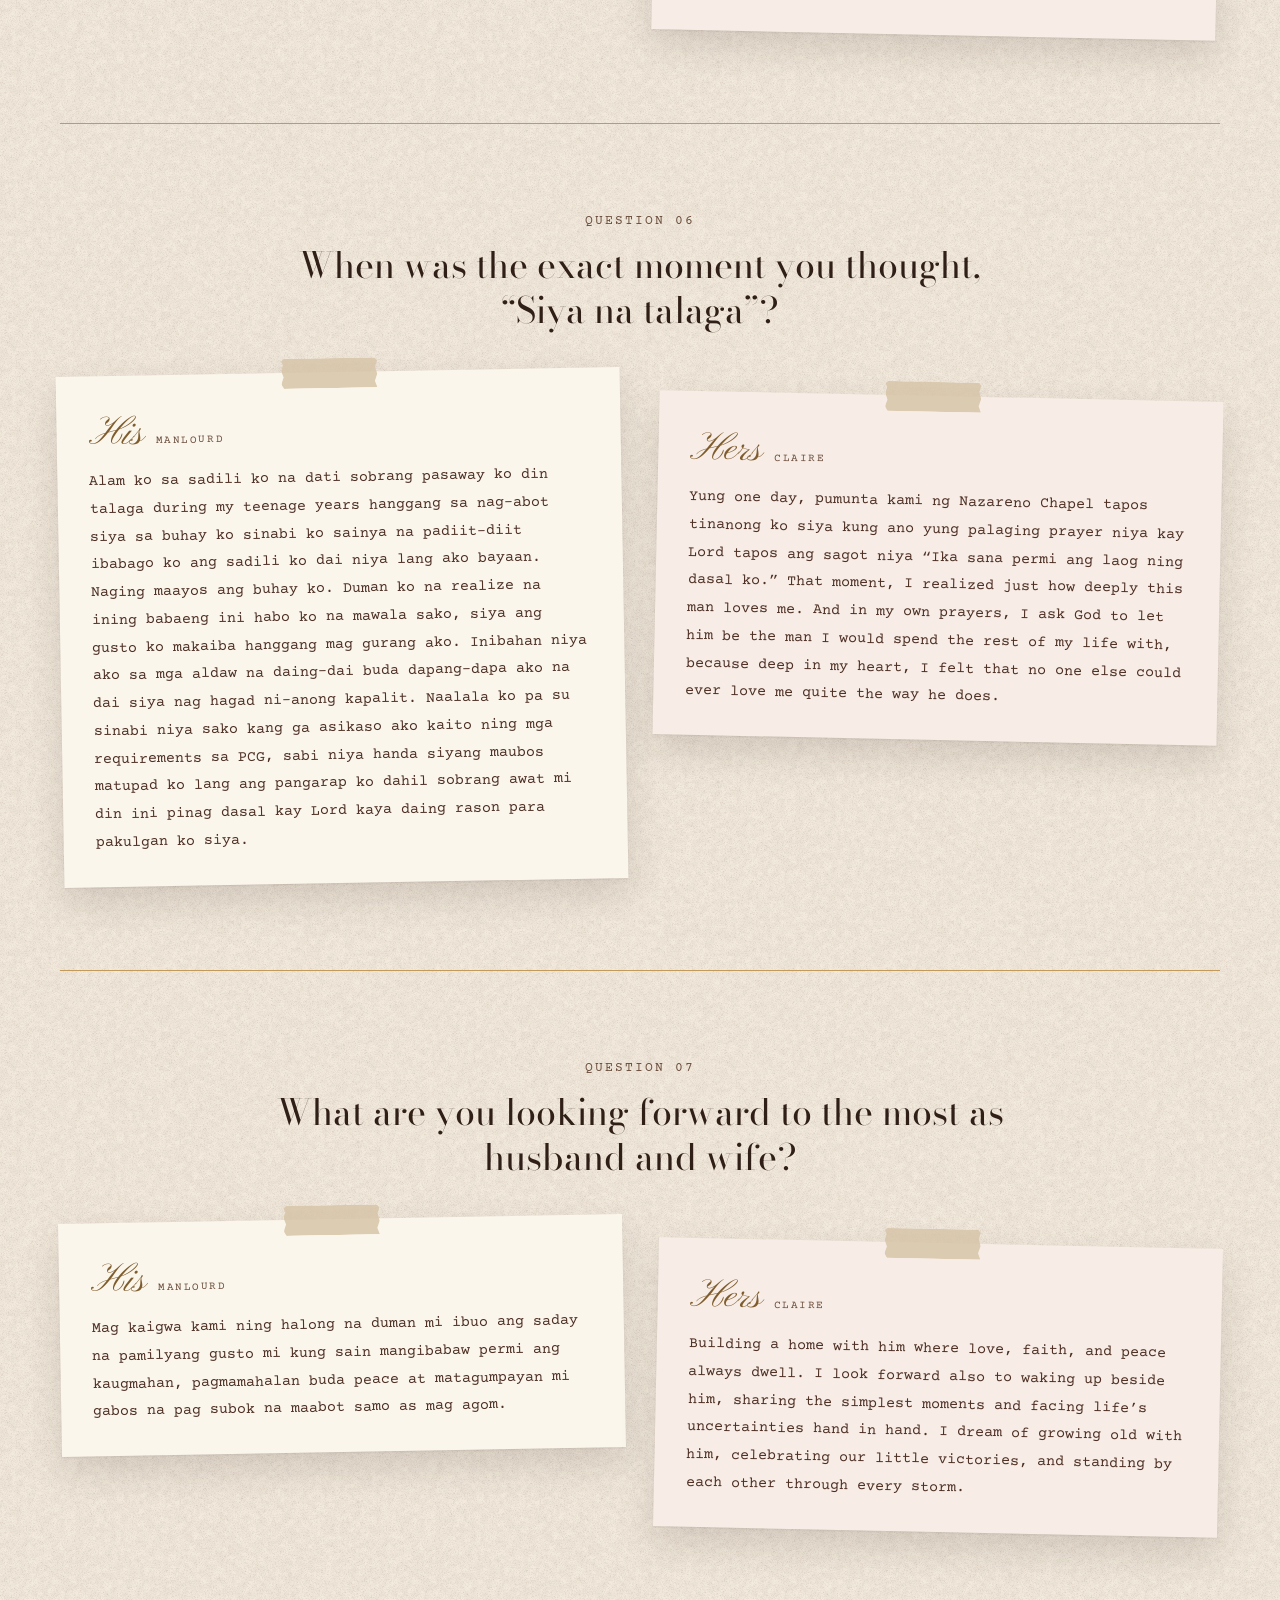
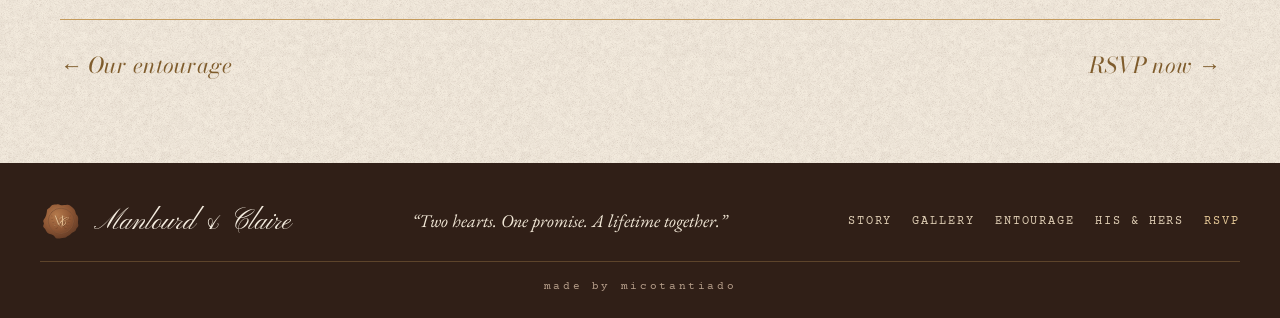
<file: qna.html>
<!doctype html>
<html lang="en">
<head>
  <meta charset="utf-8">
  <meta name="viewport" content="width=device-width, initial-scale=1">
  <title>His &amp; Hers | Manlourd &amp; Claire</title>
  <meta name="description" content="Just between us — seven questions, answered by Manlourd and by Claire.">
  <meta name="theme-color" content="#4E3025">
  <link rel="icon" href="assets/img/wax-seal.svg" type="image/svg+xml">
  <link rel="preconnect" href="https://fonts.googleapis.com">
  <link rel="preconnect" href="https://fonts.gstatic.com" crossorigin>
  <link href="https://fonts.googleapis.com/css2?family=Bodoni+Moda:ital,opsz,wght@0,6..96,400..600;1,6..96,400&family=Courier+Prime&family=EB+Garamond:ital,wght@0,400;0,500;1,400&family=Pinyon+Script&display=swap" rel="stylesheet">
  <link rel="stylesheet" href="assets/css/style.css">
</head>
<body>
<a class="skip" href="#main">Skip to content</a>

<header class="site-header">
  <div class="bar">
    <a class="mark" href="index.html" aria-label="Manlourd and Claire, home"><img src="assets/img/wax-seal.svg" alt="" width="260" height="260"><span class="script">Manlourd &amp; Claire</span></a>
    <nav class="nav" aria-label="Main">
      <button class="menu-btn" type="button" aria-expanded="false" aria-controls="menu">Menu</button>
      <ul id="menu">
        <li><a href="story.html">Story</a></li>
        <li><a href="gallery.html">Gallery</a></li>

        <li><a href="entourage.html">Entourage</a></li>
        <li><a href="qna.html" aria-current="page">His &amp; Hers</a></li>
        <li><a class="rsvp-link" href="index.html#rsvp">RSVP</a></li>
      </ul>
    </nav>
  </div>
</header>

<main id="main">
  <header class="page-head">
    <p class="eyebrow">His &amp; Hers</p>
    <h1 class="script">Just Between Us</h1>
    <p class="sub">Seven questions for Claire &amp; Dodong. The two answers each.</p>
  </header>

  <div class="story-hero reveal" style="max-width: 760px;">
    <figure class="snapshot">
      <span class="tape l"></span><span class="tape r"></span>
      <img src="assets/img/qna-hero.jpg" alt="Manlourd and Claire walking hand in hand through tall grass, smiling at each other" style="object-position: 50% 55%;">
      <figcaption>answered separately, read together</figcaption>
    </figure>
  </div>

  <div class="wrap" style="padding-top: 72px;">

    <section class="qa reveal" aria-labelledby="q1">
      <div class="qa-head"><p class="label">Question 01</p><h2 id="q1">What's a small detail from your early days together that you've never forgotten?</h2></div>
      <div class="qa-pair">
        <div class="qa-card his"><span class="tape"></span><p class="who"><span class="script">His</span><span class="label-sm">MANLOURD</span></p>
          <div class="typed" lang="bcl"><p>Na midbidan ko siya na sobrang malumanay siyang babae. May times dati na sa sobrang luway ning boses niyang mag talam dai ko na siya na dadangog lalo pag ga motor kami kaya pa ulit-ulit ko yapa utro sainya su yasabi niya.</p></div></div>
        <div class="qa-card hers"><span class="tape"></span><p class="who"><span class="script">Hers</span><span class="label-sm">CLAIRE</span></p>
          <div class="typed"><p>I’ll never forget his simple “Hi, sec” message during our college days. It seemed like such a small thing back then, but I never imagined that those two little words would become the beginning of our love story.</p></div></div>
      </div>
    </section>

    <section class="qa reveal" aria-labelledby="q2">
      <div class="qa-head"><p class="label">Question 02</p><h2 id="q2">Describe him/her in three words, then tell a story that proves your given words.</h2></div>
      <div class="qa-pair">
        <div class="qa-card his"><span class="tape"></span><p class="who"><span class="script">His</span><span class="label-sm">MANLOURD</span></p>
          <div class="typed" lang="bcl">
            <ol class="qa-list">
              <li>Sobra-sobrang boot niya to the point na minsan na abuso na ang kabootan niya pero okay lang ito sainya.</li>
              <li>Matalino siya kaya lalo akong namoot sainya.</li>
              <li>Wife material. Alam kong pag abot sa mga asikasuhon sa laog ning halong kaya niya gabos. Sobrang linig buda organized na babae, siya yung tipong maski gahigda na siya na hihiling niya pa kung ano ang mga gamit ang dai naka pantay sa pang hiling niya maski saday na ati an nahihiling an kang saday niyang mata. Sobrang alaga buda asikaso niya din ako, sa mga gamit ko na gabos an nakahanda na, sa pag kaon ko na maabot ako haring duty pag aduman siya sa Manila mahungit na lang talaga ako ning pag kaon na niluto niya.</li>
            </ol>
          </div></div>
        <div class="qa-card hers"><span class="tape"></span><p class="who"><span class="script">Hers</span><span class="label-sm">CLAIRE</span></p>
          <div class="typed">
            <ol class="qa-list">
              <li>He has the kind of patience that amazes me. Sometimes, I honestly wonder where he gets it because no matter how difficult things get, he always finds a way to be patient with me.</li>
              <li>He is a man whose heart is anchored in God. Even when miles stand between us, he still finds a way to bring us together in prayer, especially before we close our eyes at night. He reminds me that our love should always have God at its center, because he believes that a love guided by Him is a love that will endure. His fear of disappointing the Lord reflects how deeply he longs to walk in His ways. And to me, there is something beautiful about loving a man who doesn’t just pray for our future but also makes sure that God is part of our journey toward it.
                <span class="aside" lang="tl">(Talagang bagay sakanya ang pangalan niyang ManLOuRD)</span></li>
              <li>Lastly, he has such a beautiful heart. One of the things that amazes me most is how deeply he loves his Lola. Seeing how much he cares for her makes me realize that his love is not just something he says, it is something he shows through his actions.</li>
            </ol>
          </div></div>
      </div>
    </section>

    <section class="qa reveal" aria-labelledby="q3">
      <div class="qa-head"><p class="label">Question 03</p><h2 id="q3">What's a funny or unusual habit of his/hers that you secretly love?</h2></div>
      <div class="qa-pair">
        <div class="qa-card his"><span class="tape"></span><p class="who"><span class="script">His</span><span class="label-sm">MANLOURD</span></p>
          <div class="typed" lang="bcl"><p>Kang dati na daing dai pa talaga ako ga poon-poon pa sana mag trabaho ang motor na yaggamit ko ay lumang Barako. Siya gustong-gusto niya talaga ang garibot kung sain-sain ya su motor na gamit ko diit na gamit madali maubos ang gasolina. Ya talaman ko siya na dai na maribot ta uyag-uyag ngani ang motor dai na siya maribok kaya ang gibo ko man maski uyag-uyag ang motor ilibot ko siya maski mag ganoy ako pag dai na gaandar su motor para maugma siya. Sobrang ugma ning puso ko pag maugma siyang ga ribot kami gakulukanta pa an sa rikod ko habang ga ribot kami.</p></div></div>
        <div class="qa-card hers"><span class="tape"></span><p class="who"><span class="script">Hers</span><span class="label-sm">CLAIRE</span></p>
          <div class="typed"><p>Every time we have to say goodbye, whether I’m returning to the island or he’s the one leaving, he always finds a way to make our parting feel a little lighter. He always says, “Next month ha? Punta ka sako. May bagong bukas na Uniqlo ipuntahan ta tapos ibakal ko gusto mo.” Wala naman talagang bagong bukas na store ng Uniqlo he just finds little excuses para mag kasama kami ulit kahit ilang araw.</p></div></div>
      </div>
    </section>

    <section class="qa reveal" aria-labelledby="q4">
      <div class="qa-head"><p class="label">Question 04</p><h2 id="q4">When did you feel most proud to be with him/her?</h2></div>
      <div class="qa-pair">
        <div class="qa-card his"><span class="tape"></span><p class="who"><span class="script">His</span><span class="label-sm">MANLOURD</span></p>
          <div class="typed" lang="bcl"><p>Sobrang proud ako sainya sa mga naabot niya sa buhay. Gabos na pangarap niya na tiga hagad niya kay Lord yatao sainya and proud na proud ako duman dahil alam kong sobrang deserved niya ang mga ito dahil sobrang boot niyang tao.</p></div></div>
        <div class="qa-card hers"><span class="tape"></span><p class="who"><span class="script">Hers</span><span class="label-sm">CLAIRE</span></p>
          <div class="typed" lang="tl"><p>Dati pa naman proud na ako sakaniya sa sobrang bait niya hindi lang sa akin pati na rin sa mga tao at mga animals na nasa paligid niya pero mas naging proud ako sakanya yung time na naging MIU na siya, hindi nag bago ang pakikitungo niya sa mga taong nasa paligid niya at ayaw niyang tinatawag siya ng “Sir” ng mga barkada niya. Palagi niya pang sinasabi “Mata sa langit, paa sa lupa”.</p></div></div>
      </div>
    </section>

    <section class="qa reveal" aria-labelledby="q5">
      <div class="qa-head"><p class="label">Question 05</p><h2 id="q5">If you could relive one day of your story together, which would it be?</h2></div>
      <div class="qa-pair">
        <div class="qa-card his"><span class="tape"></span><p class="who"><span class="script">His</span><span class="label-sm">MANLOURD</span></p>
          <div class="typed" lang="bcl"><p>Kung igwa man akong chance na ibalik ang aldaw ito yung permi kaming mag kaibahan na duwa para dai ko na siya nahiling na ga hibi every time na malarga nanaman ako ta ma duty. Sobrang kulog ning puso ko na nahihiling ko siyang sobrang hibi niya tapos naki-mahilak siya na galuhod pati sako na dai na ako mag hari buda sa Virac na sana ako mag duty.</p></div></div>
        <div class="qa-card hers"><span class="tape"></span><p class="who"><span class="script">Hers</span><span class="label-sm">CLAIRE</span></p>
          <div class="typed"><p>I would relive one of those extraordinary days when we were together, when nothing extraordinary happened, yet everything felt right simply because I had him beside me. I would cherish every little moment, every laugh, every embrace, and even the quiet moments when we didn’t need words to feel loved. Because after all the goodbyes, the distance, and the days spent missing each other, I’ve learned that the most precious moments are not always the grandest ones. Sometimes, they are the simplest days when I could hold his hand, look into his eyes, and feel grateful that, out of all the people in this world, I get to love him so deeply.</p></div></div>
      </div>
    </section>

    <section class="qa reveal" aria-labelledby="q6">
      <div class="qa-head"><p class="label">Question 06</p><h2 id="q6">When was the exact moment you thought, “Siya na talaga”?</h2></div>
      <div class="qa-pair">
        <div class="qa-card his"><span class="tape"></span><p class="who"><span class="script">His</span><span class="label-sm">MANLOURD</span></p>
          <div class="typed" lang="bcl"><p>Alam ko sa sadili ko na dati sobrang pasaway ko din talaga during my teenage years hanggang sa nag-abot siya sa buhay ko sinabi ko sainya na padiit-diit ibabago ko ang sadili ko dai niya lang ako bayaan. Naging maayos ang buhay ko. Duman ko na realize na ining babaeng ini habo ko na mawala sako, siya ang gusto ko makaiba hanggang mag gurang ako. Inibahan niya ako sa mga aldaw na daing-dai buda dapang-dapa ako na dai siya nag hagad ni-anong kapalit. Naalala ko pa su sinabi niya sako kang ga asikaso ako kaito ning mga requirements sa PCG, sabi niya handa siyang maubos matupad ko lang ang pangarap ko dahil sobrang awat mi din ini pinag dasal kay Lord kaya daing rason para pakulgan ko siya.</p></div></div>
        <div class="qa-card hers"><span class="tape"></span><p class="who"><span class="script">Hers</span><span class="label-sm">CLAIRE</span></p>
          <div class="typed"><p>Yung one day, pumunta kami ng Nazareno Chapel tapos tinanong ko siya kung ano yung palaging prayer niya kay Lord tapos ang sagot niya “Ika sana permi ang laog ning dasal ko.” That moment, I realized just how deeply this man loves me. And in my own prayers, I ask God to let him be the man I would spend the rest of my life with, because deep in my heart, I felt that no one else could ever love me quite the way he does.</p></div></div>
      </div>
    </section>

    <section class="qa reveal" aria-labelledby="q7">
      <div class="qa-head"><p class="label">Question 07</p><h2 id="q7">What are you looking forward to the most as husband and wife?</h2></div>
      <div class="qa-pair">
        <div class="qa-card his"><span class="tape"></span><p class="who"><span class="script">His</span><span class="label-sm">MANLOURD</span></p>
          <div class="typed" lang="bcl"><p>Mag kaigwa kami ning halong na duman mi ibuo ang saday na pamilyang gusto mi kung sain mangibabaw permi ang kaugmahan, pagmamahalan buda peace at matagumpayan mi gabos na pag subok na maabot samo as mag agom.</p></div></div>
        <div class="qa-card hers"><span class="tape"></span><p class="who"><span class="script">Hers</span><span class="label-sm">CLAIRE</span></p>
          <div class="typed"><p>Building a home with him where love, faith, and peace always dwell. I look forward also to waking up beside him, sharing the simplest moments and facing life’s uncertainties hand in hand. I dream of growing old with him, celebrating our little victories, and standing by each other through every storm.</p></div></div>
      </div>
    </section>

    <nav class="pager" aria-label="More pages">
      <a href="entourage.html">← Our entourage</a>
      <a href="index.html#rsvp">RSVP now →</a>
    </nav>
  </div>
</main>

<footer class="site-footer">
  <div class="foot">
    <a class="mark" href="index.html" aria-label="Manlourd and Claire, home"><img src="assets/img/wax-seal.svg" alt="" width="260" height="260" loading="lazy"><span class="script">Manlourd &amp; Claire</span></a>
    <p class="quote">“Two hearts. One promise. A lifetime together.”</p>
    <nav aria-label="Footer">
      <ul><li><a href="story.html">Story</a></li><li><a href="gallery.html">Gallery</a></li><li><a href="entourage.html">Entourage</a></li><li><a href="qna.html">His &amp; Hers</a></li><li><a href="index.html#rsvp" style="color: var(--gold-light);">RSVP</a></li></ul>
    </nav>
  </div>
  <p class="fine">made by micotantiado</p>
</footer>

<script src="assets/js/content.js"></script>
<script src="assets/js/main.js"></script>
<script src="assets/js/motion.js"></script>
<script src="assets/js/music.js"></script>
</body>
</html>
</file>
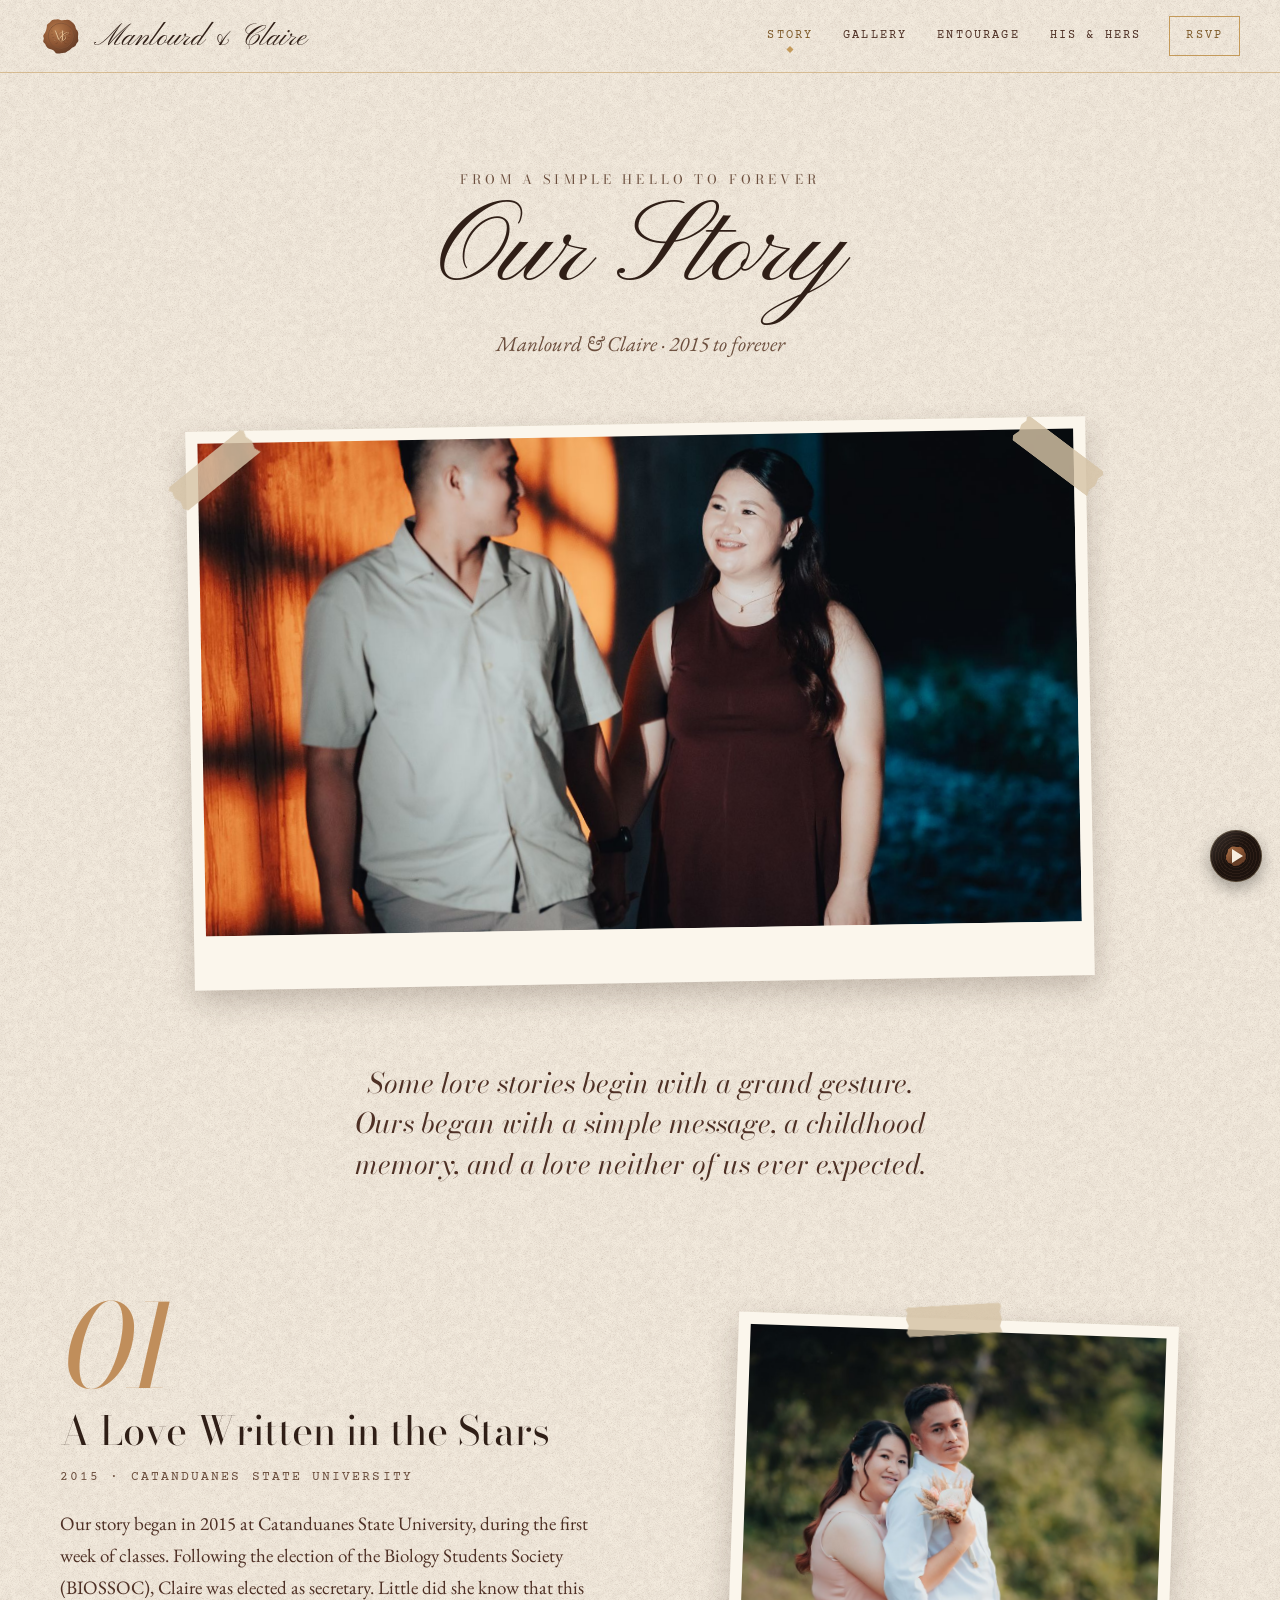
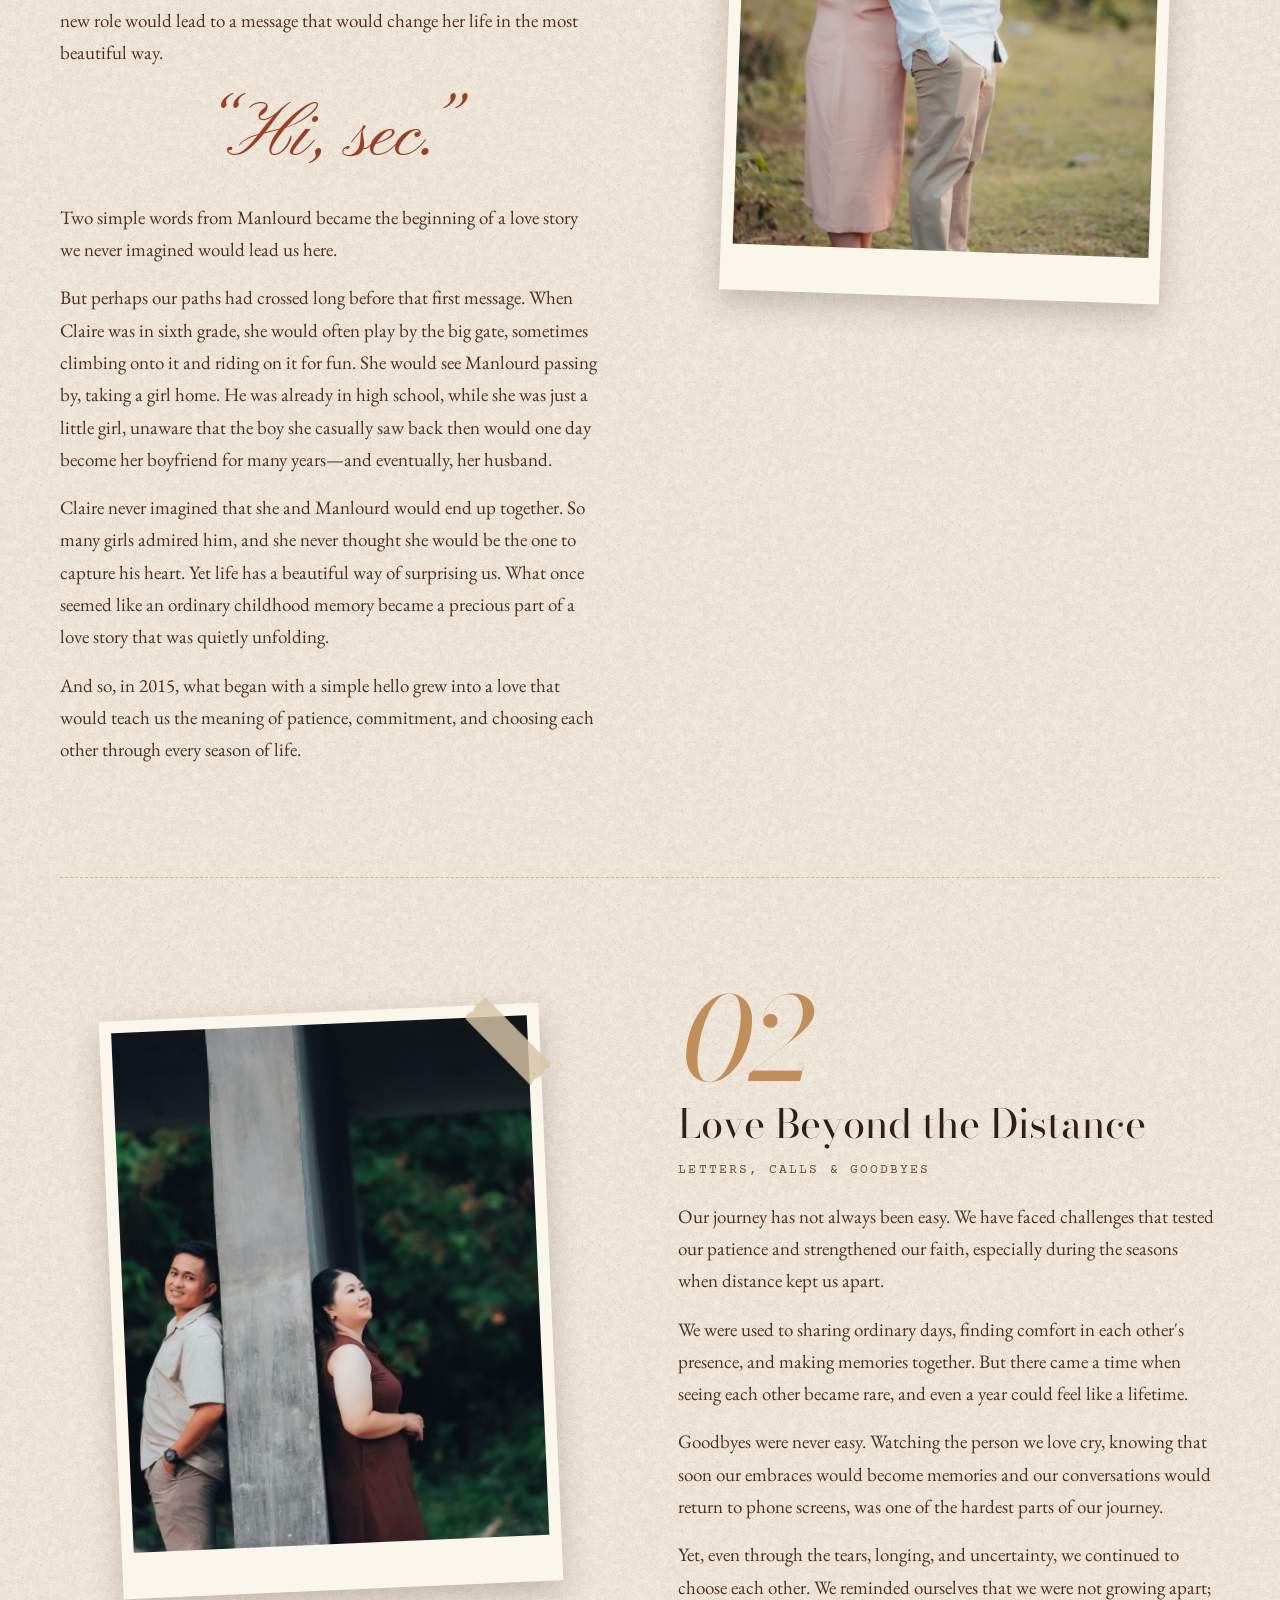
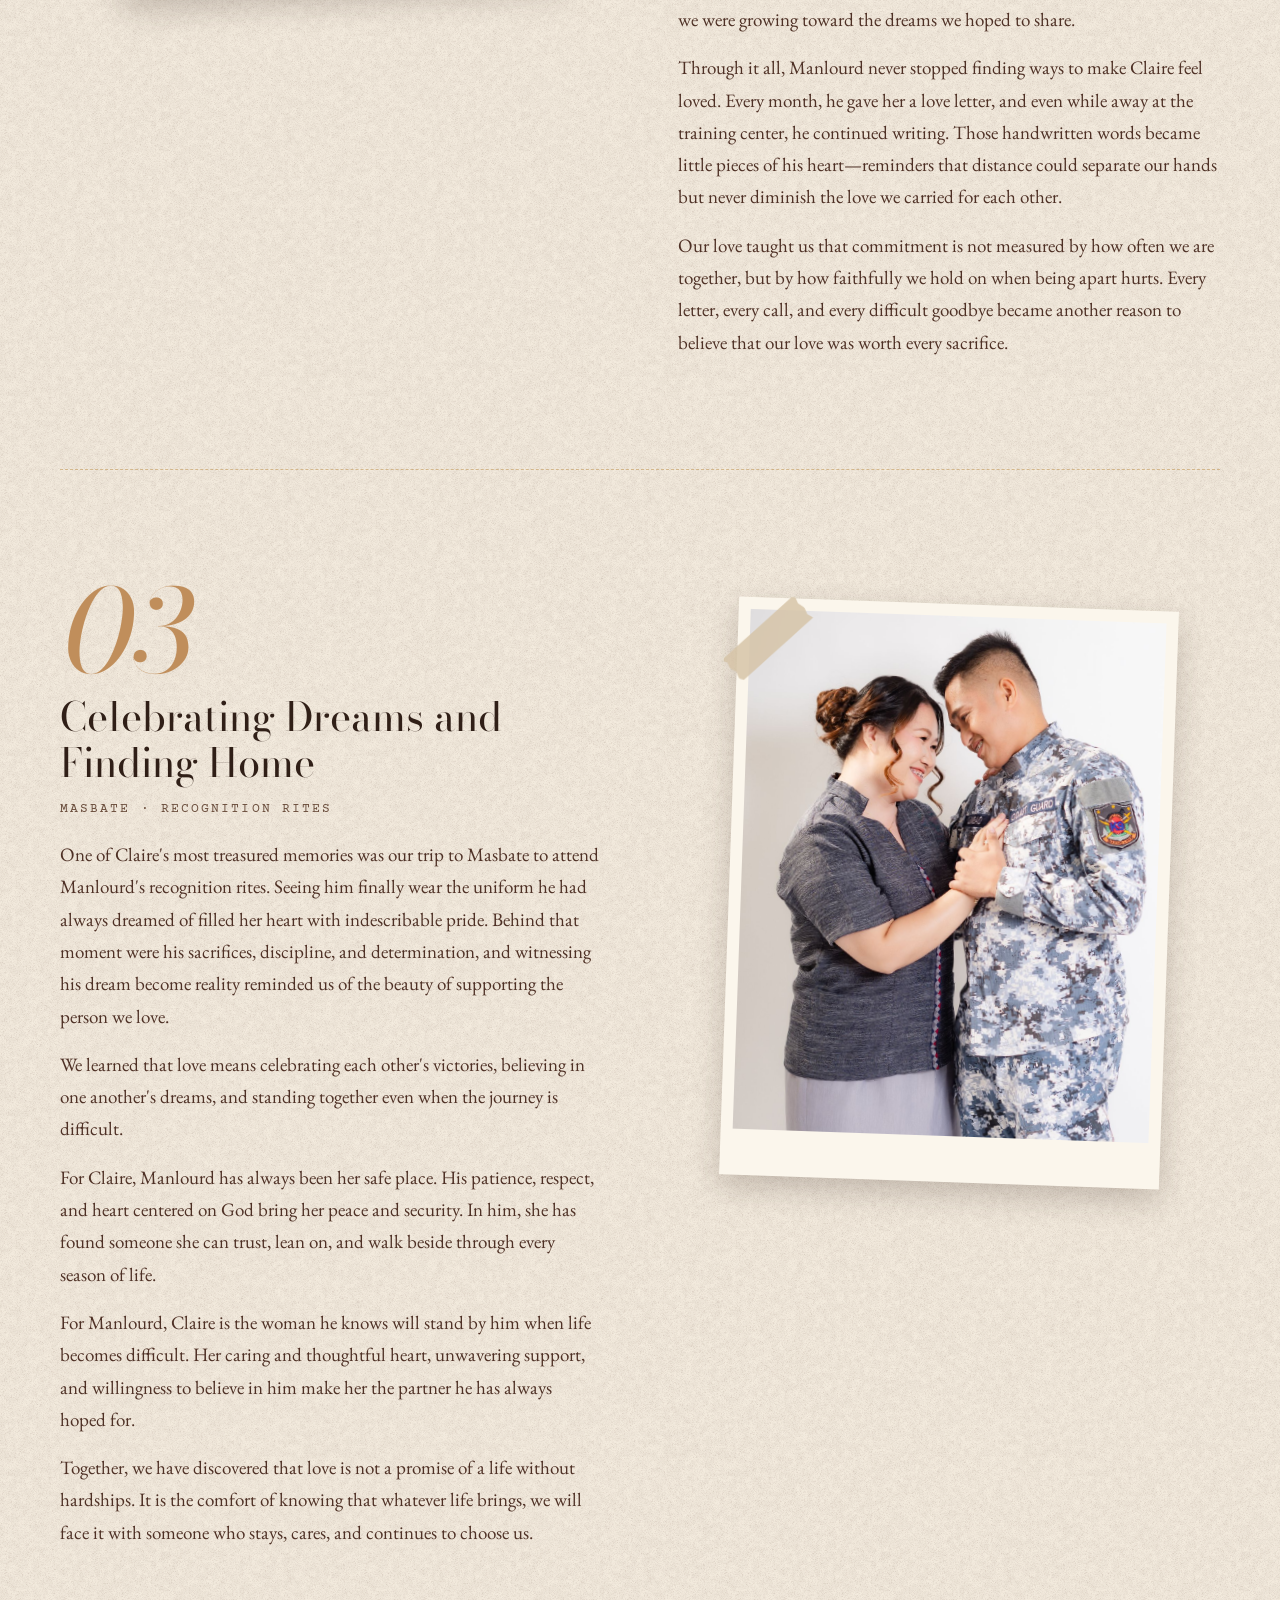
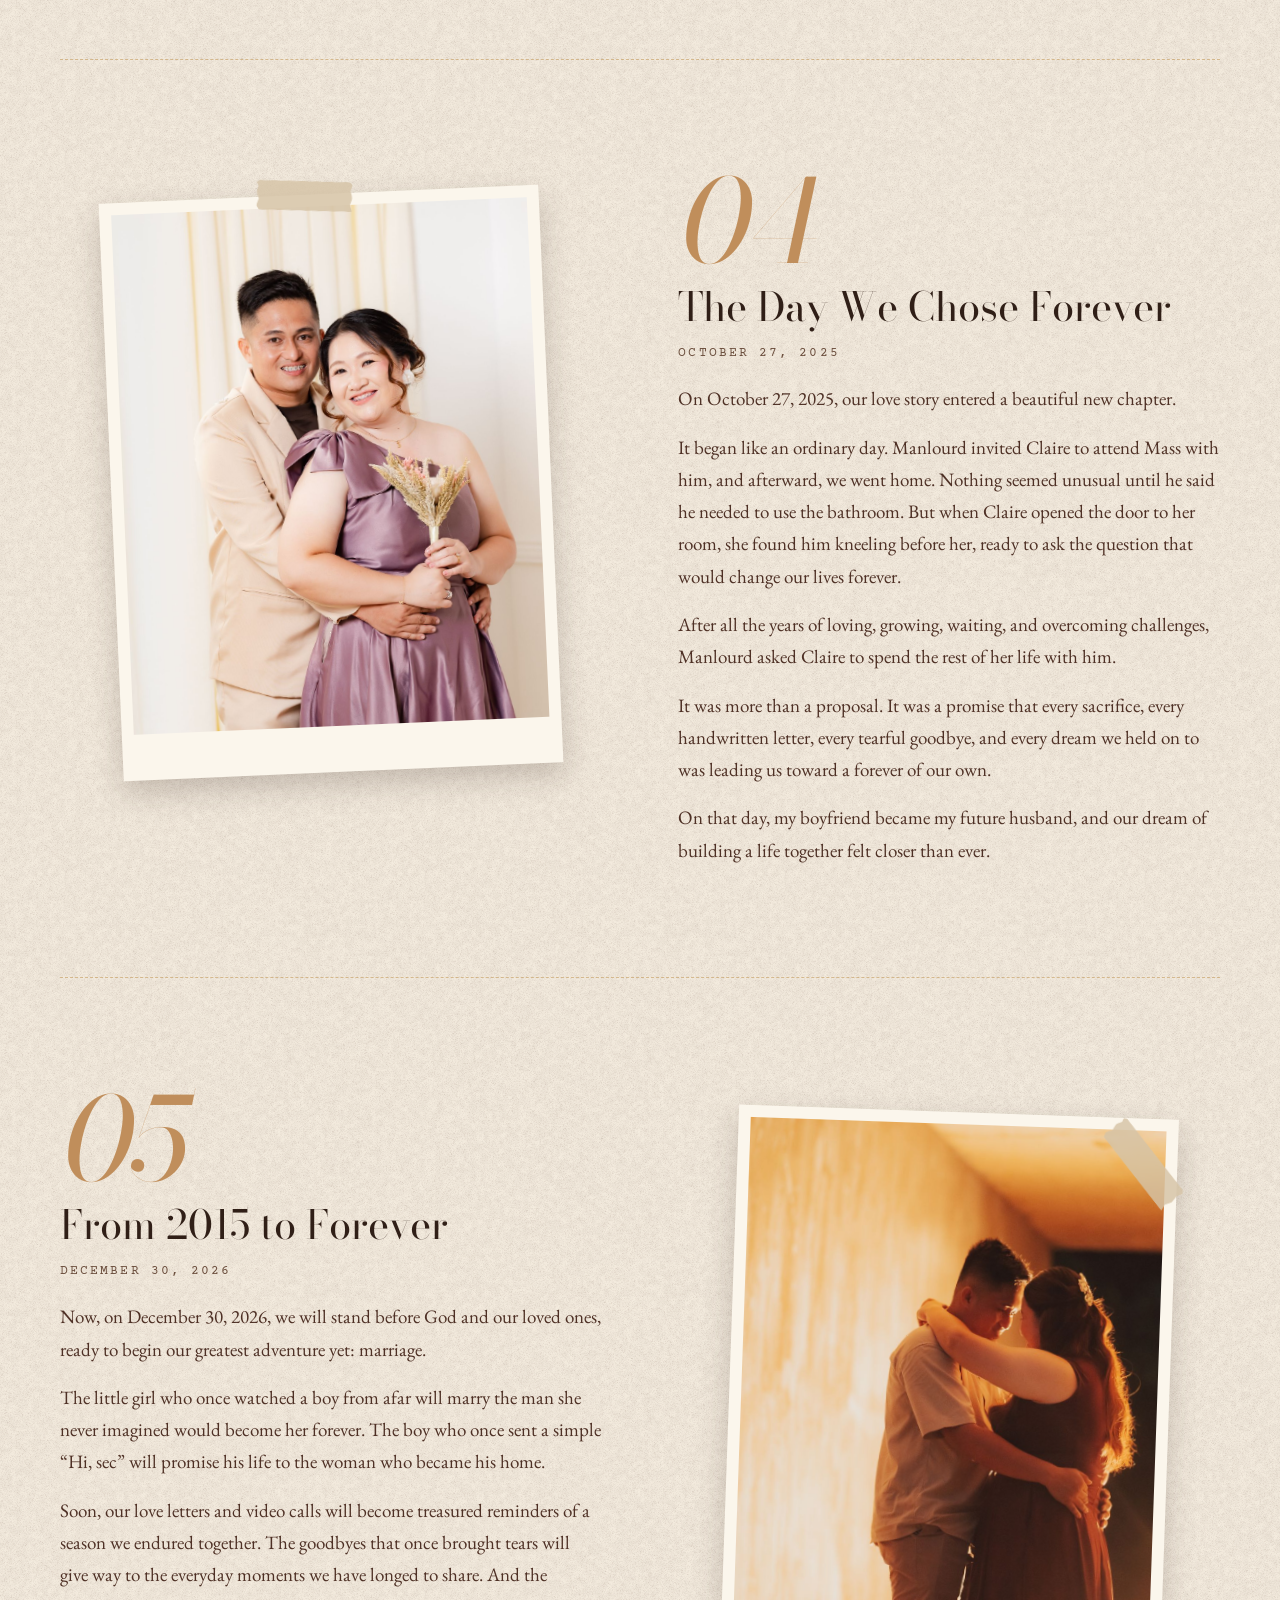
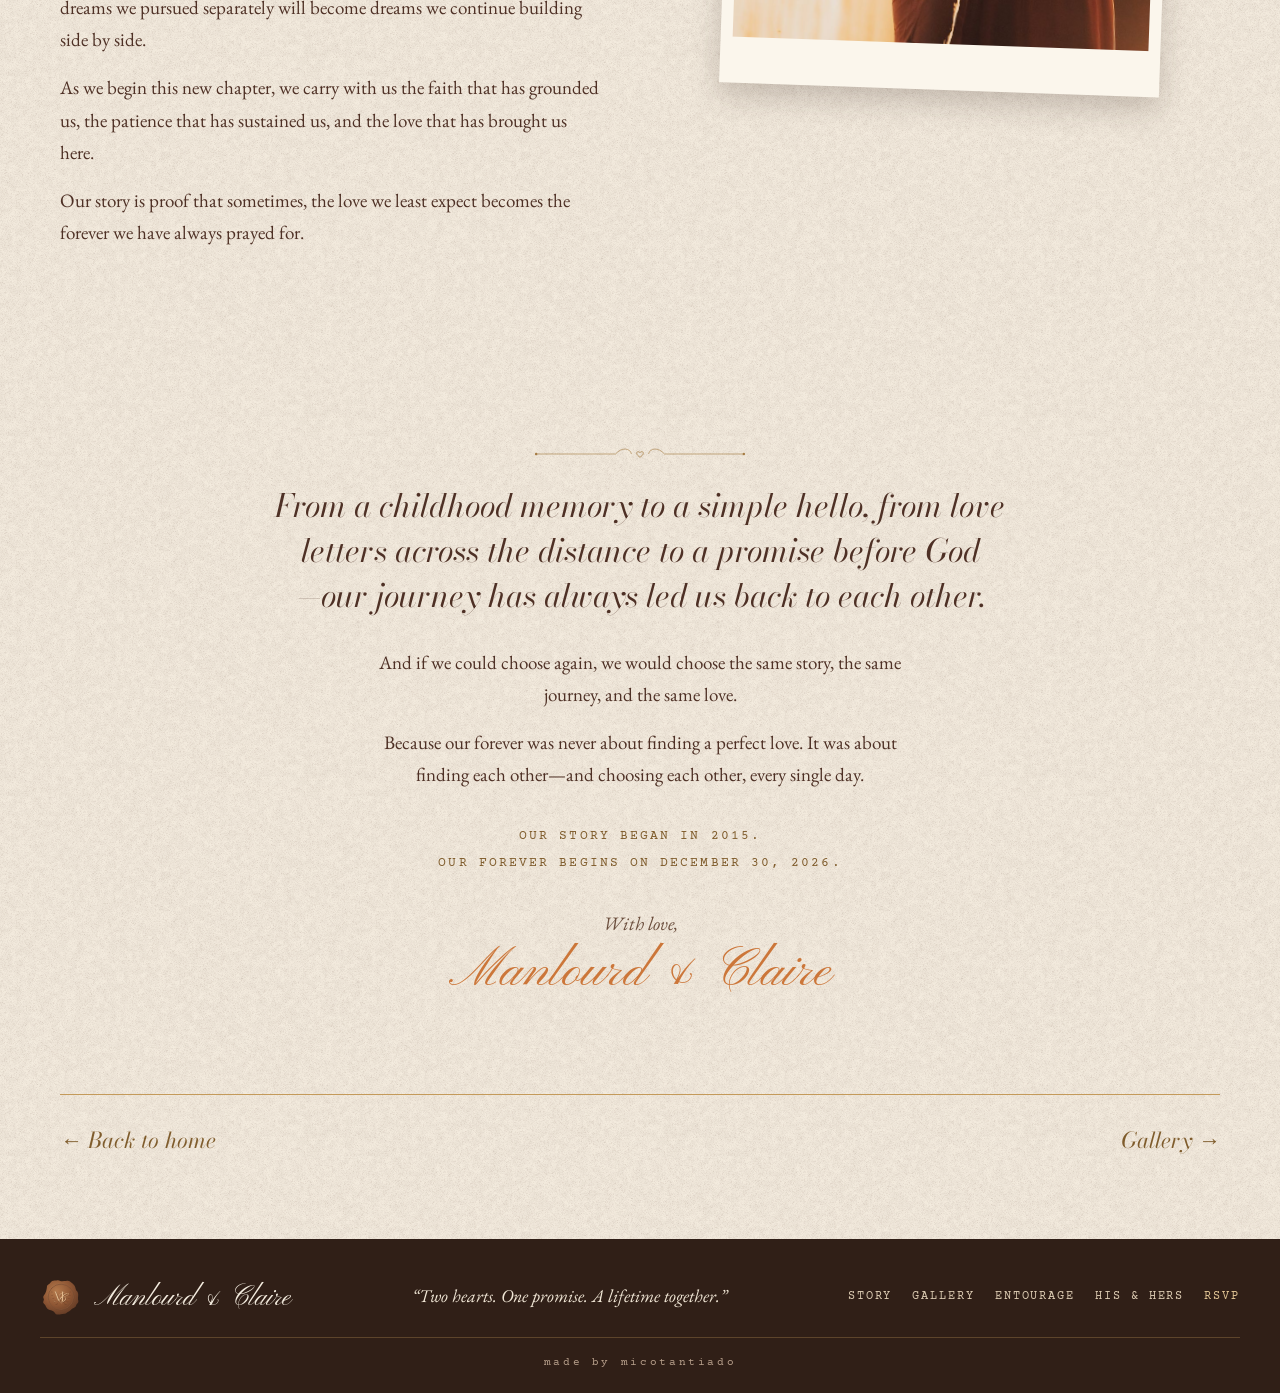
<file: story.html>
<!doctype html>
<html lang="en">
<head>
  <meta charset="utf-8">
  <meta name="viewport" content="width=device-width, initial-scale=1">
  <title>Our Story | Manlourd &amp; Claire</title>
  <meta name="description" content="Our love story — from a simple hello in 2015 to forever on December 30, 2026.">
  <meta name="theme-color" content="#4E3025">
  <link rel="icon" href="assets/img/wax-seal.svg" type="image/svg+xml">
  <link rel="preconnect" href="https://fonts.googleapis.com">
  <link rel="preconnect" href="https://fonts.gstatic.com" crossorigin>
  <link href="https://fonts.googleapis.com/css2?family=Bodoni+Moda:ital,opsz,wght@0,6..96,400..600;1,6..96,400&family=Courier+Prime&family=EB+Garamond:ital,wght@0,400;0,500;1,400&family=Pinyon+Script&display=swap" rel="stylesheet">
  <link rel="stylesheet" href="assets/css/style.css">
</head>
<body>
<a class="skip" href="#main">Skip to content</a>

<header class="site-header">
  <div class="bar">
    <a class="mark" href="index.html" aria-label="Manlourd and Claire, home"><img src="assets/img/wax-seal.svg" alt="" width="260" height="260"><span class="script">Manlourd &amp; Claire</span></a>
    <nav class="nav" aria-label="Main">
      <button class="menu-btn" type="button" aria-expanded="false" aria-controls="menu">Menu</button>
      <ul id="menu">
        <li><a href="story.html" aria-current="page">Story</a></li>
        <li><a href="gallery.html">Gallery</a></li>

        <li><a href="entourage.html">Entourage</a></li>
        <li><a href="qna.html">His &amp; Hers</a></li>
        <li><a class="rsvp-link" href="index.html#rsvp">RSVP</a></li>
      </ul>
    </nav>
  </div>
</header>

<main id="main">
  <header class="page-head">
    <p class="eyebrow">From a simple hello to forever</p>
    <h1 class="script">Our Story</h1>
    <p class="sub">Manlourd &amp; Claire · 2015 to forever</p>
  </header>

  <div class="story-hero reveal">
    <figure class="snapshot">
      <span class="tape l"></span><span class="tape r"></span>
      <img src="assets/img/gallery/full/khl04420.jpg" alt="Manlourd and Claire smiling at each other in warm evening light">

    </figure>
  </div>

  <div class="story-intro reveal">
    <p>Some love stories begin with a grand gesture. Ours began with a simple message, a childhood memory, and a love neither of us ever expected.</p>
  </div>

  <div class="wrap">
    <article class="chapter story-ch reveal" aria-labelledby="ch1">
      <div class="chapter-text">
        <p class="chapter-num">01</p>
        <h2 id="ch1">A Love Written in the Stars</h2>
        <p class="label">2015 · Catanduanes State University</p>
        <div class="story-body">
          <p>Our story began in 2015 at Catanduanes State University, during the first week of classes. Following the election of the Biology Students Society (BIOSSOC), Claire was elected as secretary. Little did she know that this new role would lead to a message that would change her life in the most beautiful way.</p>
          <blockquote class="hi-sec"><p>“Hi, sec.”</p></blockquote>
          <p>Two simple words from Manlourd became the beginning of a love story we never imagined would lead us here.</p>
          <p>But perhaps our paths had crossed long before that first message. When Claire was in sixth grade, she would often play by the big gate, sometimes climbing onto it and riding on it for fun. She would see Manlourd passing by, taking a girl home. He was already in high school, while she was just a little girl, unaware that the boy she casually saw back then would one day become her boyfriend for many years—and eventually, her husband.</p>
          <p>Claire never imagined that she and Manlourd would end up together. So many girls admired him, and she never thought she would be the one to capture his heart. Yet life has a beautiful way of surprising us. What once seemed like an ordinary childhood memory became a precious part of a love story that was quietly unfolding.</p>
          <p>And so, in 2015, what began with a simple hello grew into a love that would teach us the meaning of patience, commitment, and choosing each other through every season of life.</p>
        </div>
      </div>
      <figure class="snapshot">
        <span class="tape" style="left: 38%; top: -14px; transform: rotate(-5deg);"></span>
        <img src="assets/img/gallery/full/khl04213.jpg" alt="Claire holding Manlourd's arm in a grassy field" loading="lazy" style="object-position: 50% 25%;">

      </figure>
    </article>

    <article class="chapter story-ch flip reveal" aria-labelledby="ch2">
      <div class="chapter-text">
        <p class="chapter-num">02</p>
        <h2 id="ch2">Love Beyond the Distance</h2>
        <p class="label">Letters, calls &amp; goodbyes</p>
        <div class="story-body">
          <p>Our journey has not always been easy. We have faced challenges that tested our patience and strengthened our faith, especially during the seasons when distance kept us apart.</p>
          <p>We were used to sharing ordinary days, finding comfort in each other's presence, and making memories together. But there came a time when seeing each other became rare, and even a year could feel like a lifetime.</p>
          <p>Goodbyes were never easy. Watching the person we love cry, knowing that soon our embraces would become memories and our conversations would return to phone screens, was one of the hardest parts of our journey.</p>
          <p>Yet, even through the tears, longing, and uncertainty, we continued to choose each other. We reminded ourselves that we were not growing apart; we were growing toward the dreams we hoped to share.</p>
          <p>Through it all, Manlourd never stopped finding ways to make Claire feel loved. Every month, he gave her a love letter, and even while away at the training center, he continued writing. Those handwritten words became little pieces of his heart—reminders that distance could separate our hands but never diminish the love we carried for each other.</p>
          <p>Our love taught us that commitment is not measured by how often we are together, but by how faithfully we hold on when being apart hurts. Every letter, every call, and every difficult goodbye became another reason to believe that our love was worth every sacrifice.</p>
        </div>
      </div>
      <figure class="snapshot">
        <span class="tape" style="right: -16px; top: 22px; transform: rotate(48deg);"></span>
        <img src="assets/img/gallery/full/khl04411.jpg" alt="Manlourd and Claire leaning on either side of a concrete pillar" loading="lazy" style="object-position: 46% 50%;">

      </figure>
    </article>

    <article class="chapter story-ch reveal" aria-labelledby="ch3">
      <div class="chapter-text">
        <p class="chapter-num">03</p>
        <h2 id="ch3">Celebrating Dreams and Finding Home</h2>
        <p class="label">Masbate · Recognition rites</p>
        <div class="story-body">
          <p>One of Claire's most treasured memories was our trip to Masbate to attend Manlourd's recognition rites. Seeing him finally wear the uniform he had always dreamed of filled her heart with indescribable pride. Behind that moment were his sacrifices, discipline, and determination, and witnessing his dream become reality reminded us of the beauty of supporting the person we love.</p>
          <p>We learned that love means celebrating each other's victories, believing in one another's dreams, and standing together even when the journey is difficult.</p>
          <p>For Claire, Manlourd has always been her safe place. His patience, respect, and heart centered on God bring her peace and security. In him, she has found someone she can trust, lean on, and walk beside through every season of life.</p>
          <p>For Manlourd, Claire is the woman he knows will stand by him when life becomes difficult. Her caring and thoughtful heart, unwavering support, and willingness to believe in him make her the partner he has always hoped for.</p>
          <p>Together, we have discovered that love is not a promise of a life without hardships. It is the comfort of knowing that whatever life brings, we will face it with someone who stays, cares, and continues to choose us.</p>
        </div>
      </div>
      <figure class="snapshot">
        <span class="tape" style="left: -18px; top: 26px; transform: rotate(-44deg);"></span>
        <img src="assets/img/gallery/full/khl03866.jpg" alt="Manlourd in his Coast Guard uniform, forehead to forehead with Claire" loading="lazy" style="object-position: 50% 22%;">
      </figure>
    </article>

    <article class="chapter story-ch flip reveal" aria-labelledby="ch4">
      <div class="chapter-text">
        <p class="chapter-num">04</p>
        <h2 id="ch4">The Day We Chose Forever</h2>
        <p class="label">October 27, 2025</p>
        <div class="story-body">
          <p>On October 27, 2025, our love story entered a beautiful new chapter.</p>
          <p>It began like an ordinary day. Manlourd invited Claire to attend Mass with him, and afterward, we went home. Nothing seemed unusual until he said he needed to use the bathroom. But when Claire opened the door to her room, she found him kneeling before her, ready to ask the question that would change our lives forever.</p>
          <p>After all the years of loving, growing, waiting, and overcoming challenges, Manlourd asked Claire to spend the rest of her life with him.</p>
          <p>It was more than a proposal. It was a promise that every sacrifice, every handwritten letter, every tearful goodbye, and every dream we held on to was leading us toward a forever of our own.</p>
          <p>On that day, my boyfriend became my future husband, and our dream of building a life together felt closer than ever.</p>
        </div>
      </div>
      <figure class="snapshot">
        <span class="tape" style="left: 36%; top: -14px; transform: rotate(4deg);"></span>
        <img src="assets/img/gallery/full/khl04137.jpg" alt="Manlourd embracing Claire as she holds a small bouquet" loading="lazy" style="object-position: 50% 28%;">
      </figure>
    </article>

    <article class="chapter story-ch reveal" aria-labelledby="ch5">
      <div class="chapter-text">
        <p class="chapter-num">05</p>
        <h2 id="ch5">From 2015 to Forever</h2>
        <p class="label">December 30, 2026</p>
        <div class="story-body">
          <p>Now, on December 30, 2026, we will stand before God and our loved ones, ready to begin our greatest adventure yet: marriage.</p>
          <p>The little girl who once watched a boy from afar will marry the man she never imagined would become her forever. The boy who once sent a simple “Hi, sec” will promise his life to the woman who became his home.</p>
          <p>Soon, our love letters and video calls will become treasured reminders of a season we endured together. The goodbyes that once brought tears will give way to the everyday moments we have longed to share. And the dreams we pursued separately will become dreams we continue building side by side.</p>
          <p>As we begin this new chapter, we carry with us the faith that has grounded us, the patience that has sustained us, and the love that has brought us here.</p>
          <p>Our story is proof that sometimes, the love we least expect becomes the forever we have always prayed for.</p>
        </div>
      </div>
      <figure class="snapshot">
        <span class="tape" style="right: -14px; top: 30px; transform: rotate(50deg);"></span>
        <img src="assets/img/gallery/full/khl04452.jpg" alt="Manlourd and Claire embracing in golden light" loading="lazy" style="object-position: 38% 50%;">
      </figure>
    </article>
  </div>

  <aside class="pull-quote story-close reveal" aria-label="Closing words">
    <img class="divider" src="assets/img/heart-divider.svg" alt="">
    <blockquote>
      <p>From a childhood memory to a simple hello, from love letters across the distance to a promise before God—our journey has always led us back to each other.</p>
    </blockquote>
    <div class="story-body story-final">
      <p>And if we could choose again, we would choose the same story, the same journey, and the same love.</p>
      <p>Because our forever was never about finding a perfect love. It was about finding each other—and choosing each other, every single day.</p>
    </div>
    <p class="story-dates"><span>Our story began in 2015.</span> <span>Our forever begins on December 30, 2026.</span></p>
    <p class="signoff">With love,</p>
    <p class="signature">Manlourd &amp; Claire</p>
  </aside>

  <div class="wrap">
    <nav class="pager" aria-label="More pages">
      <a href="index.html">← Back to home</a>
      <a href="gallery.html">Gallery →</a>
    </nav>
  </div>
</main>

<footer class="site-footer">
  <div class="foot">
    <a class="mark" href="index.html" aria-label="Manlourd and Claire, home"><img src="assets/img/wax-seal.svg" alt="" width="260" height="260" loading="lazy"><span class="script">Manlourd &amp; Claire</span></a>
    <p class="quote">“Two hearts. One promise. A lifetime together.”</p>
    <nav aria-label="Footer">
      <ul><li><a href="story.html">Story</a></li><li><a href="gallery.html">Gallery</a></li><li><a href="entourage.html">Entourage</a></li><li><a href="qna.html">His &amp; Hers</a></li><li><a href="index.html#rsvp" style="color: var(--gold-light);">RSVP</a></li></ul>
    </nav>
  </div>
  <p class="fine">made by micotantiado</p>
</footer>

<script src="assets/js/content.js"></script>
<script src="assets/js/main.js"></script>
<script src="assets/js/motion.js"></script>
<script src="assets/js/music.js"></script>
</body>
</html>
</file>
<file: assets/css/style.css>
/* ==========================================================
   Manlourd & Claire — Golden Hour Heirloom
   One stylesheet for every page. Colours, fonts and spacing
   come from the brand kit; change them here, in :root.
   ========================================================== */

:root {
  /* paper */
  --parchment: #F4ECDF;
  --paper-light: #FBF6EC;
  --warm-beige: #E8DCC6;
  --soft-beige: #DCCBB2;
  /* ink */
  --dark-chocolate: #301F17;
  --espresso: #4E3025;
  --ink-muted: #6B4E3D;
  --deep-night: #241812;
  /* supporting browns */
  --mocha: #7A5236;
  --chestnut: #A36A42;
  --caramel: #C08E5B;
  --warm-taupe: #B79F8B;
  --dusty-taupe: #A68C7A;
  /* gold */
  --gold: #C49A5A;          /* lines, frames — never small text */
  --gold-text: #7F5C2C;     /* readable gold on paper */
  --gold-light: #E2C595;    /* gold text on dark */
  /* accents */
  --moss: #55533A;
  --dusty-rose: #C9969A;
  --blush: #EBC2AE;

  --font-script: "Pinyon Script", "Snell Roundhand", cursive;
  --font-display: "Bodoni Moda", Didot, Georgia, serif;
  --font-body: "EB Garamond", Garamond, Georgia, serif;
  --font-detail: "Courier Prime", "Courier New", monospace;

  --shadow-paper: 0 1px 2px rgba(48,31,23,.08), 0 16px 36px rgba(48,31,23,.14);
  --shadow-photo: 0 12px 28px rgba(48,31,23,.22);
  --max: 1240px;
  --gutter: clamp(16px, 4vw, 40px);
}

/* ---------- base ---------- */
*, *::before, *::after { box-sizing: border-box; }
html { scroll-behavior: smooth; }
body {
  margin: 0;
  background: var(--parchment) url("../img/paper-grain.png") repeat;
  background-size: 360px 360px;
  color: var(--dark-chocolate);
  font-family: var(--font-body);
  font-size: 19px;
  line-height: 1.6;
  -webkit-font-smoothing: antialiased;
  overflow-x: clip;
}
html { overflow-x: clip; }
img { max-width: 100%; height: auto; display: block; }
[hidden] { display: none !important; }
a { color: var(--gold-text); text-decoration-thickness: 1px; text-underline-offset: 4px; }
a:hover { color: var(--espresso); }
:focus-visible { outline: 2px solid var(--gold-text); outline-offset: 3px; }
h1, h2, h3 { font-weight: 400; margin: 0; }
p { margin: 0; }
.wrap { max-width: var(--max); margin: 0 auto; padding-inline: var(--gutter); }
.sr-only { position: absolute; width: 1px; height: 1px; overflow: hidden; clip: rect(0 0 0 0); white-space: nowrap; }
.skip { position: absolute; left: -999px; top: 8px; background: var(--espresso); color: var(--parchment); padding: 10px 16px; z-index: 100; }
.skip:focus { left: 8px; }

/* ---------- type helpers ---------- */
.script { font-family: var(--font-script); font-weight: 400; line-height: 1.1; }
.display { font-family: var(--font-display); }
.italic { font-style: italic; }
.mono, .label {
  font-family: var(--font-detail);
  font-size: 13px;
  letter-spacing: .16em;
  text-transform: uppercase;
  line-height: 1.5;
}
.label-sm { font-family: var(--font-detail); font-size: 11px; letter-spacing: .14em; color: var(--ink-muted); }
.eyebrow { font-family: var(--font-display); font-size: 13px; letter-spacing: .32em; text-transform: uppercase; }
.muted { color: var(--ink-muted); }
.gold { color: var(--gold-text); }
.section-title { font-family: var(--font-display); font-size: clamp(32px, 4vw, 46px); line-height: 1.1; }
.section-title .script { font-size: 1.4em; color: var(--gold-text); }
.lead { font-size: clamp(19px, 1.6vw, 21px); line-height: 1.6; color: var(--espresso); }
.typed { font-family: var(--font-detail); font-size: 15px; line-height: 1.85; color: var(--espresso); }
.typed p + p { margin-top: 16px; }
.placeholder-text { color: var(--ink-muted); font-style: italic; }

/* ---------- paper details ---------- */
.deckle {
  clip-path: polygon(0% .3%,2.5% .6%,5% .4%,7.5% .7%,10% .7%,12.5% .1%,15% 0%,17.5% .9%,20% .3%,22.5% .3%,25% 1.1%,27.5% .5%,30% .9%,32.5% .5%,35% .7%,37.5% .2%,40% .7%,42.5% 1%,45% .6%,47.5% .8%,50% .7%,52.5% .1%,55% .8%,57.5% .7%,60% .3%,62.5% 0%,65% 1%,67.5% .5%,70% .8%,72.5% 1%,75% .8%,77.5% 1%,80% .4%,82.5% .9%,85% .5%,87.5% 1%,90% 1%,92.5% .1%,95% .1%,97.5% .2%,100% 1.1%,99.4% 5%,99.5% 10%,99.3% 15%,99.5% 20%,99.7% 25%,99.8% 30%,99.6% 35%,99.8% 40%,99.9% 45%,99.7% 50%,99.8% 55%,99.2% 60%,99.8% 65%,99% 70%,99.4% 75%,99.2% 80%,99.9% 85%,99.6% 90%,99.7% 95%,100% 99%,97.5% 98.9%,95% 99.4%,92.5% 98.9%,90% 99.7%,87.5% 99.9%,85% 99.3%,82.5% 100%,80% 99.8%,77.5% 99.6%,75% 99.3%,72.5% 99.8%,70% 100%,67.5% 99%,65% 99.7%,62.5% 98.9%,60% 99%,57.5% 99.6%,55% 99.5%,52.5% 99.4%,50% 99.3%,47.5% 99.3%,45% 99.4%,42.5% 99.3%,40% 99%,37.5% 99.4%,35% 99.5%,32.5% 99.2%,30% 99.7%,27.5% 99.7%,25% 98.9%,22.5% 99.4%,20% 99.4%,17.5% 100%,15% 99.5%,12.5% 99.4%,10% 100%,7.5% 99.3%,5% 99.3%,2.5% 99.9%,0% 99.3%,.5% 95%,.8% 90%,0% 85%,.7% 80%,.3% 75%,.7% 70%,.4% 65%,.4% 60%,.3% 55%,.8% 50%,.6% 45%,.3% 40%,.9% 35%,.2% 30%,.8% 25%,.4% 20%,.9% 15%,.9% 10%,.4% 5%);
}
.paper { background: var(--paper-light); box-shadow: var(--shadow-paper); }
.tape {
  position: absolute;
  width: 96px; height: 30px;
  background: rgba(214,196,166,.82);
  clip-path: polygon(0% 8%,3% 0%,97% 0%,100% 10%,98% 30%,100% 55%,97.5% 78%,100% 100%,3% 100%,0% 85%,2.5% 62%,0% 40%,2% 20%);
  z-index: 3;
  pointer-events: none;
}
.corners { position: relative; }
.corners > .corner { position: absolute; width: 60px; pointer-events: none; }
.corner.tl { left: 14px; top: 14px; }
.corner.tr { right: 14px; top: 14px; transform: scaleX(-1); }
.corner.bl { left: 14px; bottom: 14px; transform: scaleY(-1); }
.corner.br { right: 14px; bottom: 14px; transform: scale(-1,-1); }
.tilt-l { transform: rotate(-2deg); }
.tilt-r { transform: rotate(2.5deg); }
.divider { width: 220px; margin: 18px auto; }

/* ---------- photo frames ---------- */
.snapshot { position: relative; margin: 0; background: var(--paper-light); padding: 12px 12px 46px; box-shadow: var(--shadow-photo); }
.snapshot img, .snapshot .ph { width: 100%; aspect-ratio: 4 / 5; object-fit: cover; }
.snapshot figcaption { position: absolute; left: 14px; right: 14px; bottom: 12px; font-family: var(--font-detail); font-size: 12px; letter-spacing: .08em; color: var(--ink-muted); white-space: nowrap; overflow: hidden; text-overflow: ellipsis; }
.ph {
  display: flex; align-items: center; justify-content: center; text-align: center;
  padding: 16px; background: var(--warm-beige);
  font-family: var(--font-detail); font-size: 12px; letter-spacing: .14em; text-transform: uppercase; color: var(--ink-muted);
  background-image: repeating-linear-gradient(135deg, transparent 0 14px, rgba(166,140,122,.12) 14px 15px);
}
.ph.dark { background-color: var(--caramel); color: var(--dark-chocolate); }

/* ---------- header / nav ---------- */
.site-header { position: relative; z-index: 30; padding-inline: var(--gutter); border-bottom: 1px solid rgba(196,154,90,.55); }
.bar { max-width: 1360px; margin: 0 auto; min-height: 72px; display: flex; align-items: center; justify-content: space-between; gap: 24px; }
.mark { display: inline-flex; align-items: center; gap: 12px; text-decoration: none; color: var(--dark-chocolate); }
.mark img { width: 42px; height: 42px; flex: none; }
.mark .script { font-size: 30px; line-height: 1; padding-top: 4px; }
.mark:hover { color: var(--espresso); }
.nav { position: relative; }
.nav ul { list-style: none; margin: 0; padding: 0; display: flex; align-items: center; gap: 4px 26px; }
.nav a { position: relative; display: inline-flex; align-items: center; min-height: 44px; padding: 0 2px; font-family: var(--font-detail); font-size: 12px; letter-spacing: .18em; text-transform: uppercase; text-decoration: none; color: var(--espresso); }
.nav a:hover, .nav a[aria-current="page"] { color: var(--gold-text); }
.nav a[aria-current="page"]::after { content: ""; position: absolute; left: 50%; bottom: 6px; width: 5px; height: 5px; background: var(--gold); transform: translateX(-50%) rotate(45deg); }
.nav a.rsvp-link { min-height: 40px; padding: 0 16px; border: 1px solid var(--gold); color: var(--gold-text); }
.nav a.rsvp-link:hover { background: var(--espresso); border-color: var(--espresso); color: var(--parchment); }
.menu-btn { display: none; }

/* header laid over the hero photo (home) */
.site-header.over-hero { position: absolute; top: 0; left: 0; right: 0; border-bottom: 0; }
.over-hero .mark, .over-hero .nav a { color: #F4ECDF; }
.over-hero .nav a:hover { color: var(--gold-light); }
.over-hero .nav a.rsvp-link { border-color: rgba(226,197,149,.75); color: var(--gold-light); }
.over-hero .nav a.rsvp-link:hover { background: var(--gold-light); color: var(--dark-chocolate); }

@media (max-width: 860px) {
  .bar { min-height: 64px; }
  .mark img { width: 36px; height: 36px; }
  .mark .script { font-size: 25px; }
  .menu-btn {
    display: inline-flex; align-items: center; min-height: 44px; padding: 0 16px;
    background: transparent; border: 1px solid var(--gold); border-radius: 2px; cursor: pointer;
    font-family: var(--font-detail); font-size: 12px; letter-spacing: .2em; text-transform: uppercase; color: var(--espresso);
  }
  .over-hero .menu-btn { color: #F4ECDF; border-color: rgba(226,197,149,.75); }
  .nav ul { display: none; position: absolute; top: 54px; right: 0; width: 230px; flex-direction: column; align-items: stretch; gap: 0; background: var(--paper-light); box-shadow: var(--shadow-paper); padding: 8px 0; }
  .nav.open ul { display: flex; }
  .nav ul a, .over-hero .nav ul a { color: var(--espresso); padding: 0 22px; min-height: 46px; }
  .nav ul a.rsvp-link, .over-hero .nav ul a.rsvp-link { border: 0; color: var(--gold-text); }
  .nav a[aria-current="page"]::after { left: 10px; bottom: 50%; transform: translateY(50%) rotate(45deg); }
}

/* ---------- page header (inner pages) ---------- */
.page-head { text-align: center; padding: clamp(56px, 8vw, 96px) var(--gutter) clamp(40px, 6vw, 64px); }
.page-head .script { font-size: clamp(64px, 9vw, 120px); color: var(--dark-chocolate); }
.page-head .eyebrow { color: var(--ink-muted); }
.page-head .sub { margin-top: 10px; font-style: italic; font-size: 21px; color: var(--ink-muted); }

/* ---------- hero (home): fills one screen ---------- */
.hero { position: relative; height: 100vh; height: 100svh; min-height: 560px; overflow: hidden; background: #1a110c; color: #F7EEDF; }
.hero picture, .hero > picture img { position: absolute; inset: 0; width: 100%; height: 100%; }
.hero > picture img { object-fit: cover; object-position: center 62%; }
.hero::after { content: ""; position: absolute; inset: 0; z-index: 1; pointer-events: none;
  background: linear-gradient(180deg, rgba(26,17,12,.55) 0%, rgba(26,17,12,0) 20%, rgba(26,17,12,0) 66%, rgba(26,17,12,.6) 100%); }
.hero-mat { position: absolute; z-index: 2; inset: 80px 18px 18px; border: 1px solid rgba(226,197,149,.42); pointer-events: none; }
.hero-copy { position: absolute; z-index: 3; left: 0; right: 0; top: 33%; text-align: center; padding-inline: var(--gutter); }
.hero-kicker { display: flex; align-items: center; justify-content: center; gap: 18px; font-family: var(--font-display); font-size: clamp(12px, 1.1vw, 15px); letter-spacing: .42em; text-transform: uppercase; color: #EAD9BC; text-shadow: 0 1px 10px rgba(0,0,0,.5); }
.hero-kicker::before, .hero-kicker::after { content: ""; width: clamp(28px, 5vw, 64px); height: 1px; background: var(--gold-light); opacity: .8; }
.hero-copy h1 { margin-top: 8px; font-family: var(--font-script); font-size: clamp(54px, 7vw, 112px); line-height: 1.02; text-shadow: 0 2px 24px rgba(0,0,0,.55); }
.hero-copy h1 .amp { font-family: var(--font-display); font-style: italic; font-size: .5em; color: var(--gold-light); vertical-align: .35em; padding-inline: .08em; }
.hero-date { margin-top: 16px; display: flex; align-items: center; justify-content: center; flex-wrap: wrap; gap: 8px 16px; font-family: var(--font-detail); font-size: 13px; letter-spacing: .28em; text-transform: uppercase; color: #F1E7D6; text-shadow: 0 1px 10px rgba(0,0,0,.6); }
.hero-date .dot { width: 5px; height: 5px; background: var(--gold-light); transform: rotate(45deg); }
.scroll-cue { position: absolute; z-index: 3; right: clamp(34px, 4vw, 56px); bottom: 34px; display: flex; flex-direction: column; align-items: center; gap: 10px; writing-mode: vertical-rl; font-family: var(--font-detail); font-size: 11px; letter-spacing: .3em; text-transform: uppercase; text-decoration: none; color: #EAD9BC; }
.scroll-cue::after { content: ""; width: 1px; height: 44px; background: linear-gradient(var(--gold-light), transparent); animation: cue 2.4s ease-in-out infinite; transform-origin: top; }
.scroll-cue:hover { color: var(--gold-light); }
@keyframes cue { 0% { transform: scaleY(0); opacity: 1; } 60% { transform: scaleY(1); opacity: 1; } 100% { transform: scaleY(1); opacity: 0; } }
@media (prefers-reduced-motion: reduce) { .scroll-cue::after { animation: none; } }
@media (max-width: 760px) {
  .hero-mat { inset: 70px 10px 10px; }
  .hero-copy { top: 32%; }
  .hero-kicker { text-shadow: 0 1px 8px rgba(0,0,0,.9), 0 0 18px rgba(0,0,0,.6); }
  .scroll-cue { right: 22px; bottom: 24px; }
  .hero-copy h1 { font-size: clamp(48px, 13vw, 64px); }
  .hero-date { font-size: 11px; letter-spacing: .2em; }
  .hero-date .place { flex-basis: 100%; }
  .hero-date .dot.last { display: none; }
}

/* ---------- letter (home) ---------- */
.letter-section { display: flex; flex-wrap: wrap; gap: clamp(40px, 6vw, 72px); align-items: flex-start; padding-block: clamp(72px, 8vw, 110px) clamp(80px, 9vw, 120px); }
.letter { flex: 1 1 520px; min-width: 0; transform: rotate(-.6deg); }
.letter .deckle { position: relative; padding: clamp(48px, 6vw, 64px) clamp(28px, 6vw, 64px) 56px; background: var(--paper-light); box-shadow: var(--shadow-paper); }
.letter .greet { font-family: var(--font-script); font-size: clamp(38px, 4vw, 46px); color: #7c4829; line-height: 1.1; }
.letter .typed { margin-top: 22px; }
.signoff { margin-top: 28px; font-style: italic; color: var(--ink-muted); }
.signature { font-family: var(--font-script); font-size: 40px; line-height: 1.2; color: #cc7639; }
.pinboard { flex: 1 1 380px; min-width: 0; position: relative; min-height: 640px; }
.pinboard .snapshot { position: absolute; width: 60%; }
.pinboard .one { left: 0; top: 20px; transform: rotate(3deg); }
.pinboard .one img { object-position: 50% 80%; }
.pinboard .two { right: 0; top: 270px; transform: rotate(-4deg); width: 56%; }
.pinboard .more { position: absolute; left: 4%; bottom: 0; font-family: var(--font-display); font-style: italic; font-size: 22px; }

/* ---------- save the date ---------- */
.save-date { position: relative; background: var(--deep-night) url("../img/glow.jpg") left center / cover no-repeat; padding: clamp(80px, 9vw, 110px) var(--gutter) clamp(110px, 10vw, 140px); }
.save-date::before { content: ""; position: absolute; inset: 0; background: rgba(36,24,18,.32); }
.save-inner { position: relative; max-width: var(--max); margin: 0 auto; display: flex; flex-wrap: wrap; gap: 48px; align-items: center; justify-content: flex-end; }
.save-aside { flex: 1 1 300px; color: #F1E7D6; align-self: flex-end; padding-bottom: 24px; }
.save-aside .label { color: var(--gold-light); }
.save-aside p:last-child { margin-top: 10px; font-style: italic; font-size: 22px; line-height: 1.45; max-width: 340px; }
.cartouche-wrap { position: relative; flex: 0 1 520px; width: 520px; max-width: 100%; }
.cartouche {
  position: relative; aspect-ratio: 520 / 680;
  background: url("../img/cartouche-frame.svg") center / 100% 100% no-repeat;
  filter: drop-shadow(0 18px 30px rgba(0,0,0,.4));
  display: flex; flex-direction: column; justify-content: center; text-align: center;
  padding: 0 clamp(36px, 12%, 64px);
}
.cartouche .script { font-size: clamp(36px, 8vw, 46px); color: var(--gold-text); }
.cartouche .date { font-family: var(--font-display); font-style: italic; font-size: clamp(24px, 5.5vw, 34px); margin: 6px 0 22px; }
.schedule { list-style: none; margin: 0; padding: 0; text-align: left; }
.schedule li { display: flex; justify-content: space-between; gap: 12px; border-top: 1px solid var(--gold); padding: 13px 0; }
.schedule li:last-child { border-bottom: 1px solid var(--gold); }
.schedule .what { font-family: var(--font-detail); font-size: 13px; letter-spacing: .14em; }
.schedule .where { font-size: 17px; color: var(--espresso); line-height: 1.35; margin-top: 2px; }
.schedule .when { font-family: var(--font-detail); font-size: 13px; letter-spacing: .1em; white-space: nowrap; }
.swatch-card { position: absolute; left: -110px; bottom: -60px; width: 262px; transform: rotate(-5deg); z-index: 2; }
.swatch-card .deckle { background: var(--warm-beige); padding: 22px 20px 18px; box-shadow: 0 12px 26px rgba(0,0,0,.35); }
.swatch-card .t { font-family: var(--font-display); font-size: 20px; line-height: 1.15; margin: 4px 0 12px; }
.swatches { display: flex; gap: 6px; }
.swatches span { width: 30px; height: 30px; border-radius: 999px; }
@media (max-width: 760px) {
  .save-aside { display: none; }
  .cartouche-wrap { margin-bottom: 250px; }
  .cartouche { padding: 0 34px; }
  .schedule .where { font-size: 15px; }
  .swatch-card { left: 50%; bottom: -260px; transform: translateX(-50%) rotate(-4deg); }
}

/* ---------- countdown ---------- */
.countdown { background: var(--soft-beige); padding: clamp(64px, 7vw, 88px) var(--gutter); }
.countdown-inner { max-width: var(--max); margin: 0 auto; display: flex; flex-wrap: wrap; gap: 48px; align-items: center; justify-content: space-between; }
.countdown h2 { font-family: var(--font-display); font-size: clamp(32px, 3.6vw, 42px); line-height: 1.1; margin-top: 8px; }
.countdown h2 .script { font-size: 1.4em; color: var(--espresso); }
.leaves { flex: 1 1 560px; display: flex; flex-wrap: wrap; gap: 18px; justify-content: flex-end; }
.leaf { position: relative; flex: 0 0 128px; background: var(--paper-light); padding: 22px 0 16px; text-align: center; box-shadow: 0 6px 16px rgba(48,31,23,.16); }
.leaf::before { content: ""; position: absolute; left: 10px; right: 10px; top: -5px; height: 10px; background: radial-gradient(circle at 5px 5px, var(--soft-beige) 3px, transparent 3.5px) 0 0 / 16px 10px repeat-x; }
.leaf:nth-child(1) { transform: rotate(-2deg); }
.leaf:nth-child(2) { transform: rotate(1deg); }
.leaf:nth-child(3) { transform: rotate(-1deg); }
.leaf:nth-child(4) { transform: rotate(2.5deg); }
.leaf .n { font-family: var(--font-display); font-size: 60px; line-height: 1; font-variant-numeric: tabular-nums; }
.leaf:nth-child(4) .n { color: var(--gold-text); }
.leaf .u { margin-top: 8px; font-family: var(--font-detail); font-size: 12px; letter-spacing: .2em; color: var(--ink-muted); }
@media (max-width: 760px) {
  .leaves { justify-content: center; gap: 12px; }
  .leaf { flex-basis: calc(50% - 12px); max-width: 150px; }
  .leaf .n { font-size: 48px; }
}

/* ---------- collage (home journey teaser) ---------- */
.collage-section { display: flex; flex-wrap: wrap; gap: 64px; align-items: center; padding-block: clamp(90px, 10vw, 130px); }
.collage { flex: 1 1 560px; min-width: 0; position: relative; height: 620px; }
.collage > * { position: absolute; margin: 0; }
.collage .block { left: 8%; top: 70px; width: 46%; height: 420px; background: var(--moss); }
.collage .a { left: 0; top: 0; width: 44%; }
.collage .a img { height: 360px; width: 100%; object-fit: cover; object-position: 8% 40%; }
.collage .b { left: 40%; top: 120px; width: 34%; transform: rotate(2deg); z-index: 2; }
.collage .b .ph { aspect-ratio: auto; height: 250px; }
.collage .c { right: 0; top: 10px; width: 24%; }
.collage .c .ph { height: 180px; }
.collage .d { left: 18%; bottom: 0; width: 30%; transform: rotate(-3deg); z-index: 3; }
.collage .d img { height: 170px; width: 100%; object-fit: cover; object-position: 54% 74%; box-shadow: var(--shadow-photo); }
.collage .e { right: 2%; bottom: 40px; width: 30%; }
.collage .e .ph { height: 230px; }
.collage figcaption { margin-top: 8px; }
.collage-text { flex: 1 1 360px; min-width: 0; }
.collage-text .script { font-size: clamp(48px, 5vw, 60px); color: var(--gold-text); margin-top: -4px; }
.link-row { display: flex; flex-wrap: wrap; gap: 14px 28px; margin-top: 30px; }
.link-row a { font-family: var(--font-detail); font-size: 13px; font-weight: 700; letter-spacing: .16em; text-transform: uppercase; color: #9B3F25; text-decoration-color: rgba(155,63,37,.45); text-underline-offset: 5px; }
.link-row a:hover, .link-row a:focus-visible { color: var(--dark-chocolate); text-decoration-color: currentColor; }
@media (max-width: 760px) {
  .collage { height: 520px; }
  .collage .a img { height: 280px; }
  .collage .b .ph { height: 200px; }
  .collage .c { display: none; }
  .collage .e { right: 0; width: 40%; }
  .collage .a figcaption { display: none; }
}

/* ---------- FAQ ---------- */
.faq { border-top: 1px solid var(--gold); display: flex; flex-wrap: wrap; gap: 48px 64px; padding-block: clamp(80px, 9vw, 110px) clamp(90px, 10vw, 130px); }
.faq-intro { flex: 1 1 300px; }
.faq-list { flex: 2 1 560px; min-width: 0; }
.faq details { border-top: 1px solid var(--gold); }
.faq details:last-child { border-bottom: 1px solid var(--gold); }
.faq summary { list-style: none; cursor: pointer; display: flex; justify-content: space-between; align-items: center; gap: 16px; min-height: 60px; padding: 6px 0; font-family: var(--font-display); font-size: clamp(20px, 2vw, 24px); }
.faq summary::-webkit-details-marker { display: none; }
.faq summary .plus { font-family: var(--font-detail); font-size: 26px; color: var(--gold-text); transition: transform .25s ease; }
.faq details[open] .plus { transform: rotate(45deg); }
.faq details p { padding: 0 0 22px; color: var(--espresso); max-width: 640px; }

/* ---------- RSVP ---------- */
.rsvp { background: var(--espresso); color: #F1E7D6; padding: clamp(90px, 10vw, 120px) var(--gutter) clamp(110px, 11vw, 140px); scroll-margin-top: 0; }
.rsvp-inner { max-width: var(--max); margin: 0 auto; display: flex; flex-wrap: wrap; gap: 64px; align-items: center; }
.rsvp-copy { flex: 1 1 320px; }
.rsvp-copy .script { font-size: clamp(52px, 6vw, 66px); color: var(--gold-light); line-height: 1.05; }
.rsvp-copy h2 { font-family: var(--font-display); font-size: clamp(32px, 3.4vw, 40px); margin-top: 12px; line-height: 1.15; }
.rsvp-copy .label { color: var(--soft-beige); margin-top: 18px; }
.rsvp-copy .note { margin-top: 22px; font-style: italic; font-size: 20px; color: var(--soft-beige); max-width: 380px; }
.envelope { flex: 1 1 520px; min-width: 0; position: relative; padding-top: 10px; }
.envelope .back { position: absolute; left: 0; right: 0; bottom: 0; height: 360px; background: var(--warm-beige); border-radius: 2px; box-shadow: 0 20px 40px rgba(0,0,0,.35); }
.envelope .liner { position: absolute; left: 14px; right: 14px; bottom: 220px; height: 126px; background: url("../img/glow.jpg") 30% 40% / cover; opacity: .9; }
.envelope .front { position: absolute; z-index: 3; left: 0; right: 0; bottom: 0; height: 230px; background: var(--warm-beige); clip-path: polygon(0 0, 50% 46%, 100% 0, 100% 100%, 0 100%); }
.envelope .fold { position: absolute; z-index: 3; left: 0; right: 0; bottom: 0; height: 230px; pointer-events: none; background: linear-gradient(to top right, transparent 49.7%, rgba(78,48,37,.14) 50%, transparent 50.6%) left / 50% 100% no-repeat, linear-gradient(to top left, transparent 49.7%, rgba(78,48,37,.14) 50%, transparent 50.6%) right / 50% 100% no-repeat; }
.envelope .seal { position: absolute; z-index: 4; left: calc(50% - 46px); bottom: 70px; width: 92px; transform: rotate(8deg); filter: drop-shadow(0 4px 6px rgba(0,0,0,.35)); }
.envelope .addr { position: absolute; z-index: 4; left: 24px; bottom: 18px; font-family: var(--font-detail); font-size: 12px; letter-spacing: .14em; color: var(--ink-muted); }
.reply-card { position: relative; z-index: 2; margin: 0 clamp(12px, 4vw, 40px) 150px; background: var(--paper-light); color: var(--dark-chocolate); padding: clamp(28px, 4vw, 40px) clamp(28px, 4vw, 40px) 110px; box-shadow: 0 8px 18px rgba(0,0,0,.25); transform: rotate(-1.2deg); }
.reply-card form { display: flex; flex-direction: column; gap: 20px; }
.reply-card label.f, .reply-card legend { font-family: var(--font-detail); font-size: 12px; letter-spacing: .14em; text-transform: uppercase; color: var(--espresso); }
.field { width: 100%; font-family: var(--font-body); font-size: 18px; color: var(--dark-chocolate); background: transparent; border: 0; border-bottom: 1px solid var(--dusty-taupe); padding: 10px 2px; border-radius: 0; }
.field:focus { outline: none; border-bottom: 2px solid var(--espresso); }
textarea.field { resize: vertical; min-height: 64px; }
fieldset { border: 0; margin: 0; padding: 0; }
legend { margin-bottom: 10px; padding: 0; }
.choices { display: flex; flex-wrap: wrap; gap: 10px; }
.choice { flex: 1 1 180px; display: flex; align-items: center; gap: 10px; min-height: 48px; padding: 0 16px; border: 1px solid var(--gold); cursor: pointer; font-family: var(--font-detail); font-size: 12px; letter-spacing: .12em; text-transform: uppercase; color: var(--espresso); }
.choice input { accent-color: var(--gold); width: 18px; height: 18px; margin: 0; }
.choice:has(input:checked) { background: var(--espresso); color: var(--parchment); border-color: var(--espresso); }
.choice:has(input:focus-visible) { outline: 2px solid var(--gold-text); outline-offset: 2px; }
.row-2 { display: flex; flex-wrap: wrap; gap: 20px; }
.row-2 > div { flex: 1 1 160px; }
.btn { display: inline-flex; align-items: center; justify-content: center; min-height: 48px; padding: 0 28px; border: 0; border-radius: 2px; background: var(--espresso); color: var(--parchment); font-family: var(--font-detail); font-size: 13px; letter-spacing: .2em; text-transform: uppercase; cursor: pointer; text-decoration: none; }
.btn:hover { background: var(--dark-chocolate); color: var(--parchment); }
.btn[disabled] { opacity: .6; cursor: wait; }
.form-foot { display: flex; align-items: center; gap: 16px; flex-wrap: wrap; }
.form-msg { font-style: italic; font-size: 16px; color: var(--ink-muted); }
.form-msg.error { color: #8A2E1E; font-style: normal; }
.thanks { text-align: center; padding: 30px 0; }
.thanks .script { font-size: 52px; color: var(--gold-text); }
.thanks p:last-child { margin: 10px auto 0; max-width: 360px; color: var(--espresso); }
.hidden-field { display: none; }

/* ---------- footer (compact) ---------- */
.site-footer { background: var(--dark-chocolate); color: var(--soft-beige); padding: 36px var(--gutter) 22px; }
.site-footer .foot { max-width: var(--max); margin: 0 auto; display: flex; flex-wrap: wrap; align-items: center; justify-content: space-between; gap: 16px 32px; }
.site-footer .mark { color: #F4ECDF; }
.site-footer .mark .script { font-size: 28px; }
.site-footer .quote { font-style: italic; font-size: 18px; color: #F1E7D6; }
.site-footer nav ul { list-style: none; padding: 0; margin: 0; display: flex; flex-wrap: wrap; gap: 0 20px; }
.site-footer nav a { display: inline-flex; align-items: center; min-height: 44px; font-family: var(--font-detail); font-size: 12px; letter-spacing: .16em; text-transform: uppercase; text-decoration: none; color: var(--soft-beige); }
.site-footer nav a:hover { color: var(--gold-light); }
.site-footer .fine { max-width: var(--max); margin: 18px auto 0; padding-top: 16px; border-top: 1px solid rgba(196,154,90,.3); font-family: var(--font-detail); font-size: 11px; letter-spacing: .24em; color: var(--warm-taupe); text-align: center; }
@media (max-width: 860px) {
  .site-footer .foot { flex-direction: column; text-align: center; }
  .site-footer nav ul { justify-content: center; }
}

/* ---------- pager (inner pages) ---------- */
.pager { display: flex; justify-content: space-between; align-items: center; gap: 16px; flex-wrap: wrap; border-top: 1px solid var(--gold); padding-block: 28px 80px; }
.pager a { font-family: var(--font-display); font-style: italic; font-size: 22px; text-decoration: none; }
.pager a:hover { text-decoration: underline; }

/* ---------- story ---------- */
.story-hero { position: relative; max-width: 980px; margin: 0 auto; padding: 0 var(--gutter); }
.story-hero .snapshot { transform: rotate(-1deg); padding-bottom: 54px; }
.story-hero .snapshot img { aspect-ratio: 16 / 9; object-position: center 62%; }
.story-hero .tape.l { left: -20px; top: 24px; transform: rotate(-38deg); }
.story-hero .tape.r { right: -20px; top: 24px; transform: rotate(38deg); }
.chapter { display: grid; grid-template-columns: minmax(0, 1fr) minmax(0, 1fr); gap: clamp(40px, 6vw, 88px); align-items: center; padding-block: clamp(70px, 9vw, 110px); }
.chapter + .chapter { border-top: 1px dashed rgba(196,154,90,.6); }
.chapter.flip .chapter-text { order: 2; }
.chapter-num { font-family: var(--font-display); font-style: italic; font-size: clamp(72px, 9vw, 120px); line-height: .9; color: var(--caramel); }
.chapter h2 { font-family: var(--font-display); font-size: clamp(30px, 3.4vw, 40px); line-height: 1.15; margin-top: 10px; }
.chapter .label { color: var(--ink-muted); margin-top: 14px; }
.chapter .lead { margin-top: 18px; }
.chapter .snapshot { max-width: 440px; justify-self: center; width: 100%; }
.chapter:nth-of-type(odd) .snapshot { transform: rotate(2deg); }
.chapter:nth-of-type(even) .snapshot { transform: rotate(-2.5deg); }
.pull-quote { text-align: center; max-width: 760px; margin: 0 auto; padding: 40px var(--gutter) 70px; }
.pull-quote blockquote { margin: 0; font-family: var(--font-display); font-style: italic; font-size: clamp(26px, 3vw, 34px); line-height: 1.35; color: var(--espresso); }
.pull-quote cite { display: block; margin-top: 16px; font-style: normal; }
@media (max-width: 760px) {
  .chapter { grid-template-columns: 1fr; }
  .chapter.flip .chapter-text { order: 0; }
}

/* ---------- carousel (gallery favourites & journey) ---------- */
.carousel { position: relative; }
.track { display: flex; gap: 24px; overflow-x: auto; scroll-snap-type: x mandatory; scroll-padding-inline: var(--gutter); padding: 20px var(--gutter) 40px; scrollbar-width: none; overscroll-behavior-x: contain; }
.track::-webkit-scrollbar { display: none; }
.track > * { scroll-snap-align: start; flex: 0 0 auto; }
.fav { width: clamp(260px, 30vw, 380px); }
.fav:nth-child(3n+1) { transform: rotate(-1.5deg); }
.fav:nth-child(3n+2) { transform: rotate(1deg) translateY(18px); }
.fav:nth-child(3n) { transform: rotate(-.5deg); }
.carousel-ctrl { display: flex; align-items: center; justify-content: center; gap: 18px; margin-top: 4px; }
.ctrl-btn { min-width: 48px; min-height: 48px; display: inline-flex; align-items: center; justify-content: center; gap: 8px; padding: 0 16px; background: transparent; border: 1px solid var(--gold); border-radius: 2px; color: var(--espresso); font-family: var(--font-detail); font-size: 12px; letter-spacing: .16em; text-transform: uppercase; cursor: pointer; }
.ctrl-btn:hover { background: var(--espresso); color: var(--parchment); border-color: var(--espresso); }
.ctrl-btn[disabled] { opacity: .35; cursor: default; background: transparent; color: var(--espresso); }
.counter { font-family: var(--font-detail); font-size: 13px; letter-spacing: .16em; color: var(--ink-muted); min-width: 64px; text-align: center; }

/* ---------- gallery album (masonry) ---------- */
.album { columns: 3 280px; column-gap: 22px; padding-block: 24px 40px; }
.album figure { break-inside: avoid; margin: 0 0 22px; }
.album button { all: unset; display: block; width: 100%; cursor: zoom-in; position: relative; }
.album button:focus-visible { outline: 2px solid var(--gold-text); outline-offset: 3px; }
.album img, .album .ph { width: 100%; height: auto; box-shadow: 0 6px 16px rgba(48,31,23,.14); }
.album .ph { aspect-ratio: var(--ar, 4 / 5); }
.album figcaption { margin-top: 8px; }

/* ---------- lightbox ---------- */
.lightbox { border: 0; padding: 0; background: transparent; max-width: 100vw; max-height: 100vh; width: 100vw; height: 100vh; }
.lightbox::backdrop { background: rgba(36,24,18,.92); }
.lightbox .lb-inner { width: 100%; height: 100%; display: flex; flex-direction: column; align-items: center; justify-content: center; gap: 16px; padding: 64px 16px 24px; }
.lightbox .lb-img { max-width: min(1100px, 92vw); max-height: 76vh; object-fit: contain; background: var(--paper-light); padding: 10px; }
.lightbox .lb-ph { width: min(560px, 86vw); aspect-ratio: 4 / 5; max-height: 72vh; }
.lightbox .lb-cap { color: var(--soft-beige); font-family: var(--font-detail); font-size: 13px; letter-spacing: .12em; }
.lightbox .lb-row { display: flex; gap: 14px; }
.lightbox .ctrl-btn { color: var(--parchment); border-color: var(--gold); }
.lightbox .lb-close { position: absolute; top: 16px; right: 16px; }

/* ---------- journey ---------- */
.chapter-index { display: flex; flex-wrap: wrap; justify-content: center; gap: 10px; max-width: 980px; margin: 0 auto; padding: 0 var(--gutter); }
.chapter-index a { display: inline-flex; align-items: center; min-height: 44px; padding: 0 16px; background: var(--warm-beige); color: var(--espresso); font-family: var(--font-detail); font-size: 12px; letter-spacing: .12em; text-transform: uppercase; text-decoration: none; clip-path: polygon(0 0, 92% 0, 100% 50%, 92% 100%, 0 100%, 4% 50%); padding-inline: 22px 26px; }
.chapter-index a:hover { background: var(--espresso); color: var(--parchment); }
.j-chapter { padding-block: clamp(60px, 8vw, 96px) 20px; scroll-margin-top: 20px; }
.j-chapter:nth-of-type(even) { background: rgba(220,203,178,.45); }
.j-head { display: flex; flex-wrap: wrap; align-items: flex-end; gap: 12px 32px; }
.j-head .chapter-num { font-size: clamp(64px, 7vw, 96px); }
.j-head .script { font-size: clamp(40px, 4.4vw, 54px); color: var(--gold-text); }
.j-head .lead { flex: 1 1 300px; max-width: 460px; margin-left: auto; padding-bottom: 10px; }
.j-chapter .track .snapshot { width: clamp(220px, 24vw, 300px); }
.j-chapter .track .snapshot:nth-child(odd) { transform: rotate(-1.5deg); }
.j-chapter .track .snapshot:nth-child(even) { transform: rotate(1.5deg) translateY(14px); }

/* ---------- entourage ---------- */
.sprite { position: absolute; width: 0; height: 0; overflow: hidden; }
.ico { display: block; width: 44px; height: 44px; color: var(--gold-text); }
.names { list-style: none; margin: 0; padding: 0; }
.names.numbered { counter-reset: n; max-width: 380px; margin: 0 auto; text-align: left; }
.names.numbered li { counter-increment: n; display: flex; gap: 16px; align-items: baseline; border-bottom: 1px dashed rgba(196,154,90,.55); font-family: var(--font-display); }
.names.numbered li::before { content: counter(n, decimal-leading-zero); font-family: var(--font-detail); font-size: 12px; letter-spacing: .1em; color: var(--ink-muted); min-width: 20px; }

/* banner */
.ent-hero { position: relative; min-height: 560px; height: 78vh; height: 78svh; max-height: 780px; overflow: hidden;
  display: flex; align-items: center; justify-content: center; text-align: center; color: #F7EEDF;
  background: #1a110c url("../img/glow.jpg") center 45% / cover no-repeat; }
.ent-hero::before { content: ""; position: absolute; inset: 0; z-index: 1;
  background: radial-gradient(ellipse at 50% 55%, rgba(26,17,12,.35) 0%, rgba(26,17,12,.72) 75%), linear-gradient(180deg, rgba(26,17,12,.55) 0%, rgba(26,17,12,0) 30%); }
.ent-hero-copy { position: relative; z-index: 3; padding: 96px var(--gutter) 48px; }
.ent-hero h1 { margin-top: 6px; font-size: clamp(64px, 9vw, 132px); line-height: 1.02; text-shadow: 0 2px 24px rgba(0,0,0,.55); }
.ent-index { margin-top: 38px; display: flex; flex-wrap: wrap; justify-content: center; gap: 10px; max-width: 980px; margin-inline: auto; }
.ent-index a { display: inline-flex; align-items: center; min-height: 40px; padding: 0 16px; border: 1px solid rgba(226,197,149,.55);
  font-family: var(--font-detail); font-size: 11px; letter-spacing: .2em; text-transform: uppercase; text-decoration: none; color: #F1E7D6; background: rgba(36,24,18,.25); }
.ent-index a:hover { background: var(--gold-light); border-color: var(--gold-light); color: var(--dark-chocolate); }

/* sections & headings */
.ent-sec { padding-block: clamp(80px, 9vw, 120px); scroll-margin-top: 0; }
.ent-sec--beige { background: rgba(220,203,178,.55); }
.ent-head { text-align: center; }
.kicker { display: flex; align-items: center; justify-content: center; gap: 16px; font-family: var(--font-display); font-size: 12px; letter-spacing: .38em; text-transform: uppercase; color: var(--ink-muted); }
.kicker::before, .kicker::after { content: ""; width: clamp(24px, 5vw, 56px); height: 1px; background: var(--gold); }
.ent-head h2 { margin-top: 10px; font-family: var(--font-display); font-size: clamp(32px, 4vw, 48px); line-height: 1.15; text-wrap: balance; }
.ent-head h2 .script { font-size: 1.35em; color: var(--gold-text); }
.ent-head--light .kicker { color: #EAD9BC; }
.ent-head--light .kicker::before, .ent-head--light .kicker::after { background: var(--gold-light); }
.ent-head--light h2 { color: #F4ECDF; }
.ent-head--light h2 .script { color: var(--gold-light); }
.ent-sec .label { color: var(--ink-muted); }

/* couple card */
.couple-card { position: relative; max-width: 980px; margin: 0 auto; background: var(--paper-light); box-shadow: var(--shadow-paper);
  display: grid; grid-template-columns: minmax(0, 1fr) auto minmax(0, 1fr); align-items: center; gap: 24px; text-align: center;
  padding: clamp(72px, 8vw, 96px) clamp(28px, 6vw, 72px) clamp(56px, 6vw, 72px); }
.couple-card::before { content: ""; position: absolute; inset: 12px; border: 1px solid var(--gold); pointer-events: none; }
.couple-card::after { content: ""; position: absolute; inset: 18px; border: 1px solid rgba(196,154,90,.4); pointer-events: none; }
.couple-card .corner { position: absolute; width: 58px; z-index: 1; }
.couple-card .corner.tl { left: 24px; top: 24px; }
.couple-card .corner.tr { right: 24px; top: 24px; transform: scaleX(-1); }
.couple-card .corner.bl { left: 24px; bottom: 24px; transform: scaleY(-1); }
.couple-card .corner.br { right: 24px; bottom: 24px; transform: scale(-1,-1); }
.couple-seal { position: absolute; top: -48px; left: calc(50% - 48px); width: 96px; transform: rotate(-8deg); filter: drop-shadow(0 6px 8px rgba(48,31,23,.35)); z-index: 2; }
.couple-name { font-family: var(--font-script); font-size: clamp(56px, 6.4vw, 88px); line-height: 1.1; margin-top: 6px; }
.couple-full { margin-top: 6px; font-family: var(--font-display); font-size: 13px; letter-spacing: .32em; color: var(--espresso); }
.couple-amp { font-family: var(--font-display); font-style: italic; font-size: clamp(56px, 6vw, 84px); line-height: 1; color: var(--gold-text); }

/* parents: taped notes */
.notes { display: grid; grid-template-columns: repeat(auto-fit, minmax(min(300px, 100%), 1fr)); gap: 56px; max-width: 920px; margin: 64px auto 0; }
.note { position: relative; filter: drop-shadow(0 14px 22px rgba(48,31,23,.16)); }
.note .tape { left: calc(50% - 48px); top: -14px; transform: rotate(-4deg); }
.note.tilt-r .tape { transform: rotate(5deg); }
.note-body { background: var(--paper-light); padding: 52px 32px 44px; text-align: center; }
.note-body h3 { font-size: clamp(48px, 5vw, 60px); color: var(--gold-text); }
.note-body .divider { width: 180px; margin: 6px auto 18px; }
.note-names { list-style: none; margin: 0; padding: 0; }
.note-names li { font-family: var(--font-display); font-size: 21px; line-height: 1.5; padding: 4px 0; }

/* principal party: folded place cards */
.places { display: flex; flex-wrap: wrap; justify-content: center; align-items: flex-end; gap: 36px; margin-top: 64px; }
.placecard { position: relative; flex: 0 1 270px; background: var(--paper-light); text-align: center; padding: 0 22px 30px;
  box-shadow: 0 2px 2px rgba(48,31,23,.06), 0 18px 28px rgba(48,31,23,.16); }
.placecard::before { content: ""; display: block; height: 92px; margin: 0 -22px 22px; background: linear-gradient(180deg, #ECE2D0, #F6EFE2);
  border-bottom: 1px solid rgba(166,140,122,.4); box-shadow: 0 6px 8px -6px rgba(48,31,23,.18); }
.placecard .ico { position: absolute; top: 24px; left: calc(50% - 22px); }
.placecard:nth-child(1) { transform: rotate(-2deg); }
.placecard:nth-child(3) { transform: rotate(2deg); }
.placecard--lead { flex-basis: 320px; transform: translateY(-18px); }
.placecard-names { list-style: none; margin: 10px 0 0; padding: 0; }
.placecard-names li { font-family: var(--font-display); font-size: 21px; line-height: 1.35; padding: 3px 0; }

/* bridal party: programme over the painted dark */
.party { position: relative; padding-block: clamp(90px, 10vw, 130px); background: #241812 url("../img/glow.jpg") right center / cover no-repeat; scroll-margin-top: 0; }
.party::before { content: ""; position: absolute; inset: 0; background: rgba(36,24,18,.62); }
.party > .wrap { position: relative; }
.programme { position: relative; max-width: 960px; margin: 72px auto 0; filter: drop-shadow(0 22px 34px rgba(0,0,0,.4)); }
.programme-seal { position: absolute; z-index: 2; top: -44px; left: calc(50% - 44px); width: 88px; transform: rotate(10deg); }
.programme-body { background: var(--paper-light); padding: 80px clamp(24px, 5vw, 64px) 60px;
  display: grid; grid-template-columns: minmax(0, 1fr) 1px minmax(0, 1fr); gap: 0 clamp(28px, 4vw, 56px); }
.programme-col { text-align: center; }
.programme-col h3 { font-size: clamp(44px, 4.6vw, 56px); color: var(--gold-text); margin-bottom: 14px; }
.programme .names.numbered li { font-size: 19px; padding: 9px 0; }
.programme-spine { position: relative; background: var(--gold); margin-top: 90px; }
.programme-spine span { position: absolute; top: 50%; left: -5px; width: 11px; height: 11px; background: var(--paper-light); border: 1px solid var(--gold); transform: translateY(-50%) rotate(45deg); }

/* bearers: gift tags */
.tags { display: flex; flex-wrap: wrap; justify-content: center; gap: 36px; margin-top: 64px; }
.tag-wrap { position: relative; flex: 0 1 230px; padding-top: 40px; filter: drop-shadow(0 12px 18px rgba(48,31,23,.18)); }
.tag-wrap:nth-child(1) { transform: rotate(-3deg); }
.tag-wrap:nth-child(2) { transform: rotate(1.5deg); }
.tag-wrap:nth-child(3) { transform: rotate(-1deg); }
.tag-wrap::before { content: ""; position: absolute; z-index: 2; top: 0; left: calc(50% - .5px); width: 1px; height: 62px; background: var(--mocha); transform: rotate(4deg); transform-origin: bottom; }
.tag { position: relative; background: var(--warm-beige); text-align: center; padding: 64px 22px 32px;
  clip-path: polygon(24% 0, 76% 0, 100% 15%, 100% 100%, 0 100%, 0 15%); }
.tag::before { content: ""; position: absolute; top: 16px; left: calc(50% - 7px); width: 14px; height: 14px; border-radius: 50%; background: var(--parchment); box-shadow: inset 0 1px 2px rgba(48,31,23,.35), 0 0 0 3px #D9C9AE; }
.tag::after { content: ""; position: absolute; inset: 44px 9px 9px; border: 1px dashed rgba(127,92,44,.45); pointer-events: none; }
.tag .ico { margin: 0 auto 12px; }
.tag-name { margin-top: 8px; font-family: var(--font-display); font-size: 20px; line-height: 1.35; }

.little-row { display: grid; grid-template-columns: minmax(0, 1.1fr) minmax(0, 1fr); gap: 56px; align-items: center; max-width: 1000px; margin: 88px auto 0; }
.arch { position: relative; max-width: 420px; width: 100%; margin: 0 auto; background: var(--paper-light); text-align: center;
  border-radius: 999px 999px 4px 4px; padding: 92px 36px 44px; box-shadow: var(--shadow-paper); }
.arch::before { content: ""; position: absolute; inset: 10px; border: 1px solid var(--gold); border-radius: 999px 999px 2px 2px; pointer-events: none; }
.arch .ico { margin: 0 auto 4px; width: 48px; height: 48px; }
.arch h3 { font-size: clamp(44px, 4.6vw, 54px); color: var(--gold-text); }
.arch-names { list-style: none; margin: 14px 0 0; padding: 0; }
.arch-names li { font-family: var(--font-display); font-size: 19px; padding: 7px 0; }
.arch-names li + li { border-top: 1px dashed rgba(196,154,90,.55); }

.signs { display: flex; flex-direction: column; align-items: center; gap: 44px; }
.sign-wrap { position: relative; padding-top: 50px; text-align: center; transform-origin: 50% 0; animation: sway 5s ease-in-out infinite alternate; }
.sign-wrap:nth-child(2) { animation-delay: -2.5s; }
.sign-wrap::before { content: ""; position: absolute; top: 4px; left: calc(50% - 70px); width: 140px; height: 48px;
  background:
    linear-gradient(to bottom right, transparent calc(50% - .7px), var(--mocha) 50%, transparent calc(50% + .7px)) left / 50% 100% no-repeat,
    linear-gradient(to bottom left, transparent calc(50% - .7px), var(--mocha) 50%, transparent calc(50% + .7px)) right / 50% 100% no-repeat; }
.sign-wrap::after { content: ""; position: absolute; top: 0; left: calc(50% - 5px); width: 10px; height: 10px; border-radius: 50%; background: var(--gold); box-shadow: 0 1px 2px rgba(0,0,0,.3); }
.board { position: relative; width: 320px; max-width: 100%; padding: 22px 24px 20px; border-radius: 3px; color: #F4ECDF;
  background: repeating-linear-gradient(90deg, rgba(0,0,0,.05) 0 2px, transparent 2px 11px), linear-gradient(180deg, #8A5F40, #6A452D);
  box-shadow: 0 12px 22px rgba(48,31,23,.28), inset 0 1px 0 rgba(255,255,255,.12); }
.board::before { content: ""; position: absolute; inset: 6px; border: 1px solid rgba(226,197,149,.55); border-radius: 2px; pointer-events: none; }
.board .script { font-size: clamp(32px, 3.4vw, 40px); color: var(--gold-light); line-height: 1.15; }
.sign-names { list-style: none; margin: 16px 0 0; padding: 0; }
.sign-names li { font-family: var(--font-display); font-size: 19px; padding: 2px 0; }
@keyframes sway { from { transform: rotate(-1.4deg); } to { transform: rotate(1.4deg); } }

/* principal sponsors: ledger */
.ledger { list-style: none; padding: 0; margin: 64px auto 0; max-width: 1000px; columns: 2 400px; column-gap: 72px; }
.ledger li { break-inside: avoid; display: grid; grid-template-columns: 64px minmax(0, 1fr); align-items: center; gap: 18px; padding: 18px 0; border-bottom: 1px dashed rgba(122,82,54,.4); }
.ledger .num { font-family: var(--font-display); font-style: italic; font-size: 34px; line-height: 1; color: var(--mocha); text-align: right; }
.ledger .pair { display: flex; flex-direction: column; font-family: var(--font-display); font-size: 19px; line-height: 1.4; }
.ledger .amp { font-family: var(--font-display); font-style: italic; color: var(--gold-text); margin-right: 6px; }

/* secondary sponsors: rite cards */
.rites { display: grid; grid-template-columns: repeat(4, minmax(0, 1fr)); gap: 24px; max-width: 1100px; margin: 64px auto 0; }
.rite { position: relative; background: var(--paper-light); text-align: center; padding: 38px 20px 32px; border: 1px solid var(--gold); outline: 1px solid rgba(196,154,90,.4); outline-offset: -8px; box-shadow: 0 10px 22px rgba(48,31,23,.1); }
.rite .ico { width: 52px; height: 52px; margin: 0 auto 4px; }
.rite h3 { font-size: 44px; color: var(--gold-text); }
.rite ul { list-style: none; margin: 10px 0 0; padding: 0; }
.rite li { font-family: var(--font-display); font-size: 18px; line-height: 1.4; padding: 2px 0; }

/* officiants */
.officiants { background: var(--espresso); color: #F1E7D6; text-align: center; padding-block: clamp(80px, 9vw, 110px); scroll-margin-top: 0; }
.officiants-crest { width: 120px; margin: 0 auto 28px; }
.officiant-row { display: flex; flex-wrap: wrap; justify-content: center; align-items: center; gap: 24px 48px; margin-top: 44px; }
.officiants .label { color: var(--gold-light); }
.officiant-name { margin-top: 6px; font-family: var(--font-display); font-size: clamp(22px, 2.4vw, 28px); }
.officiant-dot { width: 7px; height: 7px; background: var(--gold-light); transform: rotate(45deg); }
.officiants-sign { margin-top: 64px; color: var(--soft-beige); }
.officiants-names { font-size: clamp(44px, 5vw, 60px); color: var(--gold-light); }

@media (max-width: 900px) {
  .rites { grid-template-columns: repeat(2, minmax(0, 1fr)); }
  .little-row { grid-template-columns: 1fr; }
}
@media (max-width: 760px) {
  .ent-hero { height: auto; min-height: 100svh; max-height: none; }
  .kicker { gap: 10px; font-size: 11px; letter-spacing: .24em; }
  .ent-hero .hero-kicker { gap: 10px; font-size: 11px; letter-spacing: .26em; }
  .ent-hero .hero-kicker::before, .ent-hero .hero-kicker::after { width: 18px; flex: none; }
  .kicker::before, .kicker::after { width: 18px; flex: none; }
  .couple-card { grid-template-columns: 1fr; gap: 6px; padding-top: 92px; }
  .couple-seal { width: 84px; left: calc(50% - 42px); top: -40px; }
  .couple-card .corner { width: 44px; }
  .places { gap: 28px; }
  .placecard, .placecard--lead { flex-basis: 100%; max-width: 340px; transform: none; }
  .placecard:nth-child(1) { transform: rotate(-1.5deg); }
  .placecard:nth-child(3) { transform: rotate(1.5deg); }
  .programme-body { grid-template-columns: 1fr; gap: 40px; padding-top: 92px; }
  .programme-spine { display: none; }
  .tag-wrap { flex-basis: 100%; max-width: 260px; }
  .officiant-dot { display: none; }
  .officiant-row { flex-direction: column; }
}
@media (max-width: 480px) {
  .rites { grid-template-columns: 1fr; }
  .ledger li { grid-template-columns: 44px minmax(0, 1fr); gap: 12px; }
  .ledger .num { font-size: 28px; }
}
@media (prefers-reduced-motion: reduce) { .sign-wrap { animation: none; } }

/* ---------- His & Hers ---------- */
.qa { padding-block: clamp(56px, 7vw, 88px); border-top: 1px solid var(--gold); }
.qa-head { text-align: center; max-width: 760px; margin: 0 auto; }
.qa-head .label { color: var(--ink-muted); }
.qa-head h2 { font-family: var(--font-display); font-size: clamp(26px, 3vw, 36px); line-height: 1.25; margin-top: 10px; }
.qa-pair { display: grid; grid-template-columns: repeat(auto-fit, minmax(280px, 1fr)); gap: 32px; margin-top: 40px; align-items: start; }
.qa-card { position: relative; background: var(--paper-light); padding: 36px 32px 30px; box-shadow: var(--shadow-paper); }
.qa-card.his { transform: rotate(-1deg); }
.qa-card.hers { transform: rotate(1.2deg); margin-top: 24px; background: #F7EDE6; }
.qa-card .who { display: flex; align-items: baseline; gap: 12px; }
.qa-card .who .script { font-size: 40px; color: var(--gold-text); }
.qa-card .typed { margin-top: 12px; }
.qa-card .tape { top: -14px; left: 40%; }

/* ---------- reveal on scroll ---------- */
.reveal { opacity: 0; translate: 0 18px; transition: opacity .8s ease, translate .8s ease; }
.reveal.in { opacity: 1; translate: 0 0; }
@media (prefers-reduced-motion: reduce) {
  html { scroll-behavior: auto; }
  .reveal { opacity: 1; translate: none; transition: none; }
}

/* ---------- print-ish small screens ---------- */
@media (max-width: 760px) {
  body { font-size: 17px; }
  .pinboard { min-height: 560px; }
  .pinboard .snapshot { width: 66%; }
  .pinboard .two { top: 230px; }
}

/* ---------- His & Hers lists ---------- */
.qa-list { margin: 0; padding-left: 1.4em; display: flex; flex-direction: column; gap: 14px; }
.qa-list li::marker { font-family: var(--font-display); font-style: italic; color: var(--gold-text); }
.qa-card .aside { display: block; margin-top: 8px; font-family: var(--font-body); font-style: italic; font-size: 17px; color: var(--ink-muted); }

/* ---------- gallery page ---------- */
.gallery-hero { height: 88vh; height: 88svh; min-height: 660px; max-height: 920px; }
.gallery-hero .ent-hero-copy { padding-bottom: clamp(170px, 20vw, 250px); }
.spread { position: absolute; z-index: 3; left: 0; right: 0; bottom: -64px; display: flex; justify-content: center; align-items: flex-end; gap: clamp(6px, 2vw, 26px); pointer-events: none; }
.spread-shot { margin: 0; width: clamp(108px, 13vw, 196px); background: var(--paper-light); padding: 8px 8px 30px; box-shadow: 0 16px 30px rgba(0,0,0,.45); }
.spread-shot img { width: 100%; aspect-ratio: 4 / 5; object-fit: cover; }
.spread-shot:nth-child(1) { transform: rotate(-9deg) translateY(10px); }
.spread-shot:nth-child(2) { transform: rotate(4deg) translateY(-14px); }
.spread-shot:nth-child(3) { transform: rotate(-2deg) translateY(-30px); }
.spread-shot:nth-child(4) { transform: rotate(6deg) translateY(-8px); }
.spread-shot:nth-child(5) { transform: rotate(-5deg) translateY(14px); }

.gal-carousel { max-width: 1440px; margin: 40px auto 0; }
.gal-carousel .fav img { aspect-ratio: 4 / 5; }

.gal-album { padding-block: 0 20px; }
.gal-album > .wrap > .ent-head { padding-top: clamp(40px, 5vw, 64px); border-top: 1px solid var(--gold); }
.gal-set { padding-top: clamp(56px, 7vw, 88px); scroll-margin-top: 12px; }
.gal-set-head { display: flex; flex-wrap: wrap; align-items: flex-end; gap: 8px 22px; padding-bottom: 14px; margin-bottom: 26px; border-bottom: 1px solid var(--gold); }
.gal-num { font-family: var(--font-display); font-style: italic; font-size: clamp(44px, 5vw, 64px); line-height: .9; color: var(--mocha); min-width: 1.4em; }
.gal-set-head h3 { font-size: clamp(42px, 4.6vw, 56px); line-height: 1; color: var(--gold-text); }
.gal-set-head .label { color: var(--ink-muted); margin-top: 6px; }
.gal-count { margin-left: auto; font-family: var(--font-detail); font-size: 12px; letter-spacing: .16em; text-transform: uppercase; color: var(--ink-muted); padding-bottom: 4px; }

.gal-album .album { columns: 3 260px; column-gap: 18px; padding-block: 0; }
.gal-album .album figure { margin: 0 0 18px; }
.gal-album .album button { box-sizing: border-box; background: var(--paper-light); padding: 7px; box-shadow: 0 4px 12px rgba(48,31,23,.12); transition: transform .25s ease, box-shadow .25s ease; }
.gal-album .album button:hover { transform: translateY(-3px) rotate(-.4deg); box-shadow: 0 14px 26px rgba(48,31,23,.2); }
.gal-album .album img { box-shadow: none; width: 100%; height: auto; }

@media (max-width: 760px) {
  .gallery-hero { height: auto; min-height: 100svh; max-height: none; }
  .gallery-hero .ent-hero-copy { padding-bottom: 190px; }
  .spread { bottom: -40px; }
  .spread-shot:nth-child(4), .spread-shot:nth-child(5) { display: none; }
  .spread-shot { width: 30vw; }
  .gal-count { margin-left: 0; flex-basis: 100%; }
  .gal-album .album { columns: 2; column-gap: 10px; }
  .gal-album .album figure { margin-bottom: 10px; }
  .gal-album .album button { padding: 4px; }
}
@media (prefers-reduced-motion: reduce) { .gal-album .album button { transition: none; } }
.lightbox .lb-img { width: auto; height: auto; }

/* ---------- RSVP form additions ---------- */
select.field { appearance: none; -webkit-appearance: none; cursor: pointer; padding-right: 28px;
  background: transparent url("data:image/svg+xml,%3Csvg xmlns='http://www.w3.org/2000/svg' width='12' height='8' viewBox='0 0 12 8'%3E%3Cpath d='M1 1l5 5 5-5' fill='none' stroke='%234E3025' stroke-width='1.4'/%3E%3C/svg%3E") no-repeat right 4px center; }
.field-hint { margin-top: 6px; font-size: 15px; font-style: italic; color: var(--ink-muted); }
.rsvp-closed { text-align: center; padding: 30px 0; }
.rsvp-closed .script { font-size: 48px; color: var(--gold-text); }
.rsvp-closed p:last-child { margin: 10px auto 0; max-width: 380px; color: var(--espresso); }

/* ---------- hero → paper transition ---------- */
/* The bottom of the hero photo melts into the same textured paper as the page below. */
.hero::before {
  content: ""; position: absolute; left: 0; right: 0; bottom: 0; z-index: 2; pointer-events: none;
  height: clamp(110px, 19%, 210px);
  background: var(--parchment) url("../img/paper-grain.png") repeat;
  background-size: 360px 360px;
  -webkit-mask-image: linear-gradient(180deg, transparent 0%, rgba(0,0,0,.25) 30%, rgba(0,0,0,.75) 62%, #000 90%);
          mask-image: linear-gradient(180deg, transparent 0%, rgba(0,0,0,.25) 30%, rgba(0,0,0,.75) 62%, #000 90%);
}
/* only darken the top (behind the header); the bottom now fades to paper */
.hero::after { background: linear-gradient(180deg, rgba(26,17,12,.55) 0%, rgba(26,17,12,0) 22%); }
/* the gold frame line fades out with the photo instead of drawing a bottom edge on the paper */
.hero-mat { border-bottom: 0;
  -webkit-mask-image: linear-gradient(180deg, #000 0%, #000 66%, transparent 90%);
          mask-image: linear-gradient(180deg, #000 0%, #000 74%, transparent 94%); }
/* the scroll cue now sits on paper, so it turns dark */
.scroll-cue { z-index: 4; color: var(--espresso); }
.scroll-cue::after { background: linear-gradient(var(--espresso), transparent); }
.scroll-cue:hover { color: var(--gold-text); }

/* ---------- message letter ---------- */
/* clip-path (the torn edge) hides box-shadow, so the shadow is drawn on the wrapper */
.letter { filter: drop-shadow(0 2px 3px rgba(48,31,23,.10)) drop-shadow(0 18px 30px rgba(48,31,23,.18)); }
.letter .typed { letter-spacing: -0.04em; word-spacing: -0.08em; }
/* ---------- Nov 3 edits ---------- */

/* Message from the couple: three photos on the pinboard */
.pinboard { min-height: 860px; }
.pinboard .one { left: 0; top: 20px; width: 54%; transform: rotate(-3deg); }
.pinboard .one img { object-position: 50% 30%; }
.pinboard .two { right: 0; top: 150px; width: 50%; transform: rotate(4deg); z-index: 2; }
.pinboard .three { left: 6%; top: 500px; width: 82%; transform: rotate(-1.5deg); z-index: 3; }
.pinboard .three img { aspect-ratio: 3 / 2; }
.pinboard .more { bottom: 0; left: auto; right: 4%; }
@media (max-width: 760px) {
  .pinboard { min-height: 700px; }
  .pinboard .one { width: 58%; }
  .pinboard .two { width: 54%; top: 120px; }
  .pinboard .three { top: 400px; left: 3%; width: 90%; }
}

/* Countdown: "forever" in a warmer, stronger colour, and lifted calendar leaves */
.countdown h2 .script { color: #9B3F25; text-shadow: 0 1px 0 rgba(255,255,255,.35), 0 6px 18px rgba(155,63,37,.18); }
.leaf { box-shadow: 0 2px 3px rgba(48,31,23,.12), 0 14px 26px rgba(48,31,23,.22), 0 28px 40px -18px rgba(48,31,23,.35); }

/* FAQ: a larger "love" */
.section-title .script.love { font-size: 2.1em; line-height: .9; display: inline-block; margin-left: .05em; }

/* RSVP: bold question labels, script address, stronger envelope shadow */
.reply-card label.f, .reply-card legend { font-weight: 700; color: var(--dark-chocolate); }
.reply-card label.f .muted { font-weight: 400; }
.envelope .addr { font-family: var(--font-script); font-size: 30px; letter-spacing: 0; text-transform: none; color: var(--espresso); bottom: 10px; line-height: 1.2; }
.envelope .back { box-shadow: 0 6px 14px rgba(0,0,0,.35), 0 26px 50px rgba(0,0,0,.45), 0 50px 80px -20px rgba(0,0,0,.55); }
.envelope .front { filter: drop-shadow(0 -2px 3px rgba(48,31,23,.12)); }

/* His & Hers: new hero photo */
.story-hero .snapshot img[src*="qna-hero"] { object-position: 50% 55%; }

/* ---------- Story page (full text) ---------- */
.story-intro { max-width: 720px; margin: 0 auto; padding: clamp(56px, 7vw, 80px) var(--gutter) 0; text-align: center; }
.story-intro p { font-family: var(--font-display); font-style: italic; font-size: clamp(22px, 2.4vw, 28px); line-height: 1.45; color: var(--espresso); text-wrap: balance; }
.story-ch { align-items: start; }
.story-ch .snapshot { position: sticky; top: 96px; margin-top: 24px; }
.story-body { margin-top: 20px; max-width: 62ch; }
.story-body p { font-size: 19px; line-height: 1.7; color: var(--espresso); }
.story-body p + p { margin-top: 16px; }
.hi-sec { margin: 26px 0 22px; padding: 0; text-align: center; }
.story-body .hi-sec p { font-family: var(--font-script); font-size: clamp(56px, 6vw, 80px); line-height: 1.1; color: #9B3F25; }
.story-close { max-width: 820px; padding-top: 64px; padding-bottom: 90px; }
.story-close blockquote p { font-family: var(--font-display); font-style: italic; font-size: clamp(24px, 2.8vw, 32px); line-height: 1.4; color: var(--espresso); text-wrap: balance; }
.story-final { margin: 28px auto 0; text-align: center; }
.story-dates { margin-top: 34px; font-family: var(--font-detail); font-size: 13px; letter-spacing: .16em; text-transform: uppercase; color: var(--gold-text); display: flex; flex-direction: column; gap: 6px; align-items: center; }
.story-close .signoff { margin-top: 36px; }
.story-close .signature { font-size: clamp(40px, 5vw, 54px); color: #cc7639; }
@media (max-width: 760px) {
  .story-ch .snapshot { position: relative; top: auto; margin-top: 0; max-width: 360px; }
  .story-body p { font-size: 17px; }
}

/* ---------- Entourage numbering accent ---------- */
.names.numbered li::before { color: #A4502F; font-weight: 700; font-size: 13px; }
.ledger .num { color: #A4502F; }
.ent-moss .names.numbered li::before, .officiants .names.numbered li::before { color: #E9A77E; }
.bridesmen { margin: 26px 0 8px; font-size: clamp(30px, 3vw, 38px); font-weight: 400; color: var(--mocha); text-align: center; }
.officiant-name + .officiant-name { margin-top: 2px; }

/* ---------- Motion (see assets/js/motion.js) ---------- */
/* softer, slower reveal */
.reveal { translate: 0 26px; transition: opacity 1.1s cubic-bezier(.2,.65,.25,1), translate 1.1s cubic-bezier(.2,.65,.25,1); }

/* list items arrive one after another */
.motion-ready .stagger > * { opacity: 0; translate: 0 12px; transition: opacity .7s ease, translate .7s cubic-bezier(.2,.65,.25,1); transition-delay: calc(var(--i, 0) * 70ms + 120ms); }
.motion-ready .in .stagger > *, .motion-ready .stagger.in > * { opacity: 1; translate: 0 0; }

/* photo that moves inside its frame */
.parallax-clip { display: block; overflow: hidden; }

/* first view of each page: banners settle in */
@keyframes settle { from { opacity: 0; translate: 0 18px; } to { opacity: 1; translate: 0 0; } }
@keyframes photo-in { from { opacity: 0; filter: brightness(.6); } to { opacity: 1; filter: none; } }
.hero > picture img { animation: photo-in 1.8s ease-out both; }
.hero-copy > *, .ent-hero-copy > *, .page-head > * { animation: settle 1.2s cubic-bezier(.2,.65,.25,1) both; }
.hero-copy > :nth-child(2), .ent-hero-copy > :nth-child(2), .page-head > :nth-child(2) { animation-delay: .18s; }
.hero-copy > :nth-child(3), .ent-hero-copy > :nth-child(3), .page-head > :nth-child(3) { animation-delay: .36s; }
.hero-copy > :nth-child(n+4), .ent-hero-copy > :nth-child(n+4), .page-head > :nth-child(n+4) { animation-delay: .54s; }
.hero .scroll-cue, .hero-mat { animation: settle 1.4s .7s ease both; }

/* soft cross-fade between pages (Chrome, Edge, Safari 18+; others just load normally) */
@view-transition { navigation: auto; }
::view-transition-old(root) { animation: vt-out .35s ease both; }
::view-transition-new(root) { animation: vt-in .55s ease both; }
@keyframes vt-out { to { opacity: 0; } }
@keyframes vt-in { from { opacity: 0; } }

/* gentle lift on photos you can tap */
.snapshot { transition: box-shadow .5s ease; }
@media (hover: hover) {
  .pinboard .snapshot:hover, .chapter .snapshot:hover { box-shadow: 0 2px 4px rgba(48,31,23,.12), 0 22px 40px rgba(48,31,23,.26); }
}

@media (prefers-reduced-motion: reduce) {
  .motion-ready .stagger > * { opacity: 1; translate: none; transition: none; }
  .hero > picture img, .hero-copy > *, .ent-hero-copy > *, .page-head > *, .hero .scroll-cue, .hero-mat { animation: none; }
  ::view-transition-old(root), ::view-transition-new(root) { animation: none; }
}

/* ---------- Journey teaser: hanging polaroids ---------- */
.clothesline { flex: 1 1 560px; min-width: 0; display: flex; flex-direction: column; }
.clothesline .line { display: block; width: 100%; height: auto; transform-origin: 50% 8%;
  filter: drop-shadow(0 10px 12px rgba(48,31,23,.16)) drop-shadow(0 2px 2px rgba(48,31,23,.10)); }
.clothesline .l2 { width: 96%; margin: -7% 0 0 4%; }
.clothesline .l3 { width: 98%; margin-top: -7%; }
@keyframes sway { from { rotate: -.5deg; } to { rotate: .5deg; } }
.clothesline .l1 { animation: sway 7s ease-in-out infinite alternate; }
.clothesline .l2 { animation: sway 8.5s ease-in-out -3s infinite alternate; }
.clothesline .l3 { animation: sway 6.5s ease-in-out -1.5s infinite alternate; }
@media (prefers-reduced-motion: reduce) { .clothesline .line { animation: none; } }

/* ---------- Dress code note + attire guide ---------- */
.swatches.motif { gap: 5px; }
.swatches.motif span { width: 26px; height: 26px; }
.swatches.motif span:nth-child(5), .swatches.motif span:nth-child(6) { box-shadow: inset 0 0 0 1px rgba(122,82,54,.25); }
.swatch-note { margin-top: 12px; font-size: 15px; line-height: 1.35; font-style: italic; color: var(--espresso); }
.attire-open { margin-top: 12px; padding: 0 0 2px; border: 0; border-bottom: 1px solid currentColor; background: none; cursor: pointer;
  font-family: var(--font-detail); font-size: 12px; font-weight: 700; letter-spacing: .14em; text-transform: uppercase; color: #9B3F25; }
.attire-open:hover, .attire-open:focus-visible { color: var(--dark-chocolate); }
.attire-open span { display: inline-block; transition: translate .3s ease; }
.attire-open:hover span { translate: 4px 0; }

html:has(dialog.attire[open]) { overflow: hidden; }
.attire { border: 0; padding: 0; background: transparent; width: min(1120px, calc(100vw - 32px)); max-width: none; max-height: calc(100dvh - 32px); margin: auto; overflow: visible; }
.attire::backdrop { background: rgba(36,24,18,.78); backdrop-filter: blur(3px); }
.attire[open] { animation: attire-in .5s cubic-bezier(.2,.65,.25,1) both; }
.attire[open]::backdrop { animation: vt-in .4s ease both; }
@keyframes attire-in { from { opacity: 0; translate: 0 24px; scale: .98; } to { opacity: 1; translate: 0 0; scale: 1; } }
.attire-sheet { position: relative; max-height: calc(100dvh - 32px); overflow-y: auto; overscroll-behavior: contain;
  background: var(--paper-light) url("../img/paper-grain.png"); padding: clamp(40px, 5vw, 64px) clamp(20px, 4vw, 56px) 40px; color: var(--dark-chocolate);
  box-shadow: 0 30px 60px rgba(0,0,0,.4); }
.attire-close { position: sticky; top: 0; float: right; margin: -24px -18px 0 0; z-index: 2; padding: 8px 14px; border: 1px solid var(--gold); background: var(--paper-light);
  font-family: var(--font-detail); font-size: 12px; letter-spacing: .14em; text-transform: uppercase; color: var(--dark-chocolate); cursor: pointer; }
.attire-close:hover { background: var(--dark-chocolate); color: var(--paper-light); }
.attire-head { text-align: center; }
.attire .label-sm { text-transform: uppercase; }
.attire-head h2 { font-size: clamp(56px, 7vw, 88px); line-height: 1.05; color: var(--gold-text); margin-top: 4px; }
.attire-sub { font-family: var(--font-display); font-style: italic; font-size: 22px; color: var(--espresso); }
.attire-palette { list-style: none; padding: 0; margin: 20px auto 0; display: flex; flex-wrap: wrap; justify-content: center; gap: 14px 18px; }
.attire-palette li { display: flex; flex-direction: column; align-items: center; gap: 8px; font-family: var(--font-detail); font-size: 11px; letter-spacing: .14em; text-transform: uppercase; color: var(--ink-muted); }
.attire-palette span { width: 52px; height: 52px; border-radius: 999px; box-shadow: inset 0 0 0 1px rgba(122,82,54,.18), 0 3px 8px rgba(48,31,23,.12); }
.attire-guests { margin: 40px auto 0; max-width: 760px; padding: 24px 28px; text-align: center; border: 1px solid var(--gold); background: rgba(196,154,90,.08); }
.attire-guests h3 { font-family: var(--font-display); font-size: 26px; font-weight: 500; }
.attire-guests-row { margin-top: 14px; display: flex; flex-wrap: wrap; justify-content: center; gap: 12px 48px; }
.attire-guests-row p { font-family: var(--font-display); font-size: 20px; }
.attire-guests-row .label-sm { display: block; margin-bottom: 2px; color: #9B3F25; }
.attire-hint { margin-top: 14px; font-style: italic; color: var(--ink-muted); }
.attire-kicker { margin-top: 48px; text-align: center; font-family: var(--font-detail); font-size: 13px; font-weight: 400; letter-spacing: .3em; text-transform: uppercase; color: var(--gold-text); }
.attire-cards { list-style: none; padding: 0; margin: 24px 0 0; display: grid; grid-template-columns: 1fr 1fr 1.3fr .8fr 1.15fr; gap: 20px; }
.attire-card { text-align: center; }
.attire-fig { height: 300px; display: flex; align-items: flex-end; justify-content: center; padding-bottom: 8px; border-bottom: 1px solid rgba(196,154,90,.6); }
.attire-fig img { max-height: 100%; width: auto; max-width: 100%; object-fit: contain; }
.attire-card h4 { margin: 12px 0 6px; font-size: 32px; font-weight: 400; line-height: 1.1; color: var(--gold-text); }
.attire-card p { margin-top: 4px; font-size: 16px; line-height: 1.35; color: var(--espresso); }
.attire-card b { font-weight: 600; }
.attire[open] .attire-card { animation: settle .8s cubic-bezier(.2,.65,.25,1) both; animation-delay: calc(.15s + var(--i) * .08s); }
.attire-foot { margin-top: 36px; text-align: center; font-style: italic; color: var(--ink-muted); }
@media (max-width: 900px) {
  .attire-cards { grid-template-columns: repeat(2, 1fr); gap: 28px 16px; }
  .attire-card:last-child { grid-column: 1 / -1; }
  .attire-fig { height: 240px; }
}
@media (max-width: 760px) {
  .attire { width: 100vw; max-height: 100dvh; margin: 0; height: 100dvh; }
  .attire-sheet { max-height: 100dvh; height: 100dvh; }
  .attire-palette span { width: 40px; height: 40px; }
  .attire-guests-row p { font-size: 18px; }
  .attire-close { margin: -28px -6px 0 0; width: 40px; height: 40px; padding: 0; font-size: 0; border-radius: 999px; box-shadow: 0 2px 8px rgba(48,31,23,.2); }
  .attire-close::before { content: "✕"; font-size: 16px; }
  .cartouche-wrap { margin-bottom: 330px; }
  .swatch-card { bottom: -320px; }
}
@media (prefers-reduced-motion: reduce) {
  .attire[open], .attire[open]::backdrop, .attire[open] .attire-card { animation: none; }
}

/* tighter gap between the FAQs and the hanging polaroids */
.faq { padding-bottom: clamp(48px, 6vw, 72px); }
.faq + .collage-section { padding-top: 0; }
/* ---------- Opening envelope (home page, first visit) ---------- */
.opener { display: none; }
.has-opener { overflow: hidden; }
.has-opener .opener { display: flex; }
.opener { position: fixed; inset: 0; z-index: 1000; flex-direction: column; align-items: center; justify-content: center; gap: 28px;
  padding: 24px; color: #F1E7D6; overflow: hidden;
  background: radial-gradient(ellipse at 50% 45%, #4A2E21 0%, #2A1A12 55%, #170E09 100%); transition: opacity .8s ease, visibility 0s .8s; }
.opener::before { content: ""; position: absolute; inset: 0; background: url("../img/paper-grain.png"); opacity: .12; mix-blend-mode: overlay; pointer-events: none; }
.opener.is-gone { opacity: 0; visibility: hidden; pointer-events: none; }
.opener.is-skipping { transition-duration: .45s, 0s; transition-delay: 0s, .45s; }
.opener-skip { position: absolute; top: 18px; right: 18px; z-index: 6; padding: 8px 14px; border: 1px solid rgba(226,197,149,.45); background: transparent; color: #EAD9BC; cursor: pointer;
  font-family: var(--font-detail); font-size: 11px; letter-spacing: .22em; text-transform: uppercase; }
.opener-skip:hover, .opener-skip:focus-visible { background: rgba(226,197,149,.15); }
.opener-kicker { position: relative; font-family: var(--font-detail); font-size: 12px; letter-spacing: .32em; text-transform: uppercase; color: var(--gold-light); text-align: center; }
.opener-hint { position: relative; font-family: var(--font-display); font-style: italic; font-size: 19px; color: #EAD9BC; animation: hint 2.6s ease-in-out infinite; }
@keyframes hint { 0%, 100% { opacity: .45; } 50% { opacity: 1; } }

.env { --w: min(540px, 86vw); position: relative; width: var(--w); height: calc(var(--w) * .66); margin-top: calc(var(--w) * .12);
  filter: drop-shadow(0 30px 40px rgba(0,0,0,.5)); }
.env > * { position: absolute; }
.env-back { inset: 0; background: #C9AE8A; border-radius: 3px; box-shadow: inset 0 0 40px rgba(78,48,37,.35); }
.env-card { z-index: 2; left: 5%; right: 5%; top: 5%; height: 88%; background: var(--paper-light); padding: 8px; overflow: hidden;
  box-shadow: 0 2px 6px rgba(0,0,0,.25); }
.env-card picture, .env-card img { display: block; width: 100%; height: 100%; }
.env-card img { object-fit: cover; object-position: center 62%; }
.env-mono { position: absolute; left: 0; right: 0; top: 18%; text-align: center; font-family: var(--font-script); font-size: calc(var(--w) * .1); color: #F7EEDF;
  text-shadow: 0 2px 14px rgba(0,0,0,.6); transition: opacity .4s ease; }
.env-mono i { font-family: var(--font-display); font-size: .6em; color: var(--gold-light); }
.env-front { z-index: 3; inset: 0; background: var(--warm-beige) url("../img/paper-grain.png");
  clip-path: polygon(0 0, 50% 54%, 100% 0, 100% 100%, 0 100%); display: flex; align-items: flex-end; padding: 0 0 6% 7%; }
.env-front::before { content: ""; position: absolute; inset: 0; pointer-events: none;
  background: linear-gradient(to top right, transparent 49.6%, rgba(78,48,37,.16) 50%, transparent 50.8%) left / 50% 100% no-repeat,
              linear-gradient(to top left, transparent 49.6%, rgba(78,48,37,.16) 50%, transparent 50.8%) right / 50% 100% no-repeat; }
.env-to { position: relative; font-family: var(--font-script); font-size: calc(var(--w) * .062); line-height: 1.1; color: var(--espresso); }
.env-flap { z-index: 4; left: 0; right: 0; top: 0; height: 58%; transform-origin: 50% 0; transform-style: preserve-3d;
  transform: perspective(1200px) rotateX(0deg); }
.env-flap > span { position: absolute; inset: 0; clip-path: polygon(0 0, 100% 0, 50% 100%); backface-visibility: hidden; }
.flap-out { background: #E9DAC0 url("../img/paper-grain.png"); box-shadow: inset 0 -30px 40px -30px rgba(78,48,37,.25); }
.flap-in { clip-path: polygon(50% 0, 100% 100%, 0 100%) !important; background: url("../img/glow.jpg") 30% 40% / cover; transform: rotateX(180deg); filter: saturate(.9) brightness(.9); }
.env-seal { z-index: 5; left: calc(50% - var(--w) * .11); top: calc(58% - var(--w) * .13); width: calc(var(--w) * .22); aspect-ratio: 1; padding: 0; border: 0; background: none; cursor: pointer;
  border-radius: 50%; filter: drop-shadow(0 6px 8px rgba(0,0,0,.45)); animation: seal-breathe 2.6s ease-in-out infinite; }
.env-seal img { width: 100%; height: 100%; }
.env-seal:hover { animation-play-state: paused; scale: 1.06; }
.env-seal:focus-visible { outline: 2px solid var(--gold-light); outline-offset: 6px; }
@keyframes seal-breathe { 0%, 100% { scale: 1; filter: drop-shadow(0 6px 8px rgba(0,0,0,.45)); } 50% { scale: 1.04; filter: drop-shadow(0 6px 8px rgba(0,0,0,.45)) drop-shadow(0 0 18px rgba(226,197,149,.35)); } }

/* 1 — seal lifts away, flap opens */
.is-opening .env-seal { animation: seal-off .55s cubic-bezier(.4,0,.2,1) forwards; pointer-events: none; }
@keyframes seal-off { to { opacity: 0; translate: 0 -30px; rotate: -18deg; scale: 1.2; } }
.is-opening .env-flap { animation: flap-open .8s cubic-bezier(.45,.05,.3,1) .25s forwards; }
@keyframes flap-open { 0% { transform: perspective(1200px) rotateX(0deg); z-index: 4; } 50% { z-index: 4; } 51% { z-index: 1; } 100% { transform: perspective(1200px) rotateX(180deg); z-index: 1; } }
.is-opening .opener-hint, .is-opening .opener-skip, .is-opening .opener-kicker { opacity: 0; transition: opacity .4s ease; }
/* 2 — card slides up out of the envelope */
.env-card { transition: translate .95s cubic-bezier(.3,.7,.2,1); }
.is-rising .env > .env-card { translate: 0 -64%; }
/* 3 — card grows into the hero while the envelope drops away */
.env-card.is-free { position: fixed; z-index: 10; margin: 0; translate: none;
  transition: top .9s cubic-bezier(.65,0,.25,1), left .9s cubic-bezier(.65,0,.25,1), width .9s cubic-bezier(.65,0,.25,1), height .9s cubic-bezier(.65,0,.25,1), padding .9s ease; }
.is-expanding .env-card.is-free { padding: 0; box-shadow: none; }
.is-expanding .env-mono { opacity: 0; }
.is-expanding .env, .is-expanding .opener-kicker { translate: 0 40vh; opacity: 0; transition: translate .9s cubic-bezier(.5,0,.75,0), opacity .7s ease; }

/* the real hero waits underneath, then its words settle in as the envelope fades */
.has-opener .hero > picture img, .opener-done .hero > picture img { animation: none; }
.has-opener .hero-copy > *, .has-opener .hero .scroll-cue, .has-opener .hero-mat, .has-opener .site-header { animation-play-state: paused; }
.has-opener .site-header { opacity: 0; }
.opener-done .site-header { animation: settle 1s .3s ease both; }
.has-opener .music-btn { opacity: 0; pointer-events: none; }

@media (max-width: 760px) {
  .opener { gap: 22px; }
  .opener-kicker { font-size: 11px; letter-spacing: .24em; }
}
@media (prefers-reduced-motion: reduce) {
  .opener-hint, .env-seal { animation: none; }
}

/* ---------- Music button (all pages) ---------- */
.music-btn { position: fixed; z-index: 60; right: 18px; bottom: 18px; display: flex; align-items: center; gap: 10px; padding: 0; border: 0; background: none; cursor: pointer;
  transition: opacity .6s ease; }
.music-disc { position: relative; width: 52px; height: 52px; border-radius: 50%; display: grid; place-items: center;
  background: repeating-radial-gradient(circle at 50% 50%, #1d130e 0 2px, #2b1d16 2px 3px); box-shadow: 0 6px 16px rgba(0,0,0,.35), inset 0 0 0 1px rgba(226,197,149,.25); }
.music-disc img { width: 46%; height: 46%; border-radius: 50%; }
.music-disc::after { content: ""; position: absolute; inset: 0; border-radius: 50%; background: linear-gradient(135deg, rgba(255,255,255,.14), transparent 45%); }
.music-btn.is-playing .music-disc { animation: spin 6s linear infinite; }
@keyframes spin { to { rotate: 360deg; } }
/* paused: a small play mark sits on the record */
.music-btn:not(.is-playing) .music-disc::before { content: ""; position: absolute; z-index: 2; width: 0; height: 0; margin-left: 3px;
  border-left: 11px solid #F7EEDF; border-top: 7px solid transparent; border-bottom: 7px solid transparent; filter: drop-shadow(0 1px 2px rgba(0,0,0,.6)); }
.music-btn.is-waiting .music-disc { box-shadow: 0 6px 16px rgba(0,0,0,.35), 0 0 0 0 rgba(226,197,149,.6); animation: nudge 2s ease-out infinite; }
@keyframes nudge { 70% { box-shadow: 0 6px 16px rgba(0,0,0,.35), 0 0 0 12px rgba(226,197,149,0); } 100% { box-shadow: 0 6px 16px rgba(0,0,0,.35), 0 0 0 0 rgba(226,197,149,0); } }
.music-label { order: -1; padding: 6px 10px; background: rgba(36,24,18,.85); color: #F1E7D6; font-family: var(--font-detail); font-size: 11px; letter-spacing: .12em;
  white-space: nowrap; opacity: 0; translate: 6px 0; transition: opacity .3s ease, translate .3s ease; pointer-events: none; }
@media (hover: hover) { .music-btn:hover .music-label, .music-btn:focus-visible .music-label { opacity: 1; translate: 0 0; } }
.music-btn:focus-visible .music-disc { outline: 2px solid var(--gold-light); outline-offset: 3px; }
@media (max-width: 760px) { .music-btn { right: 14px; bottom: 14px; } .music-disc { width: 46px; height: 46px; } }
@media (prefers-reduced-motion: reduce) { .music-btn.is-playing .music-disc, .music-btn.is-waiting .music-disc { animation: none; } }

.gallery-hero { overflow: visible; z-index: 2; }
.gallery-hero + .gal-favs { padding-top: calc(clamp(80px, 9vw, 120px) + 70px); }
@media (max-width: 760px) {
  .spread { left: 12px; right: 12px; }
  .spread-shot { width: 28vw; }
}
</file>
